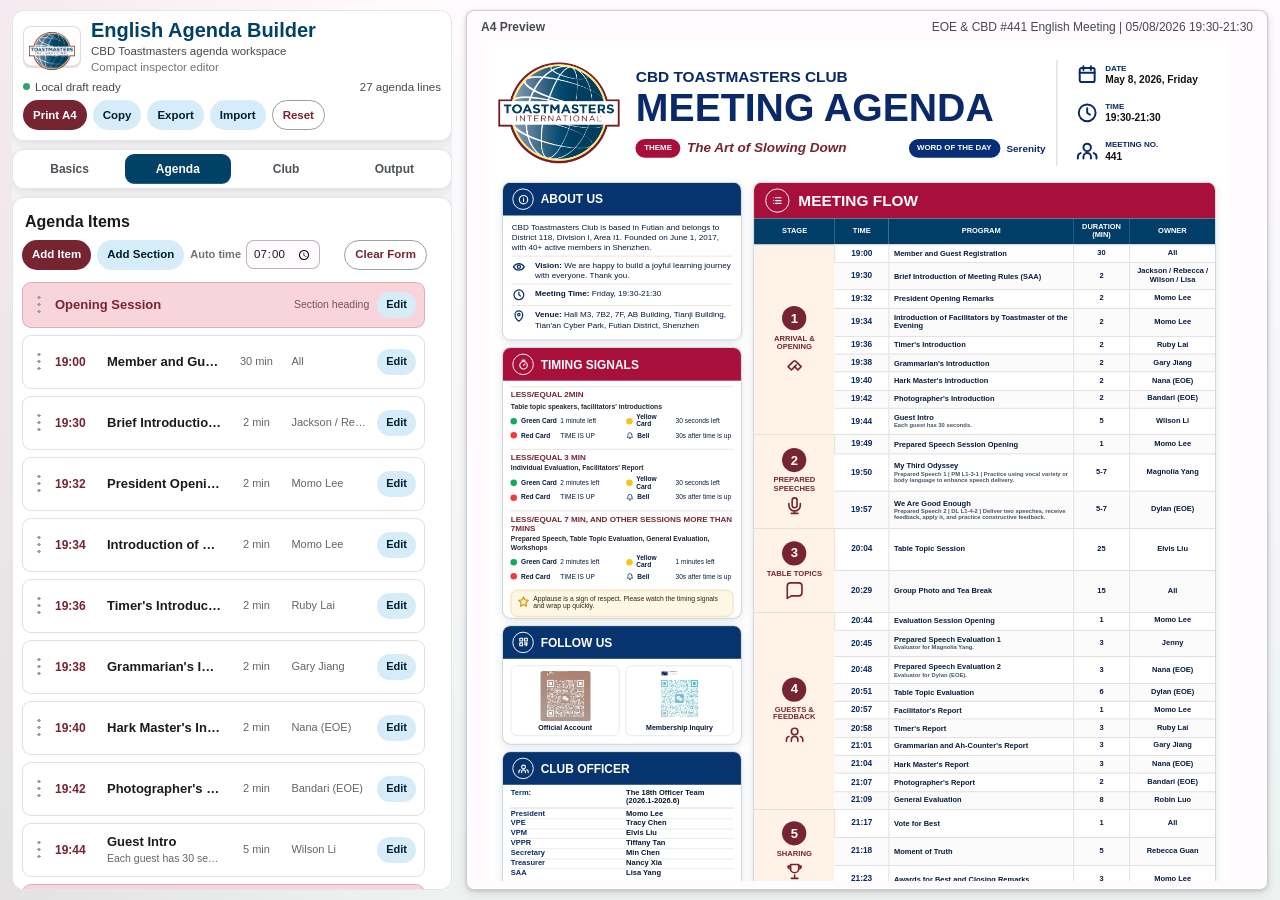
<file: index.html>
<!doctype html>
<html lang="en">
<head>
  <meta charset="utf-8">
  <meta name="viewport" content="width=device-width, initial-scale=1">
  <meta http-equiv="refresh" content="0; url=english_agenda_builder.html">
  <title>English Agenda Builder</title>
  <link rel="canonical" href="english_agenda_builder.html">
</head>
<body>
  <p><a href="english_agenda_builder.html">Open English Agenda Builder</a></p>
</body>
</html>
</file>
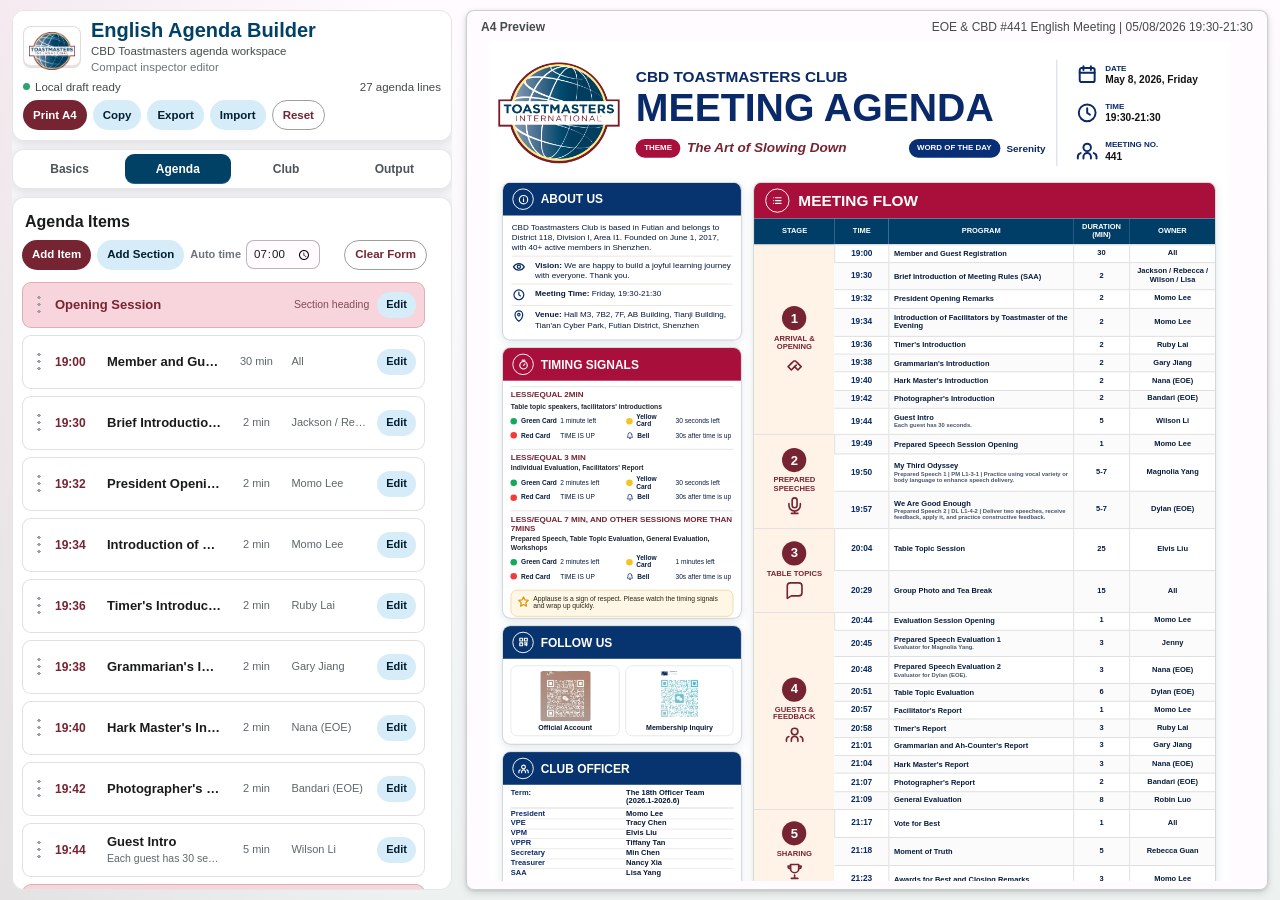
<file: english_agenda_builder.html>
﻿<!doctype html>
<html lang="en">
<head>
  <meta charset="utf-8" />
  <meta name="viewport" content="width=device-width, initial-scale=1" />
  <title>English Agenda Builder</title>
  <link rel="icon" href="data:," />
  <link rel="stylesheet" href="styles/app.css">
  <link rel="stylesheet" href="styles/preview-ref.css">
</head>
<body>
  <main class="app-shell">
    <section class="control-panel" aria-label="Agenda editor">
      <header class="app-header">
        <div class="brand-row">
          <div class="brand-mark" aria-label="Toastmasters International">
            <img src="assets/toastmasters-logo-color-png.png" alt="Toastmasters International logo" />
          </div>
          <div>
            <h1>English Agenda Builder</h1>
            <p class="subtitle">CBD Toastmasters agenda workspace</p>
            <p class="subtitle compact-subtitle">Compact inspector editor</p>
          </div>
        </div>
        <div class="status-row">
          <span class="save-status" id="saveStatus">Local draft ready</span>
          <span class="agenda-count" id="agendaCount">0 lines</span>
        </div>
        <div class="top-actions">
          <button class="btn primary" id="printBtn" type="button">Print A4</button>
          <button class="btn" id="copyBtn" type="button">Copy</button>
          <button class="btn" id="exportBtn" type="button">Export</button>
          <button class="btn" id="importBtn" type="button">Import</button>
          <button class="btn ghost" id="resetBtn" type="button">Reset</button>
          <input class="hidden-input" id="importFile" type="file" accept="application/json,.json" />
        </div>
      </header>

      <nav class="editor-tabs" aria-label="Editor sections">
        <button class="editor-tab" type="button" data-editor-tab="basics" aria-selected="false">Basics</button>
        <button class="editor-tab active" type="button" data-editor-tab="agenda" aria-selected="true">Agenda</button>
        <button class="editor-tab" type="button" data-editor-tab="club" aria-selected="false">Club</button>
        <button class="editor-tab" type="button" data-editor-tab="output" aria-selected="false">Output</button>
      </nav>

      <div class="editor-stack">
        <section class="editor-panel inspector-panel" data-editor-panel="basics" hidden>
          <div class="panel-heading">
            <div>
              <h2>Basics</h2>
              <p>Meeting setup and QR images</p>
            </div>
          </div>
          <div class="section-body">
            <div class="field-grid" id="meetingFields"></div>
            <div class="inspector-card">
              <div class="card-heading">
                <h3>QR Images</h3>
                <span>Click a tile to replace</span>
              </div>
              <div class="qr-tile-grid" id="qrFields"></div>
            </div>
          </div>
        </section>

        <section class="editor-panel inspector-panel" data-editor-panel="agenda">
          <div class="panel-heading agenda-panel-heading">
            <div>
              <h2>Agenda Items</h2>
            </div>
          </div>
          <div class="section-body">
            <div class="agenda-toolbar">
              <div class="action-row">
                <button class="btn primary" id="addItemBtn" type="button">Add Item</button>
                <button class="btn" id="addSectionBtn" type="button">Add Section</button>
                <div class="auto-time-field">
                  <label for="autoTimeStart">Auto time</label>
                  <input class="input" id="autoTimeStart" type="time" data-meeting-field="agendaStartTime" />
                </div>
              </div>
              <button class="btn ghost" id="clearFormBtn" type="button">Clear Form</button>
            </div>

            <div class="selected-editor-card" id="selectedEditorCard" hidden>
              <div class="selected-editor-title">Editing selected item</div>
              <div class="agenda-form-anchor" id="agendaFormAnchor">
                <form class="agenda-form" id="agendaForm">
                  <div class="field-grid">
                    <div class="field">
                      <label for="itemKind">Type</label>
                      <select class="select" id="itemKind">
                        <option value="item">Agenda item</option>
                        <option value="section">Section heading</option>
                      </select>
                    </div>
                    <div class="field">
                      <label for="itemTime">Start</label>
                      <input class="input" id="itemTime" type="time" readonly aria-readonly="true" />
                    </div>
                    <div class="field full">
                      <label for="itemTitle">Program</label>
                      <input class="input" id="itemTitle" autocomplete="off" />
                    </div>
                    <div class="field">
                      <label for="itemDuration">Min</label>
                      <input class="input" id="itemDuration" autocomplete="off" placeholder="5 or 5-7" />
                      <p class="field-warning" id="itemDurationWarning" hidden>Duration should be a number or range, such as 3, 1.5, or 5-7.</p>
                    </div>
                    <div class="field">
                      <label for="itemPerson">Owner</label>
                      <input class="input" id="itemPerson" autocomplete="off" />
                    </div>
                    <div class="field full">
                      <label for="itemDetail">Details</label>
                      <textarea class="textarea" id="itemDetail"></textarea>
                    </div>
                  </div>
                  <div class="action-row">
                    <button class="btn primary" id="saveItemBtn" type="submit">Done</button>
                    <button class="btn" id="duplicateItemBtn" type="button">Duplicate</button>
                    <button class="btn danger" id="deleteItemBtn" type="button">Delete</button>
                  </div>
                </form>
              </div>
            </div>
            <div class="agenda-list" id="agendaList"></div>
          </div>
        </section>

        <section class="editor-panel inspector-panel" data-editor-panel="club" hidden>
          <div class="panel-heading">
            <div>
              <h2>Club</h2>
              <p>Club content and rules</p>
            </div>
          </div>
          <div class="section-body">
            <div class="inspector-card field">
              <div class="card-heading"><h3>About</h3></div>
              <label for="aboutClub">About Intro</label>
              <textarea class="textarea" id="aboutClub" data-field="aboutClub"></textarea>
            </div>
            <div class="inspector-card field">
              <div class="card-heading"><h3>Officers</h3></div>
              <label for="officers">Officer Team</label>
              <textarea class="textarea" id="officers" data-field="officers"></textarea>
            </div>
            <div class="inspector-card field">
              <div class="card-heading">
                <div>
                  <h3>Timing Rules</h3>
                  <p class="editor-hint">Edit each timing signal separately. The agenda preview will update automatically.</p>
                </div>
              </div>
              <div class="timing-rule-cards" id="timingRuleCards"></div>
              <details class="raw-editor-details">
                <summary>Advanced: Raw Timing Rules</summary>
                <label for="timingRules">Pipe-separated timing rules</label>
                <textarea class="textarea" id="timingRules" data-field="timingRules"></textarea>
              </details>
            </div>
            <div class="inspector-card field">
              <div class="card-heading"><h3>Meeting Rules</h3></div>
              <label>Meeting Rules</label>
              <div class="stacked-fields" id="meetingRuleFields"></div>
            </div>
          </div>
        </section>

        <section class="editor-panel inspector-panel" data-editor-panel="output" hidden>
          <div class="panel-heading">
            <div>
              <h2>Output</h2>
              <p>Advanced labels and footer text</p>
            </div>
          </div>
          <div class="section-body">
            <div class="output-groups" id="previewTextFields"></div>
            <div class="inspector-card field">
              <div class="card-heading"><h3>Guest Participation Tags</h3></div>
              <label>Guest Participation Tags</label>
              <div class="stacked-fields" id="guestParticipationFields"></div>
            </div>
          </div>
        </section>
      </div>
    </section>

    <section class="preview-panel" aria-label="A4 preview">
      <div class="preview-toolbar">
        <strong>A4 Preview</strong>
        <span id="previewMeta">Live from local draft</span>
      </div>
      <div class="overflow-warning" id="overflowWarning" role="status" hidden>
        Warning: content exceeds one A4 page. Some content may be clipped when printed.
      </div>
      <div class="preview-stage" id="previewStage">
        <div class="preview-sheet" id="previewSheet">
          <article class="print-page" id="printPage"></article>
        </div>
      </div>
    </section>
  </main>

  <div class="toast" id="toast" role="status" aria-live="polite"></div>

  <script src="scripts/data.js"></script>
  <script src="scripts/storage.js"></script>
  <script src="scripts/render-editor.js"></script>
  <script src="scripts/render-preview.js"></script>
  <script src="scripts/agenda-time.js"></script>
  <script src="scripts/app.js"></script>
</body>
</html>
</file>
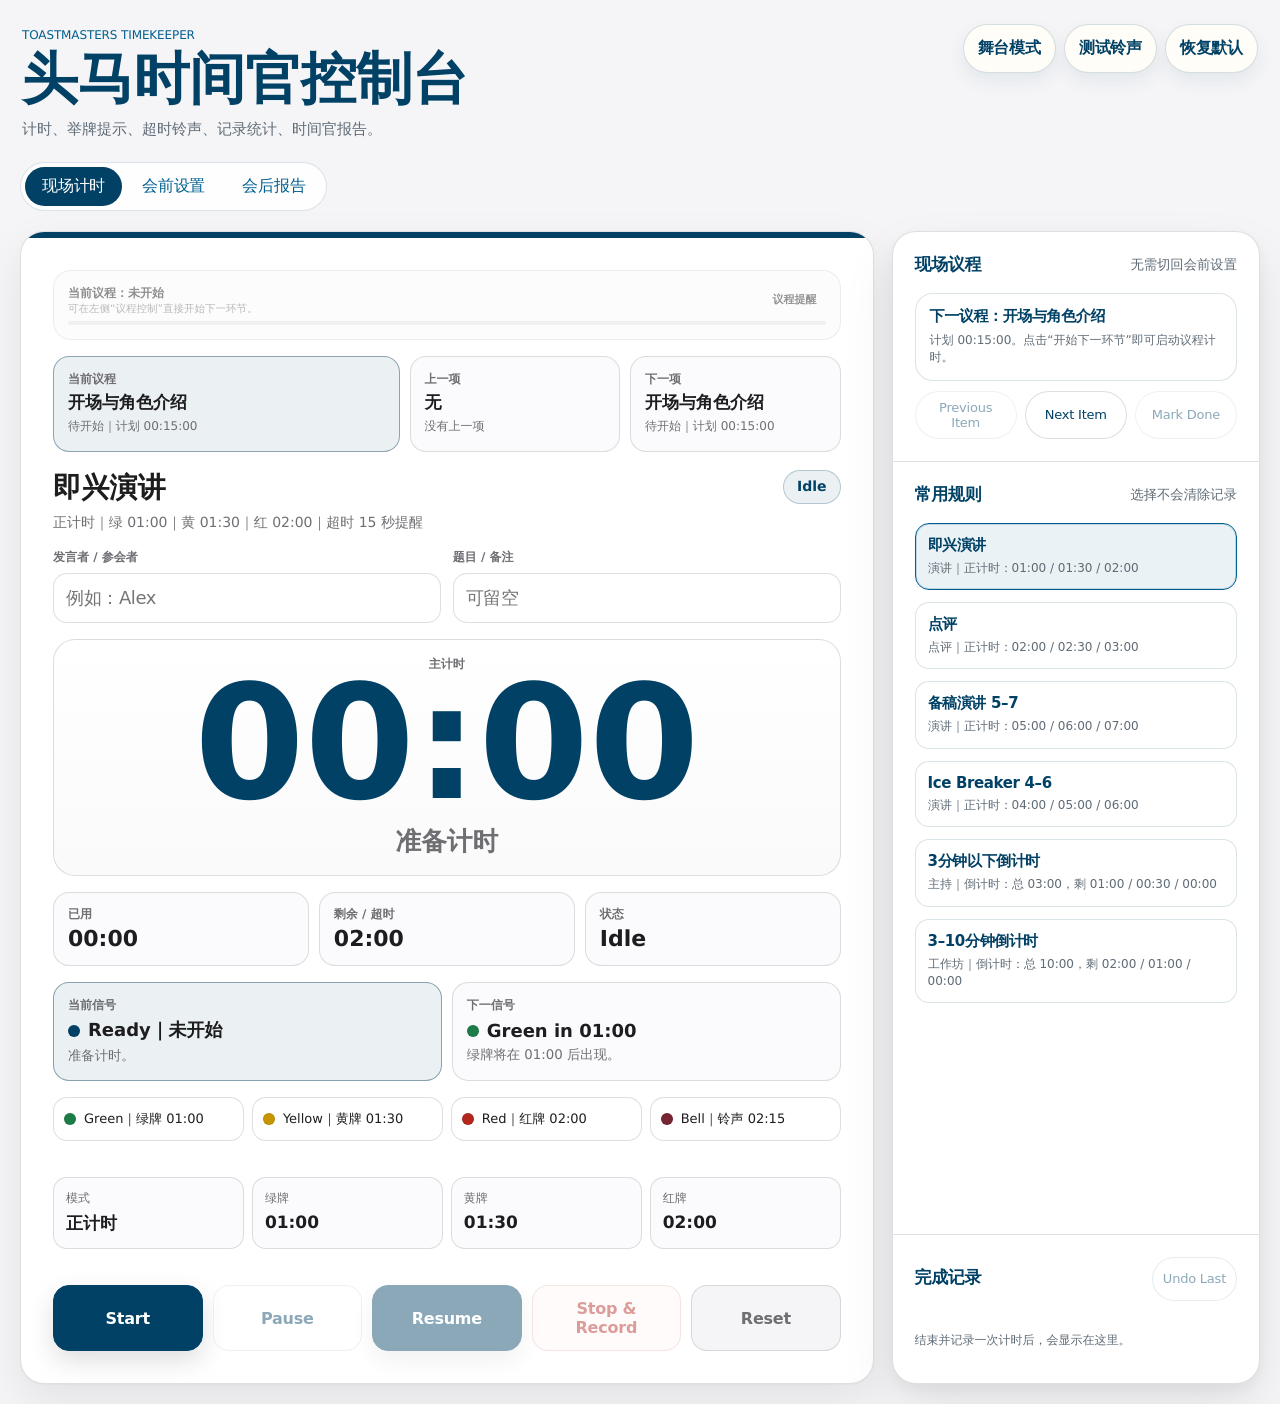
<file: timekeeper.html>
<!DOCTYPE html>
<html lang="zh-CN">
<head>
  <meta charset="UTF-8" />
  <meta name="viewport" content="width=device-width, initial-scale=1.0" />
  <title>头马时间官控制台</title>
  <style>
    :root {
      --tm-navy: #004165;
      --tm-blue: #005f8f;
      --tm-red: #772432;
      --tm-gold: #f2df74;
      --tm-gold-deep: #c8a600;
      --tm-cream: #f7f3ea;
      --tm-paper: #fffdf7;
      --tm-ink: #202124;
      --tm-muted: #5f6b76;
      --tm-line: rgba(0, 65, 101, 0.16);
      --apple-bg: #f5f5f7;
      --apple-surface: rgba(255, 255, 255, 0.78);
      --apple-surface-strong: rgba(255, 255, 255, 0.92);
      --apple-text: #1d1d1f;
      --apple-secondary: #6e6e73;
      --apple-tertiary: #86868b;
      --apple-separator: rgba(60, 60, 67, 0.16);
      --apple-blue: #0066cc;
      --apple-blue-focus: #0071e3;
      --apple-green: #34c759;
      --apple-yellow: #ffcc00;
      --apple-red: #ff3b30;
      --apple-orange: #ff9500;
      --apple-radius-lg: 28px;
      --apple-radius-md: 20px;
      --apple-radius-sm: 14px;
      --apple-shadow-sm: 0 1px 2px rgba(0, 0, 0, 0.04), 0 8px 24px rgba(0, 0, 0, 0.06);
      --apple-shadow-md: 0 6px 18px rgba(0, 0, 0, 0.06), 0 24px 54px rgba(0, 0, 0, 0.08);
      --bg: var(--tm-cream);
      --panel: rgba(255, 253, 247, 0.96);
      --panel-2: rgba(250, 246, 235, 0.94);
      --text: var(--tm-ink);
      --muted: var(--tm-muted);
      --line: var(--tm-line);
      --white-soft: rgba(255, 255, 255, 0.94);
      --blue: var(--tm-navy);
      --green: #16803c;
      --yellow: var(--tm-gold-deep);
      --red: var(--tm-red);
      --orange: #b45309;
      --shadow: 0 18px 48px rgba(0, 65, 101, 0.13);
      --radius: 24px;
    }

    * {
      box-sizing: border-box;
    }

    html, body {
      margin: 0;
      min-height: 100%;
      background:
        radial-gradient(circle at top left, rgba(56, 189, 248, 0.18), transparent 34%),
        radial-gradient(circle at top right, rgba(34, 197, 94, 0.14), transparent 32%),
        linear-gradient(135deg, #020617 0%, #0f172a 48%, #111827 100%);
      color: var(--text);
      font-family: -apple-system, BlinkMacSystemFont, "Segoe UI", "PingFang SC", "Microsoft YaHei", Arial, sans-serif;
    }

    body {
      padding: 20px;
    }

    button, input, select, textarea {
      font: inherit;
    }

    button {
      border: 0;
      cursor: pointer;
      transition: transform 0.16s ease, opacity 0.16s ease, background 0.16s ease, border-color 0.16s ease;
    }

    button:active {
      transform: translateY(1px) scale(0.99);
    }

    button:disabled {
      opacity: 0.45;
      cursor: not-allowed;
    }

    input, select, textarea {
      width: 100%;
      border: 1px solid var(--line);
      border-radius: 14px;
      padding: 11px 12px;
      background: rgba(15, 23, 42, 0.62);
      color: var(--text);
      outline: none;
    }

    input:focus, select:focus, textarea:focus {
      border-color: rgba(56, 189, 248, 0.72);
      box-shadow: 0 0 0 3px rgba(56, 189, 248, 0.14);
    }

    label {
      display: block;
      font-size: 13px;
      color: var(--muted);
      margin-bottom: 7px;
    }

    .app {
      max-width: 1280px;
      margin: 0 auto;
    }

    .topbar {
      display: flex;
      gap: 16px;
      align-items: flex-start;
      justify-content: space-between;
      margin-bottom: 18px;
    }

    .brand h1 {
      margin: 0;
      font-size: clamp(28px, 4vw, 46px);
      letter-spacing: -0.04em;
      line-height: 1;
    }

    .brand p {
      margin: 10px 0 0;
      color: var(--muted);
      font-size: 15px;
    }

    .top-actions {
      display: flex;
      gap: 10px;
      flex-wrap: wrap;
      justify-content: flex-end;
    }

    .layout {
      display: grid;
      grid-template-columns: minmax(310px, 390px) minmax(360px, 1fr);
      gap: 18px;
      align-items: start;
    }

    .panel {
      background: var(--panel);
      backdrop-filter: blur(18px);
      border: 1px solid var(--line);
      border-radius: var(--radius);
      box-shadow: var(--shadow);
      overflow: hidden;
    }

    .panel-section {
      padding: 18px;
      border-bottom: 1px solid var(--line);
    }

    .panel-section:last-child {
      border-bottom: 0;
    }

    .section-title {
      display: flex;
      align-items: center;
      justify-content: space-between;
      gap: 12px;
      margin-bottom: 14px;
    }

    .section-title h2 {
      margin: 0;
      font-size: 17px;
      letter-spacing: -0.01em;
    }

    .section-title small {
      color: var(--muted);
    }

    .field-grid {
      display: grid;
      grid-template-columns: repeat(2, minmax(0, 1fr));
      gap: 12px;
    }

    .field-grid.one {
      grid-template-columns: 1fr;
    }

    .preset-list {
      display: grid;
      grid-template-columns: repeat(2, minmax(0, 1fr));
      gap: 10px;
    }

    .rule-btn {
      min-height: 62px;
      padding: 11px 12px;
      border-radius: 16px;
      border: 1px solid var(--line);
      background: rgba(15, 23, 42, 0.72);
      color: var(--text);
      text-align: left;
    }

    .rule-btn strong {
      display: block;
      font-size: 14px;
      margin-bottom: 5px;
    }

    .rule-btn span {
      display: block;
      color: var(--muted);
      font-size: 12px;
      line-height: 1.35;
    }

    .rule-btn.active {
      border-color: rgba(56, 189, 248, 0.8);
      background: rgba(14, 165, 233, 0.18);
      box-shadow: 0 0 0 3px rgba(56, 189, 248, 0.12) inset;
    }

    .rule-btn.custom {
      border-style: dashed;
    }

    .timer-panel {
      min-height: 560px;
      transition: background 0.22s ease, border-color 0.22s ease;
    }

    .timer-panel.state-idle {
      background: linear-gradient(180deg, rgba(15, 23, 42, 0.88), rgba(30, 41, 59, 0.82));
    }

    .timer-panel.state-before {
      background: linear-gradient(180deg, rgba(15, 23, 42, 0.9), rgba(30, 41, 59, 0.84));
    }

    .timer-panel.state-green {
      background: linear-gradient(180deg, rgba(34, 197, 94, 0.92), rgba(21, 128, 61, 0.9));
      border-color: rgba(187, 247, 208, 0.45);
    }

    .timer-panel.state-yellow {
      background: linear-gradient(180deg, rgba(234, 179, 8, 0.96), rgba(161, 98, 7, 0.92));
      border-color: rgba(254, 240, 138, 0.54);
    }

    .timer-panel.state-red {
      background: linear-gradient(180deg, rgba(239, 68, 68, 0.96), rgba(153, 27, 27, 0.94));
      border-color: rgba(254, 202, 202, 0.58);
    }

    .timer-panel.state-overtime {
      background: linear-gradient(180deg, rgba(239, 68, 68, 0.98), rgba(127, 29, 29, 0.96));
      border-color: rgba(254, 202, 202, 0.68);
      animation: pulseRed 1.2s infinite;
    }

    @keyframes pulseRed {
      0%, 100% { filter: brightness(1); }
      50% { filter: brightness(1.18); }
    }

    @media (prefers-reduced-motion: reduce) {
      *, *::before, *::after {
        animation-duration: 0.001ms !important;
        animation-iteration-count: 1 !important;
        scroll-behavior: auto !important;
        transition-duration: 0.001ms !important;
      }
    }

    .timer-main {
      padding: clamp(20px, 3.2vw, 34px);
      display: flex;
      flex-direction: column;
      min-height: 560px;
    }

    .now-info {
      display: flex;
      align-items: flex-start;
      justify-content: space-between;
      gap: 14px;
      margin-bottom: 22px;
    }

    .now-info h2 {
      margin: 0;
      font-size: 24px;
      letter-spacing: -0.02em;
    }

    .now-info p {
      margin: 7px 0 0;
      color: rgba(248, 250, 252, 0.78);
      font-size: 14px;
    }

    .status-chip {
      white-space: nowrap;
      padding: 8px 12px;
      border-radius: 999px;
      background: rgba(255, 255, 255, 0.16);
      color: var(--white-soft);
      font-weight: 700;
      font-size: 14px;
      border: 1px solid rgba(255, 255, 255, 0.22);
    }

    .time-display-wrap {
      flex: 1;
      display: grid;
      place-items: center;
      text-align: center;
      padding: 16px 0;
    }

    .time-display {
      font-size: clamp(78px, 16vw, 188px);
      font-weight: 900;
      line-height: 0.88;
      letter-spacing: -0.08em;
      font-variant-numeric: tabular-nums;
      text-shadow: 0 18px 48px rgba(0, 0, 0, 0.26);
    }

    .time-subtitle {
      margin-top: 18px;
      font-size: clamp(18px, 3vw, 32px);
      font-weight: 800;
      letter-spacing: -0.02em;
    }

    .rule-summary {
      display: grid;
      grid-template-columns: repeat(4, minmax(0, 1fr));
      gap: 10px;
      margin: 20px 0;
    }

    .summary-item {
      padding: 12px;
      border-radius: 16px;
      background: rgba(255, 255, 255, 0.14);
      border: 1px solid rgba(255, 255, 255, 0.16);
      min-height: 70px;
    }

    .summary-item span {
      display: block;
      font-size: 12px;
      color: rgba(248, 250, 252, 0.76);
      margin-bottom: 6px;
    }

    .summary-item strong {
      display: block;
      font-size: 18px;
      font-variant-numeric: tabular-nums;
    }

    .controls {
      display: grid;
      grid-template-columns: repeat(5, minmax(0, 1fr));
      gap: 10px;
    }

    .btn {
      border-radius: 16px;
      padding: 13px 14px;
      background: rgba(255, 255, 255, 0.16);
      color: var(--text);
      border: 1px solid rgba(255, 255, 255, 0.18);
      font-weight: 800;
    }

    .btn.primary {
      background: #f8fafc;
      color: #0f172a;
    }

    .btn.danger {
      background: rgba(127, 29, 29, 0.85);
      color: #fff;
    }

    .btn.soft {
      background: rgba(15, 23, 42, 0.62);
    }

    .btn.blue {
      background: rgba(14, 165, 233, 0.88);
      color: #f8fafc;
    }

    .inline-actions {
      display: flex;
      gap: 10px;
      flex-wrap: wrap;
    }

    .mini-btn {
      padding: 8px 10px;
      border-radius: 12px;
      background: rgba(255, 255, 255, 0.11);
      color: var(--text);
      border: 1px solid var(--line);
      font-size: 13px;
      font-weight: 700;
    }

    .custom-panel {
      display: none;
      margin-top: 14px;
      padding: 14px;
      border-radius: 18px;
      background: rgba(15, 23, 42, 0.5);
      border: 1px solid var(--line);
    }

    .custom-panel.open {
      display: block;
    }

    .time-inputs {
      display: grid;
      grid-template-columns: 1fr 1fr;
      gap: 8px;
    }

    .time-inputs input {
      text-align: center;
      font-variant-numeric: tabular-nums;
    }

    .helper {
      color: var(--muted);
      font-size: 12px;
      line-height: 1.55;
      margin: 8px 0 0;
    }

    .role-list {
      margin: 0;
      padding-left: 18px;
      color: var(--muted);
      font-size: 13px;
      line-height: 1.65;
    }

    .role-list strong {
      color: var(--text);
    }

    .hidden {
      display: none !important;
    }

    table {
      width: 100%;
      border-collapse: collapse;
    }

    th, td {
      text-align: left;
      padding: 11px 10px;
      border-bottom: 1px solid var(--line);
      font-size: 14px;
      vertical-align: middle;
    }

    th {
      color: var(--muted);
      font-size: 12px;
      font-weight: 700;
    }

    td {
      color: rgba(248, 250, 252, 0.92);
    }

    .table-wrap {
      overflow-x: auto;
    }

    .badge {
      display: inline-flex;
      align-items: center;
      justify-content: center;
      padding: 5px 8px;
      border-radius: 999px;
      font-size: 12px;
      font-weight: 800;
      white-space: nowrap;
    }

    .badge.ok { background: rgba(34, 197, 94, 0.18); color: #86efac; }
    .badge.short { background: rgba(234, 179, 8, 0.18); color: #fde68a; }
    .badge.over { background: rgba(239, 68, 68, 0.2); color: #fecaca; }

    .report-box {
      min-height: 132px;
      resize: vertical;
      line-height: 1.6;
      font-size: 14px;
      white-space: pre-wrap;
    }

    .toast {
      position: fixed;
      left: 50%;
      bottom: 24px;
      transform: translateX(-50%) translateY(20px);
      opacity: 0;
      pointer-events: none;
      padding: 12px 16px;
      border-radius: 999px;
      background: rgba(15, 23, 42, 0.92);
      color: #f8fafc;
      border: 1px solid var(--line);
      box-shadow: var(--shadow);
      transition: opacity 0.22s ease, transform 0.22s ease;
      z-index: 1000;
      font-size: 14px;
    }

    .toast.show {
      opacity: 1;
      transform: translateX(-50%) translateY(0);
    }

    .stage-overlay {
      position: fixed;
      inset: 0;
      z-index: 900;
      display: none;
      color: #fff;
      padding: clamp(20px, 5vw, 54px);
    }

    .stage-overlay.open {
      display: flex;
      flex-direction: column;
    }

    .stage-overlay.state-idle,
    .stage-overlay.state-before {
      background: #020617;
    }

    .stage-overlay.state-green {
      background: #16a34a;
    }

    .stage-overlay.state-yellow {
      background: #ca8a04;
    }

    .stage-overlay.state-red,
    .stage-overlay.state-overtime {
      background: #dc2626;
    }

    .stage-top {
      display: flex;
      justify-content: space-between;
      align-items: flex-start;
      gap: 18px;
    }

    .stage-title {
      font-size: clamp(28px, 5vw, 64px);
      font-weight: 900;
      letter-spacing: -0.04em;
    }

    .stage-rule {
      margin-top: 10px;
      font-size: clamp(16px, 2.2vw, 28px);
      opacity: 0.78;
    }

    .stage-close {
      background: rgba(255, 255, 255, 0.16);
      color: #fff;
      border: 1px solid rgba(255, 255, 255, 0.22);
      border-radius: 999px;
      padding: 12px 16px;
      font-weight: 800;
    }

    .stage-time-wrap {
      flex: 1;
      display: grid;
      place-items: center;
      text-align: center;
    }

    .stage-time {
      font-size: clamp(100px, 24vw, 300px);
      line-height: 0.86;
      font-weight: 950;
      letter-spacing: -0.1em;
      font-variant-numeric: tabular-nums;
      text-shadow: 0 20px 70px rgba(0, 0, 0, 0.3);
    }

    .stage-status {
      margin-top: 28px;
      font-size: clamp(24px, 5vw, 72px);
      font-weight: 900;
    }

    .stage-bottom {
      display: flex;
      align-items: center;
      justify-content: space-between;
      gap: 16px;
      font-size: clamp(14px, 2vw, 24px);
      opacity: 0.84;
    }

    @media (max-width: 960px) {
      body { padding: 14px; }
      .topbar { flex-direction: column; }
      .top-actions { justify-content: flex-start; }
      .layout { grid-template-columns: 1fr; }
      .timer-main { min-height: 480px; }
    }

    @media (max-width: 640px) {
      .field-grid, .preset-list, .rule-summary, .controls {
        grid-template-columns: 1fr;
      }

      .timer-main {
        min-height: 430px;
      }

      .time-display {
        font-size: clamp(70px, 23vw, 120px);
      }

      .now-info {
        flex-direction: column;
      }

      .status-chip {
        align-self: flex-start;
      }
    }

    /* Responsive refinements: desktop + tablet + phone */
    @media (hover: none) and (pointer: coarse) {
      button, .btn, .mini-btn, .rule-btn {
        min-height: 44px;
      }

      input, select, textarea {
        font-size: 16px;
      }
    }

    @media (min-width: 961px) {
      .timer-panel {
        position: sticky;
        top: 20px;
      }
    }

    @media (max-width: 960px) {
      body {
        padding: max(12px, env(safe-area-inset-top)) max(12px, env(safe-area-inset-right)) max(16px, env(safe-area-inset-bottom)) max(12px, env(safe-area-inset-left));
      }

      .timer-panel {
        order: -1;
      }

      .top-actions {
        width: 100%;
      }

      .top-actions .btn {
        flex: 1 1 120px;
      }
    }

    @media (max-width: 760px) {
      .brand h1 {
        font-size: clamp(26px, 8vw, 38px);
      }

      .brand p {
        font-size: 13px;
      }

      .panel-section {
        padding: 14px;
      }

      .timer-main {
        min-height: min(520px, calc(100svh - 128px));
        padding: 18px;
      }

      .time-display-wrap {
        padding: 10px 0;
      }

      .time-display {
        font-size: clamp(76px, 25vw, 150px);
        letter-spacing: -0.09em;
      }

      .time-subtitle {
        margin-top: 12px;
      }

      .rule-summary {
        grid-template-columns: repeat(2, minmax(0, 1fr));
      }

      .summary-item {
        min-height: 58px;
        padding: 10px;
      }

      .summary-item strong {
        font-size: 16px;
      }

      .controls {
        grid-template-columns: repeat(2, minmax(0, 1fr));
      }

      .controls .btn:first-child,
      .controls .btn:nth-child(4) {
        grid-column: 1 / -1;
      }

      .btn {
        padding: 14px 12px;
      }

      .field-grid {
        grid-template-columns: 1fr;
      }

      .preset-list {
        grid-template-columns: repeat(2, minmax(0, 1fr));
      }

      .rule-btn {
        min-height: 72px;
      }

      .section-title {
        align-items: flex-start;
        flex-direction: column;
        gap: 6px;
      }

      .section-title .inline-actions {
        width: 100%;
      }

      .section-title .inline-actions .mini-btn {
        flex: 1 1 130px;
      }
    }

    @media (max-width: 430px) {
      body {
        padding: 10px;
      }

      .topbar {
        gap: 12px;
        margin-bottom: 12px;
      }

      .layout {
        gap: 12px;
      }

      .panel {
        border-radius: 18px;
      }

      .timer-main {
        min-height: min(500px, calc(100svh - 120px));
        padding: 14px;
      }

      .now-info {
        margin-bottom: 8px;
      }

      .now-info h2 {
        font-size: 20px;
      }

      .now-info p {
        font-size: 12px;
        line-height: 1.45;
      }

      .status-chip {
        font-size: 13px;
        padding: 7px 10px;
      }

      .time-display {
        font-size: clamp(72px, 26vw, 116px);
      }

      .time-subtitle {
        font-size: clamp(18px, 6vw, 26px);
      }

      .preset-list {
        grid-template-columns: 1fr;
      }

      .rule-summary {
        grid-template-columns: repeat(2, minmax(0, 1fr));
        gap: 8px;
        margin: 12px 0;
      }

      .summary-item span {
        font-size: 11px;
      }

      .summary-item strong {
        font-size: 15px;
      }

      th, td {
        padding: 10px 8px;
        font-size: 13px;
      }

      .report-box {
        min-height: 160px;
      }
    }

    @media (max-width: 760px) and (orientation: landscape) {
      body {
        padding: 8px;
      }

      .topbar {
        display: none;
      }

      .timer-panel {
        min-height: calc(100svh - 16px);
      }

      .timer-main {
        min-height: calc(100svh - 16px);
        padding: 14px;
      }

      .now-info {
        margin-bottom: 8px;
      }

      .time-display {
        font-size: clamp(82px, 22vw, 176px);
      }

      .rule-summary {
        grid-template-columns: repeat(4, minmax(0, 1fr));
        margin: 10px 0;
      }

      .controls {
        grid-template-columns: repeat(5, minmax(0, 1fr));
      }

      .controls .btn:first-child,
      .controls .btn:nth-child(4) {
        grid-column: auto;
      }
    }

    @media (max-width: 760px) {
      .stage-overlay {
        padding: max(16px, env(safe-area-inset-top)) max(14px, env(safe-area-inset-right)) max(18px, env(safe-area-inset-bottom)) max(14px, env(safe-area-inset-left));
      }

      .stage-top {
        gap: 10px;
      }

      .stage-title {
        font-size: clamp(24px, 8vw, 44px);
      }

      .stage-rule {
        font-size: clamp(14px, 4vw, 22px);
      }

      .stage-close {
        padding: 9px 11px;
        font-size: 13px;
      }

      .stage-time {
        font-size: clamp(92px, 31vw, 210px);
      }

      .stage-status {
        margin-top: 16px;
        font-size: clamp(24px, 8vw, 52px);
      }

      .stage-bottom {
        flex-direction: column;
        align-items: flex-start;
        gap: 6px;
      }
    }

    @media (max-width: 760px) and (orientation: landscape) {
      .stage-overlay {
        padding: 12px 16px;
      }

      .stage-title {
        font-size: clamp(22px, 5vw, 42px);
      }

      .stage-rule {
        margin-top: 4px;
      }

      .stage-time {
        font-size: clamp(96px, 27vw, 230px);
      }

      .stage-status {
        margin-top: 10px;
        font-size: clamp(24px, 6vw, 52px);
      }

      .stage-bottom {
        flex-direction: row;
      }
    }

    /* Toastmasters official-inspired visual theme */
    html, body {
      background:
        radial-gradient(circle at top left, rgba(242, 223, 116, 0.46), transparent 34%),
        radial-gradient(circle at top right, rgba(119, 36, 50, 0.12), transparent 28%),
        linear-gradient(135deg, #f7f3ea 0%, #fffdf7 46%, #eef4f7 100%);
      color: var(--text);
    }

    .brand {
      position: relative;
      padding-left: 18px;
      border-left: 7px solid var(--tm-red);
    }

    .brand::before {
      content: "TOASTMASTERS INTERNATIONAL";
      display: inline-flex;
      margin-bottom: 9px;
      padding: 6px 10px;
      border-radius: 999px;
      background: var(--tm-navy);
      color: #fffdf7;
      font-size: 11px;
      font-weight: 900;
      letter-spacing: 0.12em;
    }

    .brand h1 {
      color: var(--tm-navy);
    }

    .brand p {
      color: var(--tm-muted);
    }

    .panel {
      background: var(--panel);
      border-color: var(--line);
      box-shadow: var(--shadow);
    }

    .panel-section {
      border-bottom-color: rgba(0, 65, 101, 0.12);
    }

    .section-title h2 {
      color: var(--tm-navy);
    }

    .section-title small,
    label,
    .helper {
      color: var(--tm-muted);
    }

    input, select, textarea {
      background: rgba(255, 255, 255, 0.86);
      color: var(--tm-ink);
      border-color: rgba(0, 65, 101, 0.18);
    }

    input:focus, select:focus, textarea:focus {
      border-color: rgba(0, 65, 101, 0.7);
      box-shadow: 0 0 0 3px rgba(0, 65, 101, 0.12);
    }

    .rule-btn {
      background: #fffdf7;
      color: var(--tm-ink);
      border-color: rgba(0, 65, 101, 0.16);
      box-shadow: 0 8px 20px rgba(0, 65, 101, 0.06);
    }

    .rule-btn span {
      color: var(--tm-muted);
    }

    .rule-btn.active {
      border-color: var(--tm-red);
      background: linear-gradient(135deg, rgba(119, 36, 50, 0.08), rgba(242, 223, 116, 0.2));
      box-shadow: 0 0 0 3px rgba(119, 36, 50, 0.08) inset, 0 12px 28px rgba(119, 36, 50, 0.12);
    }

    .custom-panel {
      background: rgba(247, 243, 234, 0.82);
      border-color: rgba(0, 65, 101, 0.16);
    }

    .timer-panel.state-idle,
    .timer-panel.state-before {
      background:
        linear-gradient(180deg, rgba(0, 65, 101, 0.96), rgba(0, 95, 143, 0.92)),
        radial-gradient(circle at top right, rgba(242, 223, 116, 0.32), transparent 40%);
      border-color: rgba(0, 65, 101, 0.28);
      color: #fffdf7;
    }

    .timer-panel.state-green {
      background: linear-gradient(180deg, rgba(22, 128, 60, 0.96), rgba(11, 94, 43, 0.94));
      border-color: rgba(187, 247, 208, 0.48);
      color: #fffdf7;
    }

    .timer-panel.state-yellow {
      background: linear-gradient(180deg, rgba(242, 223, 116, 0.98), rgba(210, 154, 0, 0.94));
      border-color: rgba(120, 86, 0, 0.22);
      color: #1f2937;
    }

    .timer-panel.state-red,
    .timer-panel.state-overtime {
      background: linear-gradient(180deg, rgba(119, 36, 50, 0.98), rgba(86, 21, 34, 0.96));
      border-color: rgba(255, 210, 218, 0.42);
      color: #fffdf7;
    }

    .now-info p {
      color: rgba(255, 253, 247, 0.82);
    }

    .timer-panel.state-yellow .now-info p {
      color: rgba(31, 41, 55, 0.74);
    }

    .status-chip {
      background: rgba(255, 253, 247, 0.18);
      color: currentColor;
      border-color: rgba(255, 253, 247, 0.28);
    }

    .timer-panel.state-yellow .status-chip,
    .timer-panel.state-yellow .summary-item {
      background: rgba(255, 255, 255, 0.3);
      border-color: rgba(31, 41, 55, 0.16);
    }

    .summary-item {
      background: rgba(255, 253, 247, 0.16);
      border-color: rgba(255, 253, 247, 0.2);
    }

    .summary-item span {
      color: rgba(255, 253, 247, 0.76);
    }

    .timer-panel.state-yellow .summary-item span {
      color: rgba(31, 41, 55, 0.66);
    }

    .btn {
      background: rgba(0, 65, 101, 0.1);
      color: var(--tm-navy);
      border-color: rgba(0, 65, 101, 0.16);
    }

    .timer-panel .btn {
      background: rgba(255, 253, 247, 0.16);
      color: currentColor;
      border-color: rgba(255, 253, 247, 0.22);
    }

    .btn.primary,
    .timer-panel .btn.primary {
      background: #fffdf7;
      color: var(--tm-navy);
      box-shadow: 0 10px 26px rgba(0, 0, 0, 0.12);
    }

    .btn.danger,
    .timer-panel .btn.danger {
      background: var(--tm-red);
      color: #fffdf7;
      border-color: rgba(255, 255, 255, 0.18);
    }

    .btn.soft,
    .mini-btn {
      background: #fffdf7;
      color: var(--tm-navy);
      border-color: rgba(0, 65, 101, 0.18);
      box-shadow: 0 8px 18px rgba(0, 65, 101, 0.08);
    }

    .mini-btn:hover,
    .rule-btn:hover,
    .btn.soft:hover {
      border-color: rgba(119, 36, 50, 0.42);
    }

    th {
      color: var(--tm-blue);
      background: rgba(0, 65, 101, 0.04);
    }

    td {
      color: var(--tm-ink);
    }

    th, td {
      border-bottom-color: rgba(0, 65, 101, 0.12);
    }

    .badge.ok { background: rgba(22, 128, 60, 0.13); color: #116632; }
    .badge.short { background: rgba(242, 223, 116, 0.42); color: #7a5500; }
    .badge.over { background: rgba(119, 36, 50, 0.13); color: var(--tm-red); }

    .toast {
      background: var(--tm-navy);
      color: #fffdf7;
      border-color: rgba(242, 223, 116, 0.35);
    }

    .stage-overlay.state-idle,
    .stage-overlay.state-before {
      background: linear-gradient(135deg, var(--tm-navy), var(--tm-blue));
    }

    .stage-overlay.state-green {
      background: #16803c;
    }

    .stage-overlay.state-yellow {
      background: var(--tm-gold);
      color: #1f2937;
    }

    .stage-overlay.state-red,
    .stage-overlay.state-overtime {
      background: var(--tm-red);
    }

    .stage-close {
      background: rgba(255, 253, 247, 0.18);
      color: currentColor;
      border-color: rgba(255, 253, 247, 0.28);
    }

    .stage-overlay.state-yellow .stage-close {
      background: rgba(255, 255, 255, 0.34);
      border-color: rgba(31, 41, 55, 0.18);
    }

    /* App mode tabs */
    .mode-tabs {
      display: flex;
      gap: 10px;
      flex-wrap: wrap;
      margin: -2px 0 18px;
    }

    .mode-tab {
      padding: 10px 16px;
      border-radius: 999px;
      background: rgba(255, 253, 247, 0.82);
      color: var(--tm-navy, #004165);
      border: 1px solid rgba(0, 65, 101, 0.16);
      font-weight: 900;
      box-shadow: 0 8px 18px rgba(0, 65, 101, 0.06);
    }

    .mode-tab.active {
      background: var(--tm-navy, #004165);
      color: #fffdf7;
      border-color: var(--tm-navy, #004165);
    }

    .mode-view {
      display: none;
    }

    body[data-mode="live"] .mode-view.live-view,
    body[data-mode="setup"] .mode-view.setup-view,
    body[data-mode="report"] .mode-view.report-view {
      display: block;
    }

    .live-layout {
      display: grid;
      grid-template-columns: minmax(280px, 360px) minmax(360px, 1fr);
      gap: 18px;
      align-items: start;
    }

    .setup-grid {
      display: grid;
      gap: 18px;
    }

    .setup-two-col {
      display: grid;
      grid-template-columns: minmax(280px, 420px) 1fr;
      gap: 18px;
      align-items: start;
    }

    .compact-note {
      margin-top: 10px;
      color: var(--muted);
      font-size: 12px;
      line-height: 1.55;
    }

    @media (max-width: 960px) {
      .live-layout,
      .setup-two-col {
        grid-template-columns: 1fr;
      }

      .live-layout .timer-panel {
        order: -1;
      }
    }

    @media (max-width: 640px) {
      .mode-tabs {
        position: sticky;
        top: 0;
        z-index: 50;
        padding: 8px 0;
        background: rgba(247, 243, 234, 0.92);
        backdrop-filter: blur(12px);
      }

      .mode-tab {
        flex: 1 1 auto;
        padding: 10px 12px;
        font-size: 13px;
      }
    }

    /* Meeting overall timer V1 */
    .meeting-control {
      margin-bottom: 18px;
    }

    .meeting-control-grid {
      display: grid;
      grid-template-columns: minmax(260px, 340px) 1fr;
      gap: 16px;
      align-items: stretch;
    }

    .meeting-time-form {
      display: grid;
      grid-template-columns: repeat(2, minmax(0, 1fr));
      gap: 12px;
    }

    .meeting-time-form .full {
      grid-column: 1 / -1;
    }

    .meeting-progress-card {
      display: flex;
      flex-direction: column;
      gap: 14px;
      min-width: 0;
    }

    .meeting-status-row {
      display: flex;
      justify-content: space-between;
      align-items: flex-start;
      gap: 12px;
      flex-wrap: wrap;
    }

    .meeting-status-title {
      margin: 0;
      color: var(--tm-navy, var(--blue));
      font-size: 20px;
      letter-spacing: -0.02em;
    }

    .meeting-status-subtitle {
      margin: 6px 0 0;
      color: var(--muted);
      font-size: 13px;
      line-height: 1.45;
    }

    .meeting-status-chip {
      padding: 8px 12px;
      border-radius: 999px;
      font-weight: 900;
      font-size: 13px;
      background: rgba(0, 65, 101, 0.1);
      color: var(--tm-navy, var(--blue));
      border: 1px solid rgba(0, 65, 101, 0.16);
      white-space: nowrap;
    }

    .meeting-status-chip.running {
      background: rgba(22, 128, 60, 0.13);
      color: #116632;
      border-color: rgba(22, 128, 60, 0.22);
    }

    .meeting-status-chip.overtime {
      background: rgba(119, 36, 50, 0.13);
      color: var(--tm-red, var(--red));
      border-color: rgba(119, 36, 50, 0.22);
    }

    .meeting-stats {
      display: grid;
      grid-template-columns: repeat(4, minmax(0, 1fr));
      gap: 10px;
    }

    .meeting-stat {
      padding: 12px;
      border-radius: 16px;
      background: rgba(0, 65, 101, 0.045);
      border: 1px solid rgba(0, 65, 101, 0.12);
      min-height: 72px;
    }

    .meeting-stat span {
      display: block;
      color: var(--muted);
      font-size: 12px;
      margin-bottom: 6px;
    }

    .meeting-stat strong {
      display: block;
      color: var(--tm-ink, var(--text));
      font-size: 18px;
      font-variant-numeric: tabular-nums;
      letter-spacing: -0.02em;
    }

    .meeting-progress-track {
      width: 100%;
      height: 14px;
      border-radius: 999px;
      overflow: hidden;
      background: rgba(0, 65, 101, 0.12);
      border: 1px solid rgba(0, 65, 101, 0.14);
    }

    .meeting-progress-fill {
      height: 100%;
      width: 0%;
      border-radius: inherit;
      background: linear-gradient(90deg, var(--tm-navy, var(--blue)), var(--tm-red, var(--red)));
      transition: width 0.3s ease;
    }

    @media (max-width: 960px) {
      .meeting-control-grid {
        grid-template-columns: 1fr;
      }
    }

    @media (max-width: 640px) {
      .meeting-stats {
        grid-template-columns: repeat(2, minmax(0, 1fr));
      }

      .meeting-time-form {
        grid-template-columns: 1fr;
      }
    }

    /* Timekeeper intro page */
    .role-intro-actions {
      margin-top: 14px;
    }

    .intro-page {
      position: fixed;
      inset: 0;
      z-index: 850;
      display: none;
      overflow-y: auto;
      padding: 20px;
      background:
        radial-gradient(circle at top left, rgba(242, 223, 116, 0.5), transparent 34%),
        radial-gradient(circle at top right, rgba(119, 36, 50, 0.13), transparent 28%),
        linear-gradient(135deg, #f7f3ea 0%, #fffdf7 48%, #eef4f7 100%);
      color: var(--tm-ink, var(--text));
    }

    .intro-page.open {
      display: block;
    }

    .intro-shell {
      max-width: 1080px;
      margin: 0 auto;
    }

    .intro-hero {
      padding: clamp(22px, 4vw, 42px);
      border-radius: 28px;
      background: linear-gradient(135deg, var(--tm-navy, #004165), var(--tm-blue, #005f8f));
      color: #fffdf7;
      box-shadow: var(--shadow);
      margin-bottom: 18px;
    }

    .intro-hero-top {
      display: flex;
      justify-content: space-between;
      align-items: flex-start;
      gap: 16px;
      margin-bottom: 28px;
    }

    .intro-kicker {
      display: inline-flex;
      padding: 6px 10px;
      border-radius: 999px;
      background: rgba(242, 223, 116, 0.18);
      border: 1px solid rgba(242, 223, 116, 0.26);
      color: var(--tm-gold, #f2df74);
      font-size: 12px;
      font-weight: 900;
      letter-spacing: 0.12em;
      margin-bottom: 12px;
    }

    .intro-hero h1 {
      margin: 0;
      font-size: clamp(32px, 6vw, 70px);
      line-height: 0.96;
      letter-spacing: -0.06em;
    }

    .intro-hero p {
      max-width: 820px;
      margin: 16px 0 0;
      color: rgba(255, 253, 247, 0.82);
      font-size: clamp(16px, 2vw, 21px);
      line-height: 1.6;
    }

    .intro-close-btn {
      flex: 0 0 auto;
      border-radius: 999px;
      padding: 11px 15px;
      background: rgba(255, 253, 247, 0.16);
      color: #fffdf7;
      border: 1px solid rgba(255, 253, 247, 0.26);
      font-weight: 900;
    }

    .intro-grid {
      display: grid;
      grid-template-columns: repeat(3, minmax(0, 1fr));
      gap: 14px;
      margin-bottom: 18px;
    }

    .intro-card {
      padding: 18px;
      border-radius: 22px;
      background: rgba(255, 253, 247, 0.96);
      border: 1px solid rgba(0, 65, 101, 0.14);
      box-shadow: 0 12px 34px rgba(0, 65, 101, 0.08);
    }

    .intro-card h2,
    .intro-card h3 {
      margin: 0 0 10px;
      color: var(--tm-navy, #004165);
      letter-spacing: -0.02em;
    }

    .intro-card p,
    .intro-card li {
      color: var(--tm-muted, #667085);
      line-height: 1.65;
      font-size: 14px;
    }

    .intro-card ul {
      margin: 0;
      padding-left: 19px;
    }

    .intro-wide {
      grid-column: 1 / -1;
    }

    .signal-table {
      width: 100%;
      border-collapse: collapse;
      overflow: hidden;
      border-radius: 16px;
      background: #fffdf7;
    }

    .signal-table th,
    .signal-table td {
      color: var(--tm-ink, #263238);
      border-bottom: 1px solid rgba(0, 65, 101, 0.12);
      padding: 12px 10px;
      font-size: 14px;
    }

    .signal-table th {
      color: var(--tm-blue, #005f8f);
      background: rgba(0, 65, 101, 0.05);
    }

    .signal-dot {
      display: inline-flex;
      width: 10px;
      height: 10px;
      border-radius: 50%;
      margin-right: 7px;
      vertical-align: middle;
    }

    .signal-dot.green { background: #16803c; }
    .signal-dot.yellow { background: #d29a00; }
    .signal-dot.red { background: #772432; }

    @media (max-width: 860px) {
      .intro-grid {
        grid-template-columns: 1fr;
      }

      .intro-hero-top {
        flex-direction: column;
      }
    }

    @media (max-width: 520px) {
      .intro-page {
        padding: 10px;
      }

      .intro-hero,
      .intro-card {
        border-radius: 18px;
      }

      .signal-table th,
      .signal-table td {
        font-size: 12px;
        padding: 10px 8px;
      }
    }

    .signal-preview-grid {
      display: grid;
      grid-template-columns: repeat(5, minmax(0, 1fr));
      gap: 10px;
      margin-top: 14px;
    }

    .signal-preview {
      min-height: 118px;
      border-radius: 18px;
      padding: 13px;
      color: #fffdf7;
      display: flex;
      flex-direction: column;
      justify-content: space-between;
      box-shadow: 0 10px 26px rgba(0, 65, 101, 0.1);
    }

    .signal-preview.idle,
    .signal-preview.before {
      background: linear-gradient(135deg, var(--tm-navy, #004165), var(--tm-blue, #005f8f));
    }

    .signal-preview.green {
      background: linear-gradient(135deg, #16803c, #0b5e2b);
    }

    .signal-preview.yellow {
      background: linear-gradient(135deg, var(--tm-gold, #f2df74), #d29a00);
      color: #1f2937;
    }

    .signal-preview.red,
    .signal-preview.overtime {
      background: linear-gradient(135deg, var(--tm-red, #772432), #561522);
    }

    .signal-preview-label {
      font-size: 12px;
      font-weight: 900;
      opacity: 0.86;
    }

    .signal-preview-time {
      font-size: clamp(24px, 3vw, 36px);
      font-weight: 950;
      line-height: 1;
      letter-spacing: -0.06em;
      font-variant-numeric: tabular-nums;
    }

    .signal-preview-text {
      font-size: 12px;
      line-height: 1.35;
      opacity: 0.88;
    }

    .rule-explain-list {
      display: grid;
      gap: 16px;
    }

    .rule-explain-item {
      border-radius: 20px;
      padding: 16px;
      background: rgba(0, 65, 101, 0.04);
      border: 1px solid rgba(0, 65, 101, 0.12);
    }

    .rule-explain-head {
      display: flex;
      justify-content: space-between;
      align-items: flex-start;
      gap: 12px;
      margin-bottom: 8px;
    }

    .rule-explain-head h3 {
      margin: 0;
      color: var(--tm-navy, #004165);
      font-size: 18px;
    }

    .rule-explain-head span {
      flex: 0 0 auto;
      padding: 5px 9px;
      border-radius: 999px;
      background: rgba(119, 36, 50, 0.1);
      color: var(--tm-red, #772432);
      font-size: 12px;
      font-weight: 900;
    }

    @media (max-width: 900px) {
      .signal-preview-grid {
        grid-template-columns: repeat(2, minmax(0, 1fr));
      }
    }

    @media (max-width: 520px) {
      .signal-preview-grid {
        grid-template-columns: 1fr;
      }

      .rule-explain-head {
        flex-direction: column;
      }
    }

    /* Stage mode agenda mini reminder */
    .stage-agenda-mini {
      width: 100%;
      max-width: 980px;
      margin: 0 auto 18px;
      padding: 8px 12px 9px;
      border-radius: 14px;
      background: rgba(255, 253, 247, 0.09);
      border: 1px solid rgba(255, 253, 247, 0.14);
      color: currentColor;
      opacity: 0.7;
    }

    .stage-agenda-mini-top {
      display: flex;
      justify-content: space-between;
      align-items: center;
      gap: 14px;
      margin-bottom: 6px;
    }

    .stage-agenda-mini-title {
      font-size: clamp(13px, 1.6vw, 20px);
      font-weight: 850;
      white-space: nowrap;
      overflow: hidden;
      text-overflow: ellipsis;
      opacity: 0.92;
    }

    .stage-agenda-mini-chip {
      flex: 0 0 auto;
      padding: 4px 9px;
      border-radius: 999px;
      background: rgba(255, 253, 247, 0.14);
      border: 1px solid rgba(255, 253, 247, 0.18);
      font-size: clamp(12px, 1.3vw, 16px);
      font-weight: 850;
      white-space: nowrap;
    }

    .stage-agenda-mini-bar {
      height: 4px;
      border-radius: 999px;
      overflow: hidden;
      background: rgba(255, 253, 247, 0.13);
    }

    .stage-agenda-mini-fill {
      height: 100%;
      width: 0%;
      border-radius: inherit;
      background: rgba(255, 253, 247, 0.74);
      transition: width 0.25s ease;
    }

    .stage-agenda-mini.pending {
      opacity: 0.38;
    }

    .stage-agenda-mini.warning {
      opacity: 0.88;
    }

    .stage-agenda-mini.warning .stage-agenda-mini-chip {
      background: rgba(242, 223, 116, 0.82);
      color: #1f2937;
      border-color: rgba(242, 223, 116, 0.9);
    }

    .stage-agenda-mini.overtime {
      opacity: 0.96;
    }

    .stage-agenda-mini.overtime .stage-agenda-mini-chip {
      background: rgba(255, 255, 255, 0.9);
      color: var(--tm-red, #772432);
      border-color: rgba(255, 255, 255, 0.96);
    }

    .stage-overlay.state-yellow .stage-agenda-mini {
      background: rgba(255, 255, 255, 0.22);
      border-color: rgba(31, 41, 55, 0.14);
    }

    .stage-overlay.state-yellow .stage-agenda-mini-bar {
      background: rgba(31, 41, 55, 0.12);
    }

    .stage-overlay.state-yellow .stage-agenda-mini-fill {
      background: rgba(31, 41, 55, 0.56);
    }

    @media (max-width: 760px) {
      .stage-agenda-mini {
        margin-bottom: 10px;
        padding: 6px 8px 7px;
      }

      .stage-agenda-mini-title {
        max-width: 62vw;
      }
    }

    /* Agenda control V2 */
    .agenda-v2 {
      margin-top: 18px;
      padding-top: 18px;
      border-top: 1px solid rgba(0, 65, 101, 0.12);
    }

    .agenda-form {
      display: grid;
      grid-template-columns: minmax(180px, 1fr) 120px auto auto;
      gap: 10px;
      align-items: end;
      margin-bottom: 14px;
    }

    .agenda-summary {
      display: grid;
      grid-template-columns: repeat(4, minmax(0, 1fr));
      gap: 10px;
      margin-bottom: 14px;
    }

    .agenda-summary-item {
      padding: 11px 12px;
      border-radius: 16px;
      background: rgba(0, 65, 101, 0.045);
      border: 1px solid rgba(0, 65, 101, 0.12);
    }

    .agenda-summary-item span {
      display: block;
      color: var(--muted);
      font-size: 12px;
      margin-bottom: 5px;
    }

    .agenda-summary-item strong {
      display: block;
      color: var(--tm-ink, var(--text));
      font-size: 16px;
      font-variant-numeric: tabular-nums;
    }

    .agenda-table th,
    .agenda-table td {
      white-space: nowrap;
    }

    .agenda-table td.agenda-name-cell {
      white-space: normal;
      min-width: 150px;
    }

    .agenda-status {
      display: inline-flex;
      align-items: center;
      padding: 5px 8px;
      border-radius: 999px;
      font-size: 12px;
      font-weight: 900;
    }

    .agenda-status.pending {
      background: rgba(0, 65, 101, 0.08);
      color: var(--tm-navy, #004165);
    }

    .agenda-status.active {
      background: rgba(242, 223, 116, 0.46);
      color: #7a5500;
    }

    .agenda-status.done {
      background: rgba(22, 128, 60, 0.13);
      color: #116632;
    }

    .agenda-variance.ok {
      color: #116632;
      font-weight: 900;
    }

    .agenda-variance.over {
      color: var(--tm-red, #772432);
      font-weight: 900;
    }

    .agenda-variance.early {
      color: var(--tm-blue, #005f8f);
      font-weight: 900;
    }

    @media (max-width: 760px) {
      .agenda-form {
        grid-template-columns: 1fr;
      }

      .agenda-summary {
        grid-template-columns: repeat(2, minmax(0, 1fr));
      }
    }

    /* Compact agenda timer inside main timer card */
    .agenda-mini {
      margin: -12px -6px 14px;
      padding: 7px 10px 8px;
      border-radius: 14px;
      background: rgba(255, 253, 247, 0.075);
      border: 1px solid rgba(255, 253, 247, 0.12);
      color: currentColor;
      opacity: 0.78;
    }

    .agenda-mini-top {
      display: flex;
      align-items: center;
      justify-content: space-between;
      gap: 10px;
      margin-bottom: 5px;
    }

    .agenda-mini-title {
      font-size: 12px;
      font-weight: 800;
      opacity: 0.94;
      white-space: nowrap;
      overflow: hidden;
      text-overflow: ellipsis;
      max-width: 42ch;
    }

    .agenda-mini-subtitle {
      margin-top: 1px;
      font-size: 10.5px;
      opacity: 0.58;
      line-height: 1.25;
      white-space: nowrap;
      overflow: hidden;
      text-overflow: ellipsis;
    }

    .agenda-mini-chip {
      flex: 0 0 auto;
      padding: 3px 8px;
      border-radius: 999px;
      background: rgba(255, 253, 247, 0.12);
      border: 1px solid rgba(255, 253, 247, 0.14);
      font-size: 11px;
      font-weight: 800;
      white-space: nowrap;
      opacity: 0.9;
    }

    .agenda-mini-bar {
      height: 4px;
      border-radius: 999px;
      overflow: hidden;
      background: rgba(255, 253, 247, 0.13);
    }

    .agenda-mini-fill {
      height: 100%;
      width: 0%;
      border-radius: inherit;
      background: rgba(255, 253, 247, 0.72);
      transition: width 0.25s ease;
    }

    .agenda-mini.pending {
      opacity: 0.52;
    }

    .agenda-mini.warning {
      opacity: 0.92;
    }

    .agenda-mini.warning .agenda-mini-chip {
      background: rgba(242, 223, 116, 0.72);
      color: #1f2937;
      border-color: rgba(242, 223, 116, 0.82);
    }

    .agenda-mini.overtime {
      opacity: 1;
    }

    .agenda-mini.overtime .agenda-mini-chip {
      background: rgba(255, 255, 255, 0.86);
      color: var(--tm-red, #772432);
      border-color: rgba(255, 255, 255, 0.92);
    }

    .timer-panel.state-yellow .agenda-mini {
      background: rgba(255, 255, 255, 0.2);
      border-color: rgba(31, 41, 55, 0.12);
    }

    .timer-panel.state-yellow .agenda-mini-bar {
      background: rgba(31, 41, 55, 0.12);
    }

    .timer-panel.state-yellow .agenda-mini-fill {
      background: rgba(31, 41, 55, 0.56);
    }

    @media (max-width: 640px) {
      .agenda-mini {
        margin: -8px -2px 10px;
        padding: 6px 8px 7px;
      }

      .agenda-mini-title {
        max-width: 24ch;
      }

      .agenda-mini-subtitle {
        display: none;
      }
    }


    /* Visual polish: coordinated page layouts */
    .app {
      max-width: 1220px;
    }

    .topbar {
      align-items: center;
      margin-bottom: 20px;
    }

    .brand h1 {
      font-size: clamp(34px, 4.2vw, 52px);
    }

    .mode-tabs {
      margin: 2px 0 20px;
      padding: 4px;
      width: fit-content;
      border-radius: 999px;
      background: rgba(255, 253, 247, 0.58);
      border: 1px solid rgba(0, 65, 101, 0.1);
      box-shadow: 0 10px 28px rgba(0, 65, 101, 0.06);
    }

    .mode-tab {
      box-shadow: none;
      border-color: transparent;
      background: transparent;
    }

    .mode-tab.active {
      box-shadow: 0 10px 24px rgba(0, 65, 101, 0.16);
    }

    .live-layout {
      grid-template-columns: minmax(320px, 360px) minmax(0, 1fr);
      gap: 20px;
      align-items: stretch;
    }

    .live-layout > .panel {
      height: 100%;
    }

    .live-view .panel,
    .setup-view .panel,
    .report-view .panel {
      border-radius: 24px;
    }

    .live-view aside.panel {
      display: flex;
      flex-direction: column;
      min-height: 642px;
    }

    .live-view aside.panel .panel-section:first-child {
      flex: 0 0 auto;
    }

    .live-view aside.panel .panel-section:nth-child(2) {
      flex: 1 1 auto;
      display: flex;
      flex-direction: column;
    }

    .live-view aside.panel .preset-list {
      flex: 1 1 auto;
      align-content: start;
    }

    .live-view .timer-panel {
      min-height: 642px;
    }

    .live-view .timer-main {
      min-height: 642px;
      padding: clamp(24px, 3vw, 32px);
    }

    .live-view .timer-panel,
    .live-view aside.panel {
      box-shadow: 0 24px 58px rgba(0, 65, 101, 0.16);
    }

    .live-view aside.panel .panel-section {
      padding: 20px;
    }

    .live-view .rule-btn {
      min-height: 86px;
      padding: 14px;
    }

    .live-view .rule-btn strong {
      font-size: 15px;
    }

    .live-view .rule-btn span {
      font-size: 12px;
      line-height: 1.45;
    }

    .compact-note {
      margin-top: auto;
      padding-top: 14px;
    }

    .time-display-wrap {
      min-height: 238px;
    }

    .setup-grid {
      gap: 20px;
    }

    .setup-two-col {
      grid-template-columns: minmax(320px, 420px) minmax(0, 1fr);
      gap: 20px;
      align-items: stretch;
    }

    .setup-two-col > .panel {
      height: 100%;
    }

    .meeting-control {
      margin-bottom: 0;
    }

    .meeting-control-grid {
      grid-template-columns: minmax(280px, 360px) minmax(0, 1fr);
      gap: 18px;
    }

    .meeting-stats,
    .agenda-summary {
      gap: 12px;
    }

    .meeting-stat,
    .agenda-summary-item {
      border-radius: 18px;
      min-height: 76px;
    }

    .agenda-v2 {
      margin-top: 22px;
      padding-top: 22px;
    }

    .agenda-form {
      gap: 12px;
    }

    .report-view .panel-section {
      padding: 22px;
    }

    .report-box {
      min-height: 240px;
      background: rgba(255, 255, 255, 0.76);
    }

    .table-wrap {
      border-radius: 18px;
      border: 1px solid rgba(0, 65, 101, 0.1);
      background: rgba(255, 253, 247, 0.52);
    }

    .table-wrap table th:first-child,
    .table-wrap table td:first-child {
      padding-left: 14px;
    }

    .table-wrap table th:last-child,
    .table-wrap table td:last-child {
      padding-right: 14px;
    }

    @media (max-width: 960px) {
      .app {
        max-width: 760px;
      }

      .mode-tabs {
        width: 100%;
      }

      .live-layout,
      .setup-two-col,
      .meeting-control-grid {
        grid-template-columns: 1fr;
      }

      .live-view aside.panel,
      .live-view .timer-panel,
      .live-view .timer-main {
        min-height: auto;
      }

      .live-layout .timer-panel {
        order: -1;
      }
    }

    @media (max-width: 640px) {
      .mode-tabs {
        width: 100%;
        border-radius: 18px;
      }

      .mode-tab {
        border-radius: 14px;
      }

      .live-view .rule-btn {
        min-height: 76px;
      }

      .time-display-wrap {
        min-height: 190px;
      }

      .report-view .panel-section,
      .live-view aside.panel .panel-section {
        padding: 16px;
      }
    }

    /* Apple-inspired refinement: clarity, deference, depth */
    html, body {
      background:
        radial-gradient(circle at top left, rgba(0, 122, 255, 0.12), transparent 34%),
        radial-gradient(circle at top right, rgba(255, 204, 0, 0.12), transparent 30%),
        linear-gradient(180deg, #fbfbfd 0%, #f5f5f7 46%, #eef3f7 100%);
      color: var(--apple-text);
      -webkit-font-smoothing: antialiased;
      text-rendering: geometricPrecision;
    }

    body {
      padding: clamp(16px, 2.4vw, 28px);
    }

    .app {
      max-width: 1180px;
    }

    .topbar {
      padding: 4px 2px 2px;
      align-items: flex-start;
    }

    .brand {
      border-left: 0;
      padding-left: 0;
    }

    .brand::before {
      background: rgba(0, 65, 101, 0.08);
      color: var(--tm-navy);
      border: 1px solid rgba(0, 65, 101, 0.12);
      letter-spacing: 0.08em;
    }

    .brand h1 {
      color: var(--apple-text);
      font-weight: 800;
      letter-spacing: -0.055em;
    }

    .brand p {
      color: var(--apple-secondary);
      font-size: 15px;
    }

    .panel,
    .intro-card,
    .rule-explain-item {
      background: var(--apple-surface);
      border: 1px solid rgba(255, 255, 255, 0.72);
      box-shadow: var(--apple-shadow-sm);
      backdrop-filter: blur(24px) saturate(1.35);
      -webkit-backdrop-filter: blur(24px) saturate(1.35);
    }

    .panel {
      border-radius: var(--apple-radius-lg);
      overflow: hidden;
    }

    .panel-section {
      padding: 22px;
      border-bottom: 1px solid var(--apple-separator);
    }

    .section-title {
      margin-bottom: 16px;
    }

    .section-title h2,
    .meeting-status-title,
    .intro-card h2,
    .intro-card h3,
    .rule-explain-head h3 {
      color: var(--apple-text);
      font-weight: 750;
      letter-spacing: -0.03em;
    }

    .section-title small,
    label,
    .helper,
    .compact-note,
    .meeting-status-subtitle {
      color: var(--apple-secondary);
    }

    input, select, textarea {
      min-height: 44px;
      border-radius: 13px;
      background: rgba(255, 255, 255, 0.82);
      color: var(--apple-text);
      border: 1px solid rgba(60, 60, 67, 0.18);
      box-shadow: inset 0 1px 0 rgba(255, 255, 255, 0.7);
    }

    input:focus, select:focus, textarea:focus {
      border-color: rgba(0, 122, 255, 0.72);
      box-shadow: 0 0 0 4px rgba(0, 122, 255, 0.14), inset 0 1px 0 rgba(255, 255, 255, 0.7);
    }

    .top-actions {
      gap: 8px;
    }

    .btn,
    .mini-btn,
    .mode-tab,
    .intro-close-btn,
    .stage-close {
      border-radius: 999px;
      font-weight: 700;
      transition: transform 0.16s ease, box-shadow 0.16s ease, background 0.16s ease, opacity 0.16s ease;
    }

    .btn:hover:not(:disabled),
    .mini-btn:hover:not(:disabled),
    .rule-btn:hover:not(:disabled),
    .mode-tab:hover:not(:disabled) {
      transform: translateY(-1px);
    }

    .btn.soft,
    .mini-btn {
      background: rgba(255, 255, 255, 0.76);
      color: var(--tm-navy);
      border: 1px solid rgba(60, 60, 67, 0.14);
      box-shadow: var(--apple-shadow-sm);
    }

    .mode-tabs {
      width: fit-content;
      gap: 3px;
      padding: 4px;
      border-radius: 999px;
      background: rgba(118, 118, 128, 0.12);
      border: 1px solid rgba(60, 60, 67, 0.08);
      box-shadow: none;
    }

    .mode-tab {
      padding: 9px 17px;
      background: transparent;
      color: var(--apple-secondary);
      border: 0;
      box-shadow: none;
    }

    .mode-tab.active {
      background: rgba(255, 255, 255, 0.92);
      color: var(--apple-text);
      border-color: transparent;
      box-shadow: 0 1px 3px rgba(0, 0, 0, 0.08), 0 8px 18px rgba(0, 0, 0, 0.06);
    }

    .live-layout {
      grid-template-columns: minmax(314px, 352px) minmax(0, 1fr);
      gap: 18px;
    }

    .live-view aside.panel,
    .live-view .timer-panel {
      min-height: 620px;
      box-shadow: var(--apple-shadow-md);
    }

    .live-view aside.panel .panel-section {
      padding: 22px;
    }

    .field-grid,
    .preset-list,
    .rule-summary,
    .meeting-stats,
    .agenda-summary {
      gap: 12px;
    }

    .rule-btn {
      min-height: 78px;
      padding: 14px 15px;
      border-radius: 18px;
      background: rgba(255, 255, 255, 0.72);
      color: var(--apple-text);
      border: 1px solid rgba(60, 60, 67, 0.12);
      box-shadow: none;
    }

    .rule-btn strong {
      color: var(--apple-text);
      font-weight: 750;
    }

    .rule-btn span {
      color: var(--apple-secondary);
    }

    .rule-btn.active {
      border-color: rgba(0, 122, 255, 0.48);
      background: rgba(0, 122, 255, 0.09);
      box-shadow: inset 0 0 0 1px rgba(0, 122, 255, 0.12);
    }

    .timer-panel {
      border-radius: 30px;
      overflow: hidden;
      border: 1px solid rgba(255, 255, 255, 0.32);
    }

    .timer-panel.state-idle,
    .timer-panel.state-before {
      background:
        radial-gradient(circle at 50% 26%, rgba(255, 255, 255, 0.08), transparent 34%),
        linear-gradient(180deg, #075577 0%, #006a8f 100%);
      color: #fff;
    }

    .timer-panel.state-green {
      background: linear-gradient(180deg, #34c759 0%, #1f9d46 100%);
      color: #fff;
    }

    .timer-panel.state-yellow {
      background: linear-gradient(180deg, #ffd84d 0%, #ffb800 100%);
      color: #1d1d1f;
    }

    .timer-panel.state-red,
    .timer-panel.state-overtime {
      background: linear-gradient(180deg, #8b2436 0%, #6c1829 100%);
      color: #fff;
    }

    .timer-main {
      min-height: 620px;
      padding: clamp(24px, 3vw, 34px);
    }

    .agenda-mini {
      margin: -10px -2px 16px;
      border-radius: 16px;
      background: rgba(255, 255, 255, 0.08);
      border-color: rgba(255, 255, 255, 0.14);
    }

    .now-info {
      margin-bottom: 18px;
    }

    .now-info h2 {
      font-size: clamp(22px, 2.6vw, 30px);
      font-weight: 780;
    }

    .status-chip {
      padding: 8px 13px;
      border-radius: 999px;
      font-weight: 760;
      background: rgba(255, 255, 255, 0.14);
      border-color: rgba(255, 255, 255, 0.18);
    }

    .time-display-wrap {
      min-height: 250px;
    }

    .time-display {
      font-size: clamp(96px, 15.6vw, 180px);
      font-weight: 850;
      letter-spacing: -0.09em;
      text-shadow: 0 18px 46px rgba(0, 0, 0, 0.22);
    }

    .time-subtitle {
      font-weight: 780;
      letter-spacing: -0.04em;
    }

    .summary-item {
      border-radius: 18px;
      background: rgba(255, 255, 255, 0.14);
      border-color: rgba(255, 255, 255, 0.18);
      min-height: 74px;
    }

    .summary-item strong {
      font-weight: 780;
    }

    .controls {
      gap: 11px;
    }

    .controls .btn {
      min-height: 54px;
      border-radius: 18px;
      font-weight: 760;
    }

    .timer-panel .btn {
      background: rgba(255, 255, 255, 0.14);
      border-color: rgba(255, 255, 255, 0.18);
    }

    .timer-panel .btn.primary {
      background: rgba(255, 255, 255, 0.96);
      color: #004165;
      box-shadow: 0 10px 24px rgba(0, 0, 0, 0.14);
    }

    .timer-panel .btn.danger {
      background: rgba(119, 36, 50, 0.88);
      color: #fff;
    }

    .meeting-stat,
    .agenda-summary-item {
      background: rgba(255, 255, 255, 0.62);
      border: 1px solid rgba(60, 60, 67, 0.1);
      border-radius: 18px;
    }

    .meeting-status-chip,
    .agenda-status,
    .badge {
      border-radius: 999px;
      font-weight: 760;
    }

    .meeting-progress-track,
    .agenda-mini-bar,
    .stage-agenda-mini-bar {
      border: 0;
      background: rgba(60, 60, 67, 0.12);
    }

    .meeting-progress-fill {
      background: linear-gradient(90deg, #007aff, #5ac8fa);
    }

    .agenda-v2 {
      border-top-color: rgba(60, 60, 67, 0.12);
    }

    .table-wrap {
      border-radius: 20px;
      background: rgba(255, 255, 255, 0.52);
      border-color: rgba(60, 60, 67, 0.1);
      overflow: auto;
    }

    th {
      color: var(--apple-secondary);
      background: rgba(118, 118, 128, 0.08);
      font-weight: 760;
    }

    td {
      color: var(--apple-text);
    }

    .report-box {
      border-radius: 20px;
      min-height: 260px;
      background: rgba(255, 255, 255, 0.82);
    }

    .toast {
      background: rgba(29, 29, 31, 0.86);
      color: #fff;
      border: 1px solid rgba(255, 255, 255, 0.18);
      backdrop-filter: blur(18px) saturate(1.2);
      -webkit-backdrop-filter: blur(18px) saturate(1.2);
      box-shadow: 0 12px 34px rgba(0, 0, 0, 0.18);
    }

    .intro-page {
      background:
        radial-gradient(circle at top left, rgba(0, 122, 255, 0.12), transparent 34%),
        linear-gradient(180deg, #fbfbfd 0%, #f5f5f7 100%);
    }

    .intro-hero {
      border-radius: 32px;
      background: linear-gradient(180deg, #075577 0%, #006a8f 100%);
      box-shadow: var(--apple-shadow-md);
    }

    .stage-overlay.state-idle,
    .stage-overlay.state-before {
      background: linear-gradient(180deg, #075577 0%, #006a8f 100%);
    }

    .stage-overlay.state-green {
      background: linear-gradient(180deg, #34c759 0%, #1f9d46 100%);
    }

    .stage-overlay.state-yellow {
      background: linear-gradient(180deg, #ffd84d 0%, #ffb800 100%);
      color: #1d1d1f;
    }

    .stage-overlay.state-red,
    .stage-overlay.state-overtime {
      background: linear-gradient(180deg, #8b2436 0%, #6c1829 100%);
    }

    .stage-time {
      font-weight: 850;
      letter-spacing: -0.11em;
    }

    @media (max-width: 960px) {
      .app {
        max-width: 760px;
      }

      .mode-tabs {
        width: 100%;
      }

      .live-layout,
      .setup-two-col,
      .meeting-control-grid {
        grid-template-columns: 1fr;
      }

      .live-view aside.panel,
      .live-view .timer-panel,
      .live-view .timer-main {
        min-height: auto;
      }
    }

    @media (max-width: 640px) {
      body {
        padding: 12px;
      }

      .topbar {
        gap: 14px;
      }

      .top-actions .btn.soft {
        flex: 1 1 110px;
      }

      .brand h1 {
        font-size: clamp(32px, 10vw, 44px);
      }

      .mode-tabs {
        width: 100%;
        border-radius: 18px;
        background: rgba(118, 118, 128, 0.14);
      }

      .mode-tab {
        flex: 1 1 0;
        padding: 10px 8px;
        font-size: 13px;
      }

      .panel-section {
        padding: 16px;
      }

      .timer-panel {
        border-radius: 26px;
      }

      .timer-main {
        padding: 16px;
        min-height: min(560px, calc(100svh - 112px));
      }

      .time-display-wrap {
        min-height: 200px;
      }

      .time-display {
        font-size: clamp(82px, 28vw, 132px);
      }

      .controls {
        grid-template-columns: repeat(2, minmax(0, 1fr));
      }

      .controls .btn:first-child,
      .controls .btn:nth-child(4) {
        grid-column: 1 / -1;
      }
    }

    /* Apple-inspired functional flow additions */
    .live-agenda-card {
      padding: 13px 14px;
      border-radius: 18px;
      background: rgba(255, 255, 255, 0.62);
      border: 1px solid rgba(60, 60, 67, 0.1);
    }

    .live-agenda-card strong {
      display: block;
      color: var(--apple-text, #1d1d1f);
      font-size: 15px;
      letter-spacing: -0.02em;
      margin-bottom: 5px;
    }

    .live-agenda-card span {
      display: block;
      color: var(--apple-secondary, #6e6e73);
      font-size: 12px;
      line-height: 1.45;
    }

    .live-agenda-actions {
      margin-top: 12px;
    }

    @media (max-width: 640px) {
      .live-agenda-actions .mini-btn {
        flex: 1 1 100%;
      }
    }

    /* Refinement: cleaner setup page alignment */
    .meeting-control > .panel-section > .section-title {
      align-items: flex-start;
      margin-bottom: 18px;
    }

    .meeting-control > .panel-section > .section-title small {
      display: none;
    }

    .meeting-control-grid {
      align-items: center;
      grid-template-columns: minmax(260px, 340px) minmax(0, 1fr);
      gap: 26px;
    }

    .meeting-time-form {
      align-content: start;
    }

    .meeting-time-form .full .helper {
      margin-top: 2px;
      max-width: 320px;
    }

    .meeting-progress-card {
      padding-top: 2px;
    }

    .meeting-status-row {
      align-items: center;
      margin-bottom: 2px;
    }

    .meeting-status-title {
      font-size: 21px;
    }

    .meeting-status-chip {
      min-width: 72px;
      justify-content: center;
      text-align: center;
    }

    .meeting-stats {
      margin-top: 6px;
    }

    .meeting-progress-track {
      margin-top: 2px;
      height: 10px;
    }

    .agenda-v2 > .section-title {
      margin-bottom: 16px;
    }

    .agenda-table .inline-actions {
      flex-wrap: nowrap;
      gap: 8px;
    }

    .agenda-table .mini-btn {
      min-width: 52px;
    }

    @media (max-width: 960px) {
      .meeting-control-grid {
        grid-template-columns: 1fr;
        gap: 18px;
      }

      .meeting-time-form .full .helper {
        max-width: none;
      }
    }

    /* Structural alignment pass: make panels use clean grid baselines */
    .meeting-control > .panel-section {
      display: grid;
      grid-template-columns: minmax(260px, 340px) minmax(0, 1fr);
      column-gap: 28px;
      row-gap: 12px;
      align-items: start;
      padding: 24px 24px 26px;
    }

    .meeting-control > .panel-section > .section-title {
      grid-column: 1;
      grid-row: 1;
      display: block;
      margin: 0;
      padding: 0;
      min-height: 32px;
    }

    .meeting-control > .panel-section > .section-title h2 {
      line-height: 32px;
      margin: 0;
    }

    .meeting-control > .panel-section > .section-title small {
      display: none !important;
    }

    .meeting-control-grid {
      display: contents;
    }

    .meeting-control-grid > div:first-child {
      grid-column: 1;
      grid-row: 2;
      align-self: start;
    }

    .meeting-progress-card {
      grid-column: 2;
      grid-row: 1 / span 2;
      align-self: start;
      gap: 13px;
      padding-top: 0;
    }

    .meeting-status-row {
      min-height: 32px;
      align-items: center;
      margin: 0;
    }

    .meeting-status-title {
      line-height: 32px;
      margin: 0;
      font-size: 21px;
    }

    .meeting-status-subtitle {
      margin-top: 2px;
    }

    .meeting-time-form {
      margin-top: 10px;
      gap: 12px;
    }

    .meeting-time-form .full .helper {
      margin-top: 4px;
      max-width: 310px;
    }

    .meeting-stats {
      margin-top: 0;
      align-items: stretch;
    }

    .meeting-stat {
      min-height: 72px;
      display: flex;
      flex-direction: column;
      justify-content: center;
    }

    .meeting-progress-track {
      margin-top: 0;
    }

    .agenda-v2 {
      grid-column: 1 / -1;
      margin-top: 22px;
      padding-top: 24px;
    }

    .setup-view .section-title {
      align-items: center;
      flex-direction: row;
      min-height: 32px;
    }

    .setup-view .section-title h2 {
      line-height: 32px;
    }

    .setup-view .section-title small:empty {
      display: none;
    }

    .agenda-v2 > .section-title {
      margin-bottom: 16px;
      display: flex;
      align-items: center;
      justify-content: flex-start;
    }

    .agenda-v2 > .section-title small {
      display: none !important;
    }

    .agenda-form {
      align-items: end;
    }

    .agenda-table td:last-child,
    .agenda-table th:last-child {
      width: 128px;
      text-align: left;
    }

    .agenda-table .inline-actions {
      justify-content: flex-start;
    }

    @media (max-width: 960px) {
      .meeting-control > .panel-section {
        display: block;
        padding: 18px;
      }

      .meeting-control-grid {
        display: grid;
        grid-template-columns: 1fr;
        gap: 18px;
      }

      .meeting-progress-card {
        grid-column: auto;
        grid-row: auto;
        margin-top: 18px;
      }

      .meeting-time-form .full .helper {
        max-width: none;
      }

      .agenda-v2 {
        margin-top: 22px;
      }
    }

    /* Final Toastmasters identity layer: official-inspired color + typography */
    html, body {
      background:
        radial-gradient(circle at 8% 4%, rgba(242, 223, 116, 0.36), transparent 28%),
        radial-gradient(circle at 92% 2%, rgba(119, 36, 50, 0.10), transparent 26%),
        linear-gradient(135deg, #f7f3ea 0%, #fffdf7 45%, #eef5f7 100%);
      color: var(--tm-ink);
      font-family: "Avenir Next", Avenir, "Segoe UI", "PingFang SC", "Microsoft YaHei", Arial, sans-serif;
    }

    .brand {
      position: relative;
      padding-left: 18px;
      border-left: 7px solid var(--tm-red);
    }

    .brand::before {
      content: "TOASTMASTERS INTERNATIONAL";
      display: inline-flex;
      margin-bottom: 9px;
      padding: 6px 11px;
      border-radius: 999px;
      background: var(--tm-navy);
      color: var(--tm-paper);
      border: 0;
      font-size: 11px;
      font-weight: 900;
      letter-spacing: 0.13em;
    }

    .brand h1 {
      color: var(--tm-navy);
      font-weight: 900;
      letter-spacing: -0.045em;
    }

    .brand p {
      color: var(--tm-muted);
      font-weight: 500;
    }

    .panel,
    .intro-card,
    .rule-explain-item {
      background: var(--panel);
      border: 1px solid rgba(0, 65, 101, 0.13);
      box-shadow: var(--shadow);
      backdrop-filter: blur(14px);
      -webkit-backdrop-filter: blur(14px);
    }

    .panel-section {
      border-bottom-color: rgba(0, 65, 101, 0.12);
    }

    .section-title h2,
    .meeting-status-title,
    .intro-card h2,
    .intro-card h3,
    .rule-explain-head h3 {
      color: var(--tm-navy);
      font-weight: 850;
      letter-spacing: -0.018em;
    }

    .section-title small,
    label,
    .helper,
    .compact-note,
    .meeting-status-subtitle {
      color: var(--tm-muted);
    }

    input, select, textarea {
      background: rgba(255, 255, 255, 0.88);
      color: var(--tm-ink);
      border: 1px solid rgba(0, 65, 101, 0.18);
      box-shadow: none;
    }

    input:focus, select:focus, textarea:focus {
      border-color: rgba(0, 65, 101, 0.72);
      box-shadow: 0 0 0 4px rgba(0, 65, 101, 0.10);
    }

    .mode-tabs {
      background: rgba(0, 65, 101, 0.08);
      border: 1px solid rgba(0, 65, 101, 0.12);
      box-shadow: none;
    }

    .mode-tab {
      color: var(--tm-navy);
      font-weight: 850;
      background: transparent;
    }

    .mode-tab.active {
      background: var(--tm-navy);
      color: var(--tm-paper);
      box-shadow: 0 10px 24px rgba(0, 65, 101, 0.22);
    }

    .btn.soft,
    .mini-btn {
      background: var(--tm-paper);
      color: var(--tm-navy);
      border: 1px solid rgba(0, 65, 101, 0.16);
      box-shadow: 0 8px 18px rgba(0, 65, 101, 0.08);
      font-weight: 850;
    }

    .btn.soft:hover,
    .mini-btn:hover,
    .rule-btn:hover {
      border-color: rgba(119, 36, 50, 0.42);
    }

    .rule-btn,
    .live-agenda-card {
      background: var(--tm-paper);
      color: var(--tm-ink);
      border: 1px solid rgba(0, 65, 101, 0.15);
      box-shadow: none;
    }

    .rule-btn strong,
    .live-agenda-card strong {
      color: var(--tm-ink);
      font-weight: 850;
    }

    .rule-btn span,
    .live-agenda-card span {
      color: var(--tm-muted);
    }

    .rule-btn.active {
      border-color: var(--tm-red);
      background: linear-gradient(135deg, rgba(119, 36, 50, 0.08), rgba(242, 223, 116, 0.24));
      box-shadow: inset 0 0 0 2px rgba(119, 36, 50, 0.08);
    }

    .timer-panel.state-idle,
    .timer-panel.state-before {
      background:
        radial-gradient(circle at 72% 12%, rgba(242, 223, 116, 0.22), transparent 34%),
        linear-gradient(180deg, var(--tm-navy) 0%, var(--tm-blue) 100%);
      color: var(--tm-paper);
      border-color: rgba(0, 65, 101, 0.28);
    }

    .timer-panel.state-green {
      background: linear-gradient(180deg, #16803c 0%, #0b5e2b 100%);
      color: var(--tm-paper);
      border-color: rgba(187, 247, 208, 0.44);
    }

    .timer-panel.state-yellow {
      background: linear-gradient(180deg, #f2df74 0%, #d0a900 100%);
      color: #202124;
      border-color: rgba(120, 86, 0, 0.24);
    }

    .timer-panel.state-red,
    .timer-panel.state-overtime {
      background: linear-gradient(180deg, var(--tm-red) 0%, #561522 100%);
      color: var(--tm-paper);
      border-color: rgba(255, 210, 218, 0.38);
    }

    .now-info h2,
    .time-subtitle,
    .stage-title,
    .stage-status {
      font-weight: 900;
      letter-spacing: -0.035em;
    }

    .time-display,
    .stage-time {
      font-family: "Avenir Next", Avenir, "Segoe UI", Arial, sans-serif;
      font-weight: 950;
      letter-spacing: -0.105em;
      color: currentColor;
    }

    .status-chip,
    .agenda-mini-chip,
    .stage-agenda-mini-chip {
      font-weight: 850;
    }

    .summary-item,
    .agenda-mini,
    .stage-agenda-mini {
      background: rgba(255, 253, 247, 0.15);
      border-color: rgba(255, 253, 247, 0.20);
    }

    .timer-panel.state-yellow .summary-item,
    .timer-panel.state-yellow .agenda-mini {
      background: rgba(255, 255, 255, 0.28);
      border-color: rgba(31, 41, 55, 0.14);
    }

    .timer-panel .btn {
      background: rgba(255, 253, 247, 0.16);
      color: currentColor;
      border-color: rgba(255, 253, 247, 0.22);
    }

    .timer-panel .btn.primary {
      background: var(--tm-paper);
      color: var(--tm-navy);
      box-shadow: 0 10px 26px rgba(0, 0, 0, 0.13);
    }

    .timer-panel .btn.danger {
      background: var(--tm-red);
      color: var(--tm-paper);
      border-color: rgba(255, 255, 255, 0.18);
    }

    .meeting-stat,
    .agenda-summary-item {
      background: rgba(255, 253, 247, 0.82);
      border: 1px solid rgba(0, 65, 101, 0.12);
    }

    .meeting-stat span,
    .agenda-summary-item span {
      color: var(--tm-muted);
      font-weight: 600;
    }

    .meeting-stat strong,
    .agenda-summary-item strong {
      color: var(--tm-ink);
      font-weight: 850;
    }

    .meeting-status-chip,
    .agenda-status,
    .badge {
      font-weight: 850;
    }

    .meeting-progress-fill {
      background: linear-gradient(90deg, var(--tm-navy), var(--tm-blue), var(--tm-gold));
    }

    .table-wrap {
      background: rgba(255, 253, 247, 0.66);
      border: 1px solid rgba(0, 65, 101, 0.11);
    }

    th {
      color: var(--tm-blue);
      background: rgba(0, 65, 101, 0.055);
      font-weight: 850;
    }

    td {
      color: var(--tm-ink);
    }

    th, td {
      border-bottom-color: rgba(0, 65, 101, 0.11);
    }

    .badge.ok { background: rgba(22, 128, 60, 0.13); color: #116632; }
    .badge.short { background: rgba(242, 223, 116, 0.46); color: #7a5500; }
    .badge.over { background: rgba(119, 36, 50, 0.13); color: var(--tm-red); }

    .report-box {
      background: rgba(255, 253, 247, 0.88);
      color: var(--tm-ink);
    }

    .toast {
      background: var(--tm-navy);
      color: var(--tm-paper);
      border-color: rgba(242, 223, 116, 0.32);
    }

    .intro-page {
      background:
        radial-gradient(circle at 8% 4%, rgba(242, 223, 116, 0.38), transparent 28%),
        radial-gradient(circle at 92% 2%, rgba(119, 36, 50, 0.10), transparent 26%),
        linear-gradient(135deg, #f7f3ea 0%, #fffdf7 48%, #eef5f7 100%);
    }

    .intro-hero {
      background: linear-gradient(135deg, var(--tm-navy), var(--tm-blue));
      color: var(--tm-paper);
    }

    .intro-kicker {
      background: rgba(242, 223, 116, 0.18);
      color: var(--tm-gold);
      border-color: rgba(242, 223, 116, 0.30);
    }

    .stage-overlay.state-idle,
    .stage-overlay.state-before {
      background:
        radial-gradient(circle at 72% 12%, rgba(242, 223, 116, 0.22), transparent 34%),
        linear-gradient(180deg, var(--tm-navy) 0%, var(--tm-blue) 100%);
    }

    .stage-overlay.state-green { background: linear-gradient(180deg, #16803c 0%, #0b5e2b 100%); }
    .stage-overlay.state-yellow { background: linear-gradient(180deg, #f2df74 0%, #d0a900 100%); color: #202124; }
    .stage-overlay.state-red,
    .stage-overlay.state-overtime { background: linear-gradient(180deg, var(--tm-red) 0%, #561522 100%); }

    /* Agenda destructive action */
    .danger-mini {
      color: var(--tm-red, #772432) !important;
      border-color: rgba(119, 36, 50, 0.24) !important;
      background: rgba(119, 36, 50, 0.06) !important;
    }

    .danger-mini:hover:not(:disabled) {
      background: rgba(119, 36, 50, 0.12) !important;
    }

    .agenda-table td:last-child,
    .agenda-table th:last-child {
      width: 190px;
    }

    /* Apple-inspired Toastmasters blue-white control console layer */
    html, body {
      background:
        linear-gradient(180deg, #f7fbff 0%, #ffffff 42%, #eef5f8 100%);
      color: var(--tm-ink);
      font-family: "SF Pro Text", system-ui, -apple-system, BlinkMacSystemFont, "Segoe UI", "PingFang SC", "Microsoft YaHei", Arial, sans-serif;
      -webkit-font-smoothing: antialiased;
      text-rendering: geometricPrecision;
    }

    body {
      padding: 20px;
    }

    .app {
      max-width: 1440px;
    }

    .brand {
      border-left: 0;
      padding-left: 0;
    }

    .brand::before {
      content: "TOASTMASTERS TIMEKEEPER";
      background: transparent;
      color: var(--tm-blue);
      padding: 0;
      margin-bottom: 8px;
      border-radius: 0;
      letter-spacing: -0.12px;
      font-size: 12px;
      font-weight: 400;
    }

    .brand h1 {
      color: var(--tm-navy);
      font-family: "SF Pro Display", system-ui, -apple-system, BlinkMacSystemFont, "Segoe UI", sans-serif;
      font-size: clamp(34px, 4.8vw, 56px);
      font-weight: 600;
      line-height: 1.07;
      letter-spacing: -0.28px;
    }

    .brand p,
    .section-title small,
    label,
    .helper,
    .compact-note {
      color: var(--tm-muted);
    }

    .panel,
    .intro-card,
    .rule-explain-item,
    .meeting-progress-card,
    .meeting-stat,
    .agenda-summary-item,
    .table-wrap {
      background: rgba(255, 255, 255, 0.82);
      border: 1px solid rgba(0, 65, 101, 0.14);
      box-shadow: none;
      backdrop-filter: saturate(180%) blur(20px);
      -webkit-backdrop-filter: saturate(180%) blur(20px);
    }

    .panel,
    .intro-card,
    .rule-explain-item {
      border-radius: 18px;
    }

    .panel-section {
      border-bottom-color: var(--apple-separator);
    }

    input, select, textarea {
      background: #fff;
      color: var(--tm-ink);
      border-color: rgba(0, 65, 101, 0.14);
      border-radius: 12px;
      box-shadow: none;
      font-size: 17px;
      line-height: 1.47;
      letter-spacing: -0.374px;
    }

    input:focus, select:focus, textarea:focus,
    button:focus-visible {
      outline: 2px solid var(--tm-blue);
      outline-offset: 2px;
      border-color: var(--tm-blue);
      box-shadow: none;
    }

    .mode-tabs {
      background: rgba(255, 255, 255, 0.86);
      border: 1px solid rgba(0, 65, 101, 0.14);
      border-radius: 999px;
      box-shadow: none;
      backdrop-filter: saturate(180%) blur(20px);
      -webkit-backdrop-filter: saturate(180%) blur(20px);
    }

    .mode-tab {
      color: var(--tm-blue);
      border-radius: 999px;
      font-weight: 400;
      letter-spacing: -0.224px;
    }

    .mode-tab.active {
      background: var(--tm-navy);
      color: #fff;
      box-shadow: none;
    }

    .btn,
    .mini-btn {
      min-height: 44px;
      border-radius: 999px;
      background: #fff;
      color: var(--tm-navy);
      border: 1px solid rgba(0, 65, 101, 0.22);
      box-shadow: none;
      font-weight: 400;
      letter-spacing: -0.224px;
    }

    .btn:active,
    .mini-btn:active,
    .rule-btn:active {
      transform: scale(0.95);
    }

    .btn.primary,
    .mini-btn:first-child {
      background: var(--tm-navy);
      color: #fff;
      border-color: var(--tm-navy);
    }

    .btn.danger,
    .danger-mini {
      background: #fff !important;
      color: var(--tm-red) !important;
      border-color: rgba(255, 59, 48, 0.24) !important;
    }

    .rule-btn,
    .live-agenda-card {
      background: #fff;
      border: 1px solid rgba(0, 65, 101, 0.14);
      color: var(--tm-ink);
      border-radius: 18px;
      box-shadow: none;
    }

    .rule-btn strong,
    .live-agenda-card strong,
    .section-title h2,
    .meeting-status-title,
    .intro-card h2,
    .intro-card h3,
    .rule-explain-head h3 {
      color: var(--tm-navy);
      font-weight: 600;
      letter-spacing: -0.374px;
    }

    .rule-btn span,
    .live-agenda-card span {
      color: var(--tm-muted);
    }

    .rule-btn.active {
      border-color: var(--tm-blue);
      background: rgba(0, 95, 143, 0.08);
      box-shadow: inset 0 0 0 1px rgba(0, 95, 143, 0.18);
    }

    .timer-panel {
      border-radius: 28px;
      box-shadow: none;
    }

    .timer-panel.state-idle,
    .timer-panel.state-before {
      background:
        radial-gradient(circle at 72% 12%, rgba(242, 223, 116, 0.14), transparent 34%),
        linear-gradient(180deg, var(--tm-navy) 0%, var(--tm-blue) 100%);
      color: #fff;
      border-color: rgba(0, 65, 101, 0.28);
    }

    .timer-panel.state-green {
      background: #16803c;
      color: #fff;
      border-color: #16803c;
    }

    .timer-panel.state-yellow {
      background: var(--tm-gold);
      color: var(--tm-ink);
      border-color: var(--tm-gold);
    }

    .timer-panel.state-red,
    .timer-panel.state-overtime {
      background: var(--tm-red);
      color: #fff;
      border-color: var(--tm-red);
    }

    .time-display,
    .stage-time {
      font-family: "SF Pro Display", system-ui, -apple-system, BlinkMacSystemFont, "Segoe UI", sans-serif;
      font-weight: 600;
      letter-spacing: -0.28px;
    }

    .status-chip,
    .agenda-mini,
    .stage-agenda-mini,
    .summary-item {
      background: rgba(255, 255, 255, 0.14);
      border-color: rgba(255, 255, 255, 0.22);
      box-shadow: none;
    }

    .timer-panel.state-yellow .status-chip,
    .timer-panel.state-yellow .agenda-mini,
    .timer-panel.state-yellow .summary-item {
      background: rgba(255, 255, 255, 0.36);
      border-color: rgba(0, 0, 0, 0.12);
    }

    .timer-panel .btn {
      background: rgba(255, 255, 255, 0.14);
      color: currentColor;
      border-color: rgba(255, 255, 255, 0.24);
    }

    .timer-panel .btn.primary {
      background: #fff;
      color: var(--tm-navy);
      border-color: #fff;
    }

    .timer-panel .btn.danger {
      background: rgba(255, 255, 255, 0.14);
      color: currentColor;
      border-color: rgba(255, 255, 255, 0.24);
    }

    .meeting-progress-fill,
    .agenda-mini-fill,
    .stage-agenda-mini-fill {
      background: var(--tm-blue);
    }

    .stage-overlay.state-idle,
    .stage-overlay.state-before {
      background:
        radial-gradient(circle at 72% 12%, rgba(242, 223, 116, 0.14), transparent 34%),
        linear-gradient(180deg, var(--tm-navy) 0%, var(--tm-blue) 100%);
    }

    .stage-overlay.state-green { background: #16803c; }
    .stage-overlay.state-yellow { background: var(--tm-gold); color: var(--tm-ink); }
    .stage-overlay.state-red,
    .stage-overlay.state-overtime { background: var(--tm-red); }

    .stage-close,
    .intro-close-btn {
      border-radius: 999px;
      box-shadow: none;
    }

    /* Final live-control workspace layer */
    :root {
      --live-bg: #f5f5f7;
      --live-card: #ffffff;
      --live-card-subtle: #fbfbfd;
      --live-text: #1d1d1f;
      --live-muted: #6e6e73;
      --live-line: rgba(60, 60, 67, 0.16);
      --live-primary: #004165;
      --live-accent: #772432;
      --signal-green: #1d7d48;
      --signal-yellow: #c79500;
      --signal-red: #b3261e;
      --signal-bell: #772432;
    }

    html,
    body {
      background: var(--live-bg);
      color: var(--live-text);
    }

    .app {
      max-width: 1480px;
    }

    .live-workspace {
      display: grid;
      grid-template-columns: minmax(0, 1.9fr) minmax(320px, 0.82fr);
      gap: 18px;
      align-items: start;
    }

    .live-workspace .timer-panel {
      --state-color: var(--live-primary);
      --state-tint: rgba(0, 65, 101, 0.08);
      background: var(--live-card) !important;
      color: var(--live-text) !important;
      border: 1px solid var(--live-line) !important;
      box-shadow: 0 1px 2px rgba(0, 0, 0, 0.04), 0 18px 46px rgba(0, 0, 0, 0.08);
      overflow: hidden;
    }

    .live-workspace .timer-panel::before {
      content: "";
      display: block;
      height: 6px;
      background: var(--state-color);
    }

    .live-workspace .timer-panel.state-green {
      --state-color: var(--signal-green);
      --state-tint: rgba(29, 125, 72, 0.1);
    }

    .live-workspace .timer-panel.state-yellow {
      --state-color: var(--signal-yellow);
      --state-tint: rgba(199, 149, 0, 0.13);
    }

    .live-workspace .timer-panel.state-red {
      --state-color: var(--signal-red);
      --state-tint: rgba(179, 38, 30, 0.11);
    }

    .live-workspace .timer-panel.state-overtime {
      --state-color: var(--signal-bell);
      --state-tint: rgba(119, 36, 50, 0.12);
    }

    .live-timer-main {
      min-height: 0;
      padding: clamp(18px, 2.4vw, 30px);
      gap: 16px;
    }

    .live-agenda-strip,
    .live-context-card,
    .signal-card,
    .live-time-metrics > div,
    .live-record-item {
      background: var(--live-card-subtle);
      border: 1px solid var(--live-line);
      box-shadow: none;
    }

    .live-agenda-strip {
      border-radius: 18px;
      padding: 14px;
      margin: 0;
    }

    .live-context-grid {
      display: grid;
      grid-template-columns: minmax(0, 1.35fr) repeat(2, minmax(0, 0.82fr));
      gap: 10px;
    }

    .live-context-card {
      min-height: 96px;
      border-radius: 16px;
      padding: 14px;
      display: grid;
      align-content: start;
      gap: 5px;
    }

    .live-context-card span,
    .signal-card span,
    .live-time-metrics span,
    .time-label,
    .live-record-item span {
      color: var(--live-muted);
      font-size: 12px;
      font-weight: 650;
      letter-spacing: 0;
    }

    .live-context-card strong {
      color: var(--live-text);
      font-size: 17px;
      line-height: 1.18;
      letter-spacing: 0;
    }

    .live-context-card small {
      color: var(--live-muted);
      font-size: 12px;
      line-height: 1.35;
    }

    .primary-context {
      border-color: color-mix(in srgb, var(--state-color) 32%, var(--live-line));
      background: var(--state-tint);
    }

    .live-now-info {
      margin: 0;
      padding: 2px 0 0;
    }

    .live-now-info h2 {
      color: var(--live-text) !important;
      font-size: clamp(23px, 2.2vw, 34px);
      letter-spacing: 0;
      margin-bottom: 6px;
    }

    .live-now-info p {
      color: var(--live-muted) !important;
    }

    .live-workspace .status-chip {
      color: var(--state-color);
      background: var(--state-tint);
      border: 1px solid color-mix(in srgb, var(--state-color) 24%, transparent);
    }

    .live-speaker-row {
      display: grid;
      grid-template-columns: repeat(2, minmax(0, 1fr));
      gap: 12px;
    }

    .live-speaker-row label {
      color: var(--live-muted);
      font-size: 12px;
      font-weight: 650;
    }

    .live-speaker-row input {
      min-height: 50px;
      border-radius: 14px;
      font-size: 18px;
      background: #fff;
      border-color: var(--live-line);
    }

    .live-clock {
      min-height: 230px;
      border-radius: 22px;
      background: linear-gradient(180deg, #fff 0%, #fafafa 100%);
      border: 1px solid var(--live-line);
      display: grid;
      place-items: center;
    }

    .live-clock .time-display {
      color: var(--state-color);
      font-size: clamp(88px, 12.4vw, 176px);
      line-height: 0.9;
      letter-spacing: 0;
      text-shadow: none;
      font-variant-numeric: tabular-nums;
    }

    .live-clock .time-subtitle {
      color: var(--live-muted);
      font-size: clamp(18px, 2vw, 28px);
      letter-spacing: 0;
      margin-top: 8px;
    }

    .live-time-metrics {
      display: grid;
      grid-template-columns: repeat(3, minmax(0, 1fr));
      gap: 10px;
    }

    .live-time-metrics > div {
      border-radius: 16px;
      padding: 13px 14px;
      display: grid;
      gap: 4px;
    }

    .live-time-metrics strong {
      color: var(--live-text);
      font-size: 22px;
      letter-spacing: 0;
      font-variant-numeric: tabular-nums;
    }

    .signal-board {
      display: grid;
      grid-template-columns: repeat(2, minmax(0, 1fr));
      gap: 10px;
    }

    .signal-card {
      border-radius: 16px;
      padding: 14px;
      display: grid;
      gap: 5px;
    }

    .signal-card strong {
      display: flex;
      align-items: center;
      gap: 8px;
      color: var(--live-text);
      font-size: 18px;
      letter-spacing: 0;
    }

    .signal-card small {
      color: var(--live-muted);
      line-height: 1.35;
    }

    .signal-card.current {
      border-color: color-mix(in srgb, var(--state-color) 34%, var(--live-line));
      background: var(--state-tint);
    }

    .signal-legend {
      display: grid;
      grid-template-columns: repeat(4, minmax(0, 1fr));
      gap: 8px;
    }

    .signal-legend-item {
      min-height: 44px;
      border: 1px solid var(--live-line);
      border-radius: 14px;
      padding: 9px 10px;
      background: #fff;
      display: flex;
      align-items: center;
      gap: 8px;
      color: var(--live-text);
      font-size: 13px;
    }

    .signal-chip {
      width: 12px;
      height: 12px;
      flex: 0 0 auto;
      border-radius: 50%;
      display: inline-block;
      border: 1px solid rgba(0, 0, 0, 0.08);
    }

    .signal-chip.before { background: var(--live-primary); }
    .signal-chip.green { background: var(--signal-green); }
    .signal-chip.yellow { background: var(--signal-yellow); }
    .signal-chip.red { background: var(--signal-red); }
    .signal-chip.bell { background: var(--signal-bell); }

    .live-workspace .rule-summary {
      grid-template-columns: repeat(4, minmax(0, 1fr));
      gap: 8px;
    }

    .live-workspace .summary-item {
      min-height: 62px;
      border-radius: 14px;
      background: var(--live-card-subtle);
      border-color: var(--live-line);
      color: var(--live-text);
    }

    .live-workspace .summary-item span {
      color: var(--live-muted);
    }

    .live-workspace .summary-item strong {
      color: var(--live-text);
      font-size: 17px;
      letter-spacing: 0;
    }

    .live-controls {
      display: grid;
      grid-template-columns: repeat(5, minmax(0, 1fr));
      gap: 10px;
    }

    .live-controls .btn {
      min-height: 56px;
      border-radius: 16px;
      background: #fff;
      color: var(--live-primary);
      border: 1px solid var(--live-line);
      font-weight: 650;
    }

    .live-controls .btn.primary,
    .live-controls .btn.is-primary {
      background: var(--live-primary);
      color: #fff;
      border-color: var(--live-primary);
    }

    .live-controls .stop-action {
      background: #fff7f7;
      color: var(--signal-red);
      border-color: rgba(179, 38, 30, 0.24);
    }

    .live-controls .reset-action {
      background: #f5f5f7;
      color: var(--live-muted);
      border-color: var(--live-line);
    }

    .live-side-panel {
      min-height: 0 !important;
      background: var(--live-card);
      border-color: var(--live-line);
    }

    .live-side-panel .panel-section {
      padding: 18px;
    }

    .live-side-panel .preset-list {
      grid-template-columns: 1fr;
    }

    .live-side-panel .rule-btn {
      min-height: 58px;
      border-radius: 14px;
      padding: 12px;
    }

    .live-agenda-actions {
      display: grid;
      grid-template-columns: repeat(3, minmax(0, 1fr));
      gap: 8px;
      margin-top: 10px;
    }

    .live-agenda-actions .mini-btn,
    .primary-live-action {
      background: #fff !important;
      color: var(--live-primary) !important;
      border-color: var(--live-line) !important;
    }

    .primary-live-action.is-primary {
      background: var(--live-accent) !important;
      color: #fff !important;
      border-color: var(--live-accent) !important;
    }

    .live-records-list {
      display: grid;
      gap: 8px;
      max-height: 280px;
      overflow: auto;
    }

    .live-record-item {
      border-radius: 14px;
      padding: 10px 11px;
      display: grid;
      gap: 5px;
    }

    .live-record-item strong {
      color: var(--live-text);
      font-size: 14px;
      line-height: 1.3;
    }

    .live-record-meta {
      display: flex;
      align-items: center;
      gap: 8px;
      flex-wrap: wrap;
      color: var(--live-muted);
      font-size: 12px;
    }

    .badge.ok,
    .badge.short,
    .badge.over {
      white-space: nowrap;
    }

    @media (max-width: 1180px) {
      .live-workspace {
        grid-template-columns: 1fr;
      }

      .live-side-panel {
        order: 2;
      }
    }

    @media (max-width: 760px) {
      .live-context-grid,
      .live-speaker-row,
      .signal-board,
      .live-time-metrics,
      .live-workspace .rule-summary,
      .signal-legend,
      .live-controls,
      .live-agenda-actions {
        grid-template-columns: 1fr;
      }

      .live-clock {
        min-height: 190px;
      }

      .live-clock .time-display {
        font-size: clamp(72px, 24vw, 116px);
      }

      .topbar {
        flex-direction: column;
      }
    }
  </style>
</head>
<body>
  <div class="app">
    <header class="topbar">
      <div class="brand">
        <h1>头马时间官控制台</h1>
        <p>计时、举牌提示、超时铃声、记录统计、时间官报告。</p>
      </div>
      <div class="top-actions">
        <button class="btn soft" id="toggleStageBtn">舞台模式</button>
        <button class="btn soft" id="beepTestBtn">测试铃声</button>
        <button class="btn soft" id="resetAllBtn">恢复默认</button>
      </div>
    </header>

    <nav class="mode-tabs" aria-label="页面模式切换">
      <button class="mode-tab active" data-mode-target="live" id="liveTabBtn">现场计时</button>
      <button class="mode-tab" data-mode-target="setup" id="setupTabBtn">会前设置</button>
      <button class="mode-tab" data-mode-target="report" id="reportTabBtn">会后报告</button>
    </nav>

    <section class="mode-view live-view">
      <main class="live-layout live-workspace" aria-label="现场计时工作台">
        <section class="panel timer-panel state-idle" id="timerPanel" data-timer-state="idle">
          <div class="timer-main live-timer-main">
            <div class="live-agenda-strip" id="agendaMini">
              <div class="agenda-mini-top">
                <div>
                  <div class="agenda-mini-title" id="agendaMiniTitle">当前议程：未开始</div>
                  <div class="agenda-mini-subtitle" id="agendaMiniSubtitle">从现场工作台直接开始、切换或完成议程。</div>
                </div>
                <div class="agenda-mini-chip" id="agendaMiniChip">议程提醒</div>
              </div>
              <div class="agenda-mini-bar" role="progressbar" aria-label="当前议程进度" aria-valuemin="0" aria-valuemax="100" aria-valuenow="0">
                <div class="agenda-mini-fill" id="agendaMiniFill"></div>
              </div>
            </div>

            <div class="live-context-grid">
              <article class="live-context-card primary-context">
                <span>当前议程</span>
                <strong id="activeAgendaTitle">未开始</strong>
                <small id="activeAgendaMeta">选择或开始一个议程环节后，这里会显示计划和实际进度。</small>
              </article>
              <article class="live-context-card">
                <span>上一项</span>
                <strong id="prevAgendaTitle">无</strong>
                <small id="prevAgendaMeta">没有上一项</small>
              </article>
              <article class="live-context-card">
                <span>下一项</span>
                <strong id="nextAgendaTitle">无</strong>
                <small id="nextAgendaMeta">没有下一项</small>
              </article>
            </div>

            <div class="now-info live-now-info">
              <div>
                <h2 id="currentRuleName">即兴演讲</h2>
                <p id="currentRuleDetail">正计时｜绿 1:00｜黄 1:30｜红 2:00｜超时 15 秒提醒</p>
              </div>
              <div class="status-chip" id="statusChip" aria-live="polite">未开始</div>
            </div>

            <div class="live-speaker-row">
              <div>
                <label for="speakerName">发言者 / 参会者</label>
                <input id="speakerName" placeholder="例如：Alex" autocomplete="off" />
              </div>
              <div>
                <label for="speechTitle">题目 / 备注</label>
                <input id="speechTitle" placeholder="可留空" autocomplete="off" />
              </div>
            </div>

            <div class="time-display-wrap live-clock" aria-live="polite">
              <div>
                <div class="time-label">主计时</div>
                <div class="time-display" id="timeDisplay">00:00</div>
                <div class="time-subtitle" id="timeSubtitle">准备计时</div>
              </div>
            </div>

            <div class="live-time-metrics">
              <div>
                <span>已用</span>
                <strong id="elapsedValue">00:00</strong>
              </div>
              <div>
                <span>剩余 / 超时</span>
                <strong id="remainingValue">00:00</strong>
              </div>
              <div>
                <span>状态</span>
                <strong id="timerStateLabel">Idle</strong>
              </div>
            </div>

            <div class="signal-board" aria-live="polite">
              <div class="signal-card current">
                <span>当前信号</span>
                <strong id="currentSignalLabel"><i class="signal-chip before"></i>未开始</strong>
                <small id="currentSignalText">准备计时</small>
              </div>
              <div class="signal-card next">
                <span>下一信号</span>
                <strong id="nextSignalLabel"><i class="signal-chip green"></i>Green in 01:00</strong>
                <small id="nextSignalText">到达绿牌即进入合格时间。</small>
              </div>
            </div>

            <div class="signal-legend" id="signalLegend" aria-label="计时信号说明"></div>

            <div class="rule-summary" id="ruleSummary"></div>

            <div class="controls live-controls" aria-label="计时控制">
              <button class="btn primary" id="startBtn">Start</button>
              <button class="btn" id="pauseBtn" disabled>Pause</button>
              <button class="btn primary" id="resumeBtn" disabled>Resume</button>
              <button class="btn stop-action" id="stopBtn" disabled>Stop & Record</button>
              <button class="btn reset-action" id="resetBtn">Reset</button>
            </div>
          </div>
        </section>

        <aside class="panel live-side-panel" aria-label="现场议程与记录">
          <section class="panel-section live-agenda-panel">
            <div class="section-title">
              <h2>现场议程</h2>
              <small>无需切回会前设置</small>
            </div>
            <div class="live-agenda-card">
              <strong id="liveAgendaName">当前议程：未开始</strong>
              <span id="liveAgendaMeta">可以在这里直接开始下一环节。</span>
            </div>
            <div class="inline-actions live-agenda-actions">
              <button class="mini-btn" id="prevAgendaBtn">Previous Item</button>
              <button class="mini-btn primary-live-action" id="startNextAgendaBtn">Next Item</button>
              <button class="mini-btn" id="finishActiveAgendaBtn">Mark Done</button>
            </div>
          </section>

          <section class="panel-section">
            <div class="section-title">
              <h2>常用规则</h2>
              <small>选择不会清除记录</small>
            </div>
            <div class="preset-list" id="liveRuleList"></div>
          </section>

          <section class="panel-section live-log-panel">
            <div class="section-title">
              <h2>完成记录</h2>
              <button class="mini-btn" id="undoRecordBtn" disabled>Undo Last</button>
            </div>
            <div class="live-records-list" id="liveRecordsList" aria-live="polite">
              <p class="compact-note">结束并记录一次计时后，会显示在这里。</p>
            </div>
          </section>
        </aside>
      </main>
    </section>

    <section class="mode-view setup-view">
      <div class="setup-grid">
        <section class="panel meeting-control" id="meetingControlPanel">
          <div class="panel-section">
            <div class="section-title">
              <h2>例会总控</h2>
              <small>整场会议倒计时</small>
            </div>
            <div class="meeting-control-grid">
              <div>
                <div class="meeting-time-form">
                  <div>
                    <label for="meetingStartTime">开始时间</label>
                    <input id="meetingStartTime" type="time" value="19:30" />
                  </div>
                  <div>
                    <label for="meetingEndTime">结束时间</label>
                    <input id="meetingEndTime" type="time" value="21:30" />
                  </div>
                  <div class="full">
                    <p class="helper">根据当前系统时间判断整场会议：未开始、进行中、已超时。议程环节在下方单独设置。</p>
                  </div>
                </div>
              </div>
              <div class="meeting-progress-card">
                <div class="meeting-status-row">
                  <div>
                    <h2 class="meeting-status-title" id="meetingOverallTitle">整场例会未开始</h2>
                    <p class="meeting-status-subtitle" id="meetingOverallHint">设置开始与结束时间后，这里会显示整场进度。</p>
                  </div>
                  <div class="meeting-status-chip waiting" id="meetingOverallStatus">未开始</div>
                </div>
                <div class="meeting-stats">
                  <div class="meeting-stat">
                    <span>计划总时长</span>
                    <strong id="meetingTotalDuration">--:--</strong>
                  </div>
                  <div class="meeting-stat">
                    <span>已进行</span>
                    <strong id="meetingElapsed">--:--</strong>
                  </div>
                  <div class="meeting-stat">
                    <span>剩余 / 超时</span>
                    <strong id="meetingRemaining">--:--</strong>
                  </div>
                  <div class="meeting-stat">
                    <span>进度</span>
                    <strong id="meetingProgressText">0%</strong>
                  </div>
                </div>
                <div class="meeting-progress-track" role="progressbar" aria-label="整场会议进度条" aria-valuemin="0" aria-valuemax="100" aria-valuenow="0">
                  <div class="meeting-progress-fill" id="meetingProgressFill"></div>
                </div>
              </div>
            </div>

            <div class="agenda-v2" id="agendaPanel">
              <div class="section-title">
                <h2>议程环节</h2>
              </div>

              <div class="agenda-form">
                <div>
                  <label for="agendaNameInput">环节名称</label>
                  <input id="agendaNameInput" placeholder="例如：即兴演讲" />
                </div>
                <div>
                  <label for="agendaMinutesInput">计划分钟</label>
                  <input id="agendaMinutesInput" type="number" min="1" value="10" />
                </div>
                <button class="mini-btn" id="addAgendaBtn">添加环节</button>
                <button class="mini-btn" id="resetAgendaBtn">恢复默认议程</button>
              </div>

              <div class="agenda-summary">
                <div class="agenda-summary-item">
                  <span>当前环节</span>
                  <strong id="agendaCurrentName">未开始</strong>
                </div>
                <div class="agenda-summary-item">
                  <span>计划总时长</span>
                  <strong id="agendaPlannedTotal">00:00:00</strong>
                </div>
                <div class="agenda-summary-item">
                  <span>已完成计划</span>
                  <strong id="agendaCompletedPlanned">00:00:00</strong>
                </div>
                <div class="agenda-summary-item">
                  <span>累计偏差</span>
                  <strong id="agendaTotalVariance">00:00</strong>
                </div>
              </div>

              <div class="table-wrap">
                <table class="agenda-table">
                  <thead>
                    <tr>
                      <th>#</th>
                      <th>状态</th>
                      <th>环节</th>
                      <th>计划时段</th>
                      <th>计划</th>
                      <th>实际</th>
                      <th>偏差</th>
                      <th>操作</th>
                    </tr>
                  </thead>
                  <tbody id="agendaBody"></tbody>
                </table>
              </div>
            </div>
          </div>
        </section>

        <div class="setup-two-col">
          <aside class="panel">
            <section class="panel-section" id="meetingInfoSection">
              <div class="section-title">
                <h2>会议信息</h2>
                <small>用于报告和舞台页</small>
              </div>
              <div class="field-grid">
                <div>
                  <label for="meetingTitle">会议 / 活动</label>
                  <input id="meetingTitle" value="Toastmasters 例会" />
                </div>
                <div>
                  <label for="timekeeperName">时间官</label>
                  <input id="timekeeperName" placeholder="例如：文星" />
                </div>
                <div>
                  <label for="meetingTheme">主题</label>
                  <input id="meetingTheme" placeholder="例如：超级个体" />
                </div>
                <div>
                  <label for="meetingDate">日期</label>
                  <input id="meetingDate" type="date" />
                </div>
              </div>
            </section>

            <section class="panel-section" id="roleIntroSection">
              <div class="section-title">
                <h2>时间官介绍</h2>
                <small>给听众看的说明页</small>
              </div>
              <p class="helper">介绍页会说明即兴演讲、个人点评、备稿演讲在不同时间点的页面提醒状态。</p>
              <div class="inline-actions role-intro-actions">
                <button class="mini-btn" id="openIntroBtn">打开时间官介绍页</button>
              </div>
            </section>
          </aside>

          <aside class="panel" id="ruleSettingsPanel">
            <section class="panel-section">
              <div class="section-title">
                <h2>时间规则设置</h2>
                <small id="ruleCountText"></small>
              </div>
              <div class="preset-list" id="ruleList"></div>

              <div class="inline-actions" style="margin-top: 12px;">
                <button class="mini-btn" id="toggleCustomBtn">新增 / 编辑自定义规则</button>
              </div>

              <div class="custom-panel" id="customPanel">
                <div class="section-title" style="margin-bottom: 12px;">
                  <h2>自定义时间规则</h2>
                  <small>保存到当前浏览器</small>
                </div>
                <p class="helper" style="margin-top: -4px; margin-bottom: 12px;">这里用于新增或编辑规则。只是查看的话，可以点击底部“关闭并返回”。保存成功后面板会自动收起。</p>

                <div class="field-grid one">
                  <div>
                    <label for="customName">规则名称</label>
                    <input id="customName" placeholder="例如：工作坊分享" />
                  </div>
                  <div>
                    <label for="customMode">计时模式</label>
                    <select id="customMode">
                      <option value="up">正计时：绿黄红表示到达时间</option>
                      <option value="down">倒计时：绿黄红表示剩余时间</option>
                    </select>
                  </div>
                </div>

                <div class="field-grid" id="totalTimeFields" style="margin-top: 12px;">
                  <div>
                    <label for="totalMin">总时长：分钟</label>
                    <input id="totalMin" type="number" min="0" value="3" />
                  </div>
                  <div>
                    <label for="totalSec">总时长：秒</label>
                    <input id="totalSec" type="number" min="0" max="59" value="0" />
                  </div>
                </div>

                <div class="field-grid" style="margin-top: 12px;">
                  <div>
                    <label for="greenMin">绿牌：分钟</label>
                    <input id="greenMin" type="number" min="0" value="1" />
                  </div>
                  <div>
                    <label for="greenSec">绿牌：秒</label>
                    <input id="greenSec" type="number" min="0" max="59" value="0" />
                  </div>
                  <div>
                    <label for="yellowMin">黄牌：分钟</label>
                    <input id="yellowMin" type="number" min="0" value="1" />
                  </div>
                  <div>
                    <label for="yellowSec">黄牌：秒</label>
                    <input id="yellowSec" type="number" min="0" max="59" value="30" />
                  </div>
                  <div>
                    <label for="redMin">红牌：分钟</label>
                    <input id="redMin" type="number" min="0" value="2" />
                  </div>
                  <div>
                    <label for="redSec">红牌：秒</label>
                    <input id="redSec" type="number" min="0" max="59" value="0" />
                  </div>
                  <div>
                    <label for="overtimeAlert">超时提醒：秒</label>
                    <input id="overtimeAlert" type="number" min="0" value="15" />
                  </div>
                  <div>
                    <label for="customTag">规则类型</label>
                    <select id="customTag">
                      <option value="custom">自定义</option>
                      <option value="speech">演讲</option>
                      <option value="evaluation">点评</option>
                      <option value="workshop">工作坊</option>
                      <option value="hosting">主持</option>
                    </select>
                  </div>
                </div>

                <p class="helper" id="customHelper">正计时：绿牌、黄牌、红牌填写“从开始后到达多少时间”。例如 5:00 / 6:00 / 7:00。</p>

                <div class="inline-actions" style="margin-top: 14px;">
                  <button class="mini-btn" id="saveRuleBtn">保存并应用</button>
                  <button class="mini-btn" id="closeCustomBtn">关闭并返回</button>
                  <button class="mini-btn" id="clearRuleFormBtn">清空表单</button>
                  <button class="mini-btn" id="deleteCurrentCustomRuleBtn">删除当前自定义规则</button>
                </div>
              </div>
            </section>
          </aside>
        </div>
      </div>
    </section>

    <section class="mode-view report-view">
      <section class="panel" style="margin-top: 0;">
        <div class="panel-section">
          <div class="section-title">
            <h2>时间记录</h2>
            <div class="inline-actions">
              <button class="mini-btn" id="generateReportBtn">生成报告</button>
              <button class="mini-btn" id="copyReportBtn">复制报告</button>
              <button class="mini-btn" id="exportCsvBtn">导出 CSV</button>
              <button class="mini-btn" id="clearRecordsBtn">清空记录</button>
            </div>
          </div>
          <div class="table-wrap">
            <table>
              <thead>
                <tr>
                  <th>#</th>
                  <th>姓名</th>
                  <th>议程 / 题目</th>
                  <th>计时规则</th>
                  <th>用时</th>
                  <th>结果</th>
                  <th>结束时间</th>
                  <th>操作</th>
                </tr>
              </thead>
              <tbody id="recordsBody"></tbody>
            </table>
          </div>
        </div>
        <div class="panel-section">
          <div class="section-title">
            <h2>时间官报告</h2>
            <small>可直接复制到会议群</small>
          </div>
          <textarea id="reportBox" class="report-box" placeholder="点击“生成报告”后显示。"></textarea>
        </div>
      </section>
    </section>
  </div>

  <section class="intro-page" id="introPage" aria-label="时间官介绍页面">
    <div class="intro-shell">
      <div class="intro-hero">
        <div class="intro-hero-top">
          <div>
            <div class="intro-kicker">TIMEKEEPER ROLE</div>
            <h1>时间官介绍</h1>
            <p>时间官负责帮助会议守住节奏：既关注每位发言者是否在规定时间内完成，也关注整场例会是否按议程推进。时间官不是催促者，而是让会议更公平、更清晰、更有秩序的人。</p>
          </div>
          <button class="intro-close-btn" id="closeIntroBtn">返回控制台</button>
        </div>
      </div>

      <div class="intro-grid">
        <article class="intro-card intro-wide">
          <h2>不同发言时长下，页面会怎样提醒</h2>
          <p>控制台的提醒不是只给时间官看的数字，而是一个“页面状态”。时间到了对应节点，主计时区域会整体变色，并显示明确文字。这里先保留三种最常用的头马例会场景。</p>

          <div class="rule-explain-list">
            <section class="rule-explain-item">
              <div class="rule-explain-head">
                <h3>即兴演讲 1–2 分钟</h3>
                <span>正计时</span>
              </div>
              <p>从 00:00 开始计时。到 1:00 进入绿牌，说明已经达到最低合格时间；到 1:30 进入黄牌，提醒准备结尾；到 2:00 进入红牌，说明时间到；红牌后继续超时会显示 +00:xx。</p>
              <div class="signal-preview-grid">
                <div class="signal-preview idle"><div class="signal-preview-label">未开始</div><div class="signal-preview-time">00:00</div><div class="signal-preview-text">准备计时</div></div>
                <div class="signal-preview green"><div class="signal-preview-label">绿牌</div><div class="signal-preview-time">01:00</div><div class="signal-preview-text">已进入合格时间</div></div>
                <div class="signal-preview yellow"><div class="signal-preview-label">黄牌</div><div class="signal-preview-time">01:30</div><div class="signal-preview-text">接近上限</div></div>
                <div class="signal-preview red"><div class="signal-preview-label">红牌</div><div class="signal-preview-time">02:00</div><div class="signal-preview-text">时间到</div></div>
                <div class="signal-preview overtime"><div class="signal-preview-label">已超时</div><div class="signal-preview-time">+00:15</div><div class="signal-preview-text">超时提醒</div></div>
              </div>
            </section>

            <section class="rule-explain-item">
              <div class="rule-explain-head">
                <h3>个人点评 2–3 分钟</h3>
                <span>正计时</span>
              </div>
              <p>点评通常需要更完整的结构。到 2:00 绿牌，说明点评已经进入有效长度；2:30 黄牌，提示收束建议；3:00 红牌，点评应尽快结束。</p>
              <div class="signal-preview-grid">
                <div class="signal-preview idle"><div class="signal-preview-label">未开始</div><div class="signal-preview-time">00:00</div><div class="signal-preview-text">准备计时</div></div>
                <div class="signal-preview green"><div class="signal-preview-label">绿牌</div><div class="signal-preview-time">02:00</div><div class="signal-preview-text">已进入合格时间</div></div>
                <div class="signal-preview yellow"><div class="signal-preview-label">黄牌</div><div class="signal-preview-time">02:30</div><div class="signal-preview-text">准备结尾</div></div>
                <div class="signal-preview red"><div class="signal-preview-label">红牌</div><div class="signal-preview-time">03:00</div><div class="signal-preview-text">时间到</div></div>
                <div class="signal-preview overtime"><div class="signal-preview-label">已超时</div><div class="signal-preview-time">+00:15</div><div class="signal-preview-text">超时提醒</div></div>
              </div>
            </section>

            <section class="rule-explain-item">
              <div class="rule-explain-head">
                <h3>备稿演讲 5–7 分钟</h3>
                <span>正计时</span>
              </div>
              <p>备稿演讲的红黄绿更像结构提示。5:00 绿牌表示主体内容已经足够；6:00 黄牌表示需要进入结尾段；7:00 红牌表示演讲时间到。</p>
              <div class="signal-preview-grid">
                <div class="signal-preview idle"><div class="signal-preview-label">未开始</div><div class="signal-preview-time">00:00</div><div class="signal-preview-text">准备计时</div></div>
                <div class="signal-preview green"><div class="signal-preview-label">绿牌</div><div class="signal-preview-time">05:00</div><div class="signal-preview-text">已进入合格时间</div></div>
                <div class="signal-preview yellow"><div class="signal-preview-label">黄牌</div><div class="signal-preview-time">06:00</div><div class="signal-preview-text">进入收尾</div></div>
                <div class="signal-preview red"><div class="signal-preview-label">红牌</div><div class="signal-preview-time">07:00</div><div class="signal-preview-text">时间到</div></div>
                <div class="signal-preview overtime"><div class="signal-preview-label">已超时</div><div class="signal-preview-time">+00:30</div><div class="signal-preview-text">超时提醒</div></div>
              </div>
            </section>
          </div>
        </article>
      </div>
    </div>
  </section>

  <div class="stage-overlay state-idle" id="stageOverlay">
    <div class="stage-agenda-mini pending" id="stageAgendaMini">
      <div class="stage-agenda-mini-top">
        <div class="stage-agenda-mini-title" id="stageAgendaMiniTitle">当前议程：未开始</div>
        <div class="stage-agenda-mini-chip" id="stageAgendaMiniChip">议程提醒</div>
      </div>
        <div class="stage-agenda-mini-bar" role="progressbar" aria-label="舞台议程进度" aria-valuemin="0" aria-valuemax="100" aria-valuenow="0">
        <div class="stage-agenda-mini-fill" id="stageAgendaMiniFill"></div>
      </div>
    </div>

    <div class="stage-top">
      <div>
        <div class="stage-title" id="stageSpeaker">未填写演讲者</div>
        <div class="stage-rule" id="stageRule">即兴演讲</div>
      </div>
      <button class="stage-close" id="closeStageBtn">退出舞台模式</button>
    </div>
    <div class="stage-time-wrap">
      <div>
        <div class="stage-time" id="stageTime">00:00</div>
        <div class="stage-status" id="stageStatus" aria-live="polite">准备计时</div>
      </div>
    </div>
    <div class="stage-bottom">
      <span id="stageMeeting">Toastmasters 例会</span>
      <span id="stageTimekeeper">时间官</span>
    </div>
  </div>

  <div class="toast" id="toast" role="status" aria-live="polite">已完成</div>

  <script>
    const STORAGE_KEYS = {
      customRules: "tm_timekeeper_custom_rules_v1",
      records: "tm_timekeeper_records_v1",
      meeting: "tm_timekeeper_meeting_v1",
      agenda: "tm_timekeeper_agenda_v2"
    };

    const presetRules = [
      {
        id: "table-topic",
        source: "preset",
        name: "即兴演讲",
        mode: "up",
        green: 60,
        yellow: 90,
        red: 120,
        overtimeAlert: 15,
        tag: "speech"
      },
      {
        id: "evaluation",
        source: "preset",
        name: "点评",
        mode: "up",
        green: 120,
        yellow: 150,
        red: 180,
        overtimeAlert: 15,
        tag: "evaluation"
      },
      {
        id: "prepared-5-7",
        source: "preset",
        name: "备稿演讲 5–7",
        mode: "up",
        green: 300,
        yellow: 360,
        red: 420,
        overtimeAlert: 30,
        tag: "speech"
      },
      {
        id: "ice-breaker",
        source: "preset",
        name: "Ice Breaker 4–6",
        mode: "up",
        green: 240,
        yellow: 300,
        red: 360,
        overtimeAlert: 30,
        tag: "speech"
      },
      {
        id: "under-3-countdown",
        source: "preset",
        name: "3分钟以下倒计时",
        mode: "down",
        total: 180,
        green: 60,
        yellow: 30,
        red: 0,
        overtimeAlert: 15,
        tag: "hosting"
      },
      {
        id: "three-to-ten-countdown",
        source: "preset",
        name: "3–10分钟倒计时",
        mode: "down",
        total: 600,
        green: 120,
        yellow: 60,
        red: 0,
        overtimeAlert: 30,
        tag: "workshop"
      }
    ];

    let customRules = [];
    let records = [];
    let agendaItems = [];
    let activeRule = JSON.parse(JSON.stringify(presetRules[0]));
    let timer = {
      state: "idle",
      running: false,
      paused: false,
      startedAt: null,
      pausedAt: null,
      pausedMs: 0,
      intervalId: null,
      elapsed: 0,
      lastState: "idle",
      redBeeped: false,
      overtimeBeeped: false
    };
    let audioContext = null;

    const $ = (id) => document.getElementById(id);

    const els = {
      modeTabs: document.querySelectorAll(".mode-tab"),
      meetingTitle: $("meetingTitle"),
      timekeeperName: $("timekeeperName"),
      meetingTheme: $("meetingTheme"),
      meetingDate: $("meetingDate"),
      meetingStartTime: $("meetingStartTime"),
      meetingEndTime: $("meetingEndTime"),
      meetingOverallTitle: $("meetingOverallTitle"),
      meetingOverallHint: $("meetingOverallHint"),
      meetingOverallStatus: $("meetingOverallStatus"),
      meetingTotalDuration: $("meetingTotalDuration"),
      meetingElapsed: $("meetingElapsed"),
      meetingRemaining: $("meetingRemaining"),
      meetingProgressText: $("meetingProgressText"),
      meetingProgressFill: $("meetingProgressFill"),
      agendaNameInput: $("agendaNameInput"),
      agendaMinutesInput: $("agendaMinutesInput"),
      addAgendaBtn: $("addAgendaBtn"),
      resetAgendaBtn: $("resetAgendaBtn"),
      agendaCurrentName: $("agendaCurrentName"),
      agendaPlannedTotal: $("agendaPlannedTotal"),
      agendaCompletedPlanned: $("agendaCompletedPlanned"),
      agendaTotalVariance: $("agendaTotalVariance"),
      agendaBody: $("agendaBody"),
      agendaMini: $("agendaMini"),
      agendaMiniTitle: $("agendaMiniTitle"),
      agendaMiniSubtitle: $("agendaMiniSubtitle"),
      agendaMiniChip: $("agendaMiniChip"),
      agendaMiniFill: $("agendaMiniFill"),
      activeAgendaTitle: $("activeAgendaTitle"),
      activeAgendaMeta: $("activeAgendaMeta"),
      prevAgendaTitle: $("prevAgendaTitle"),
      prevAgendaMeta: $("prevAgendaMeta"),
      nextAgendaTitle: $("nextAgendaTitle"),
      nextAgendaMeta: $("nextAgendaMeta"),
      liveAgendaName: $("liveAgendaName"),
      liveAgendaMeta: $("liveAgendaMeta"),
      prevAgendaBtn: $("prevAgendaBtn"),
      startNextAgendaBtn: $("startNextAgendaBtn"),
      finishActiveAgendaBtn: $("finishActiveAgendaBtn"),
      openIntroBtn: $("openIntroBtn"),
      introPage: $("introPage"),
      closeIntroBtn: $("closeIntroBtn"),
      speakerName: $("speakerName"),
      speechTitle: $("speechTitle"),
      ruleList: $("ruleList"),
      liveRuleList: $("liveRuleList"),
      ruleCountText: $("ruleCountText"),
      timerPanel: $("timerPanel"),
      currentRuleName: $("currentRuleName"),
      currentRuleDetail: $("currentRuleDetail"),
      statusChip: $("statusChip"),
      timeDisplay: $("timeDisplay"),
      timeSubtitle: $("timeSubtitle"),
      elapsedValue: $("elapsedValue"),
      remainingValue: $("remainingValue"),
      timerStateLabel: $("timerStateLabel"),
      currentSignalLabel: $("currentSignalLabel"),
      currentSignalText: $("currentSignalText"),
      nextSignalLabel: $("nextSignalLabel"),
      nextSignalText: $("nextSignalText"),
      signalLegend: $("signalLegend"),
      ruleSummary: $("ruleSummary"),
      startBtn: $("startBtn"),
      pauseBtn: $("pauseBtn"),
      resumeBtn: $("resumeBtn"),
      stopBtn: $("stopBtn"),
      resetBtn: $("resetBtn"),
      toggleCustomBtn: $("toggleCustomBtn"),
      customPanel: $("customPanel"),
      customName: $("customName"),
      customMode: $("customMode"),
      totalTimeFields: $("totalTimeFields"),
      totalMin: $("totalMin"),
      totalSec: $("totalSec"),
      greenMin: $("greenMin"),
      greenSec: $("greenSec"),
      yellowMin: $("yellowMin"),
      yellowSec: $("yellowSec"),
      redMin: $("redMin"),
      redSec: $("redSec"),
      overtimeAlert: $("overtimeAlert"),
      customTag: $("customTag"),
      customHelper: $("customHelper"),
      saveRuleBtn: $("saveRuleBtn"),
      clearRuleFormBtn: $("clearRuleFormBtn"),
      deleteCurrentCustomRuleBtn: $("deleteCurrentCustomRuleBtn"),
      closeCustomBtn: $("closeCustomBtn"),
      recordsBody: $("recordsBody"),
      liveRecordsList: $("liveRecordsList"),
      undoRecordBtn: $("undoRecordBtn"),
      generateReportBtn: $("generateReportBtn"),
      copyReportBtn: $("copyReportBtn"),
      exportCsvBtn: $("exportCsvBtn"),
      clearRecordsBtn: $("clearRecordsBtn"),
      reportBox: $("reportBox"),
      toggleStageBtn: $("toggleStageBtn"),
      closeStageBtn: $("closeStageBtn"),
      stageOverlay: $("stageOverlay"),
      stageAgendaMini: $("stageAgendaMini"),
      stageAgendaMiniTitle: $("stageAgendaMiniTitle"),
      stageAgendaMiniChip: $("stageAgendaMiniChip"),
      stageAgendaMiniFill: $("stageAgendaMiniFill"),
      stageSpeaker: $("stageSpeaker"),
      stageRule: $("stageRule"),
      stageTime: $("stageTime"),
      stageStatus: $("stageStatus"),
      stageMeeting: $("stageMeeting"),
      stageTimekeeper: $("stageTimekeeper"),
      beepTestBtn: $("beepTestBtn"),
      resetAllBtn: $("resetAllBtn"),
      toast: $("toast")
    };

    function structuredCloneSafe(value) {
      return JSON.parse(JSON.stringify(value));
    }

    function loadData() {
      try {
        customRules = JSON.parse(localStorage.getItem(STORAGE_KEYS.customRules)) || [];
      } catch {
        customRules = [];
      }

      try {
        records = JSON.parse(localStorage.getItem(STORAGE_KEYS.records)) || [];
      } catch {
        records = [];
      }

      try {
        agendaItems = JSON.parse(localStorage.getItem(STORAGE_KEYS.agenda)) || getDefaultAgendaItems();
      } catch {
        agendaItems = getDefaultAgendaItems();
      }

      try {
        const meeting = JSON.parse(localStorage.getItem(STORAGE_KEYS.meeting)) || {};
        els.meetingTitle.value = meeting.meetingTitle || "Toastmasters 例会";
        els.timekeeperName.value = meeting.timekeeperName || "";
        els.meetingTheme.value = meeting.meetingTheme || "";
        els.meetingDate.value = meeting.meetingDate || new Date().toISOString().slice(0, 10);
        els.meetingStartTime.value = meeting.meetingStartTime || "19:30";
        els.meetingEndTime.value = meeting.meetingEndTime || "21:30";
      } catch {
        els.meetingDate.value = new Date().toISOString().slice(0, 10);
        els.meetingStartTime.value = "19:30";
        els.meetingEndTime.value = "21:30";
      }
    }

    function saveCustomRules() {
      localStorage.setItem(STORAGE_KEYS.customRules, JSON.stringify(customRules));
    }

    function saveRecords() {
      localStorage.setItem(STORAGE_KEYS.records, JSON.stringify(records));
    }

    function saveAgenda() {
      localStorage.setItem(STORAGE_KEYS.agenda, JSON.stringify(agendaItems));
    }

    function getDefaultAgendaItems() {
      return [
        { id: `agenda-${Date.now()}-1`, name: "开场与角色介绍", plannedMinutes: 15, status: "pending", actualStart: null, actualEnd: null },
        { id: `agenda-${Date.now()}-2`, name: "即兴演讲", plannedMinutes: 20, status: "pending", actualStart: null, actualEnd: null },
        { id: `agenda-${Date.now()}-3`, name: "备稿演讲", plannedMinutes: 35, status: "pending", actualStart: null, actualEnd: null },
        { id: `agenda-${Date.now()}-4`, name: "点评环节", plannedMinutes: 25, status: "pending", actualStart: null, actualEnd: null },
        { id: `agenda-${Date.now()}-5`, name: "总结 / 颁奖 / 合影", plannedMinutes: 25, status: "pending", actualStart: null, actualEnd: null }
      ];
    }

    function saveMeeting() {
      const meeting = {
        meetingTitle: els.meetingTitle.value.trim(),
        timekeeperName: els.timekeeperName.value.trim(),
        meetingTheme: els.meetingTheme.value.trim(),
        meetingDate: els.meetingDate.value,
        meetingStartTime: els.meetingStartTime.value,
        meetingEndTime: els.meetingEndTime.value
      };
      localStorage.setItem(STORAGE_KEYS.meeting, JSON.stringify(meeting));
      updateStage();
      updateMeetingOverall();
    }

    function getAllRules() {
      return [...presetRules, ...customRules];
    }

    function secondsFrom(minEl, secEl) {
      const min = Math.max(0, Number(minEl.value || 0));
      const sec = Math.max(0, Math.min(59, Number(secEl.value || 0)));
      return Math.round(min * 60 + sec);
    }

    function writeSeconds(seconds, minEl, secEl) {
      minEl.value = Math.floor(seconds / 60);
      secEl.value = seconds % 60;
    }

    function formatTime(totalSeconds) {
      const sign = totalSeconds < 0 ? "-" : "";
      const abs = Math.abs(Math.floor(totalSeconds));
      const minutes = Math.floor(abs / 60);
      const seconds = abs % 60;
      return `${sign}${String(minutes).padStart(2, "0")}:${String(seconds).padStart(2, "0")}`;
    }

    function formatLongTime(totalSeconds) {
      const sign = totalSeconds < 0 ? "-" : "";
      const abs = Math.abs(Math.floor(totalSeconds));
      const hours = Math.floor(abs / 3600);
      const minutes = Math.floor((abs % 3600) / 60);
      const seconds = abs % 60;
      return `${sign}${String(hours).padStart(2, "0")}:${String(minutes).padStart(2, "0")}:${String(seconds).padStart(2, "0")}`;
    }

    function formatSignedTime(totalSeconds) {
      const rounded = Math.round(totalSeconds);
      if (rounded === 0) return "00:00";
      const sign = rounded > 0 ? "+" : "-";
      return `${sign}${formatTime(Math.abs(rounded))}`;
    }

    function formatClock(date) {
      if (!date) return "--:--";
      return date.toLocaleTimeString("zh-CN", { hour: "2-digit", minute: "2-digit", hour12: false });
    }

    function formatCompact(seconds) {
      const safeSeconds = Math.max(0, Math.floor(seconds));
      const hours = Math.floor(safeSeconds / 3600);
      const min = Math.floor((safeSeconds % 3600) / 60);
      const sec = safeSeconds % 60;
      if (hours > 0 && min > 0) return `${hours}小时${min}分钟`;
      if (hours > 0) return `${hours}小时`;
      if (min > 0 && sec > 0) return `${min}分${sec}秒`;
      if (min > 0) return `${min}分钟`;
      return `${sec}秒`;
    }

    function parseTimeToDate(dateValue, timeValue) {
      if (!dateValue || !timeValue) return null;
      const [hour, minute] = timeValue.split(":").map(Number);
      if (Number.isNaN(hour) || Number.isNaN(minute)) return null;
      const date = new Date(`${dateValue}T00:00:00`);
      date.setHours(hour, minute, 0, 0);
      return date;
    }

    function formatPercent(value) {
      return `${Math.round(Math.max(0, Math.min(100, value)))}%`;
    }

    function getMeetingOverallState() {
      const start = parseTimeToDate(els.meetingDate.value, els.meetingStartTime.value);
      let end = parseTimeToDate(els.meetingDate.value, els.meetingEndTime.value);
      if (!start || !end) return null;
      if (end <= start) end = new Date(end.getTime() + 24 * 60 * 60 * 1000);

      const now = new Date();
      const total = Math.max(1, Math.floor((end - start) / 1000));
      const rawElapsed = Math.floor((now - start) / 1000);
      const elapsed = Math.max(0, rawElapsed);
      const clampedElapsed = Math.max(0, Math.min(total, elapsed));
      const remaining = Math.floor((end - now) / 1000);
      const overtime = Math.max(0, -remaining);
      const progress = now < start ? 0 : now > end ? 100 : (clampedElapsed / total) * 100;

      let status = "waiting";
      let label = "未开始";
      let title = "整场例会未开始";
      let hint = `距离开始还有 ${formatCompact(Math.floor((start - now) / 1000))}。`;
      let remainingText = formatLongTime(Math.max(0, remaining));

      if (now >= start && now <= end) {
        status = "running";
        label = "进行中";
        title = "整场例会进行中";
        hint = `当前处于计划时间内，距离结束还有 ${formatCompact(remaining)}。`;
      }

      if (now > end) {
        status = "overtime";
        label = "已超时";
        title = "整场例会已超过计划结束时间";
        hint = `已超过计划结束时间 ${formatCompact(overtime)}。`;
        remainingText = `+${formatLongTime(overtime)}`;
      }

      return {
        start,
        end,
        total,
        elapsed,
        clampedElapsed,
        remaining,
        overtime,
        progress,
        status,
        label,
        title,
        hint,
        remainingText
      };
    }

    function updateMeetingOverall() {
      if (!els.meetingOverallTitle) return;
      const state = getMeetingOverallState();
      if (!state) {
        els.meetingOverallTitle.textContent = "请设置完整会议时间";
        els.meetingOverallHint.textContent = "开始时间和结束时间都需要填写。";
        els.meetingOverallStatus.textContent = "未设置";
        els.meetingTotalDuration.textContent = "--:--";
        els.meetingElapsed.textContent = "--:--";
      els.meetingRemaining.textContent = "--:--";
      els.meetingProgressText.textContent = "0%";
      els.meetingProgressFill.style.width = "0%";
      els.meetingProgressFill.parentElement?.setAttribute("aria-valuenow", "0");
      return;
      }

      els.meetingOverallTitle.textContent = state.title;
      els.meetingOverallHint.textContent = state.hint;
      els.meetingOverallStatus.textContent = state.label;
      els.meetingOverallStatus.className = `meeting-status-chip ${state.status}`;
      els.meetingTotalDuration.textContent = formatLongTime(state.total);
      els.meetingElapsed.textContent = formatLongTime(state.elapsed);
      els.meetingRemaining.textContent = state.remainingText;
      els.meetingProgressText.textContent = formatPercent(state.progress);
      els.meetingProgressFill.style.width = formatPercent(state.progress);
      els.meetingProgressFill.parentElement?.setAttribute("aria-valuenow", String(Math.round(Math.max(0, Math.min(100, state.progress)))));
    }

    function getAgendaPlanBounds(index) {
      const meetingStart = parseTimeToDate(els.meetingDate.value, els.meetingStartTime.value);
      if (!meetingStart) return { start: null, end: null };
      const offsetMinutes = agendaItems.slice(0, index).reduce((sum, item) => sum + Number(item.plannedMinutes || 0), 0);
      const start = new Date(meetingStart.getTime() + offsetMinutes * 60 * 1000);
      const end = new Date(start.getTime() + Number(agendaItems[index]?.plannedMinutes || 0) * 60 * 1000);
      return { start, end };
    }

    function getAgendaActualSeconds(item) {
      if (!item.actualStart) return 0;
      const start = new Date(item.actualStart).getTime();
      const end = item.actualEnd ? new Date(item.actualEnd).getTime() : Date.now();
      return Math.max(0, Math.floor((end - start) / 1000));
    }

    function getAgendaVarianceSeconds(item) {
      if (item.status !== "done" || !item.actualEnd) return null;
      return getAgendaActualSeconds(item) - Number(item.plannedMinutes || 0) * 60;
    }

    function getAgendaStatusLabel(item) {
      if (item.status === "active") return "进行中";
      if (item.status === "done") return "已完成";
      return "未开始";
    }

    function getActiveAgendaItem() {
      return agendaItems.find((item) => item.status === "active") || null;
    }

    function getNextPendingAgendaItem() {
      return agendaItems.find((item) => item.status === "pending") || null;
    }

    function getAgendaContextIndex() {
      const activeIndex = agendaItems.findIndex((item) => item.status === "active");
      if (activeIndex >= 0) return activeIndex;
      const nextPendingIndex = agendaItems.findIndex((item) => item.status === "pending");
      if (nextPendingIndex >= 0) return nextPendingIndex;
      return agendaItems.length ? agendaItems.length - 1 : -1;
    }

    function getPreviousAgendaItem() {
      const contextIndex = getAgendaContextIndex();
      if (contextIndex <= 0) return null;
      return agendaItems[contextIndex - 1] || null;
    }

    function getNextAgendaItem() {
      const activeIndex = agendaItems.findIndex((item) => item.status === "active");
      if (activeIndex >= 0) {
        return agendaItems.slice(activeIndex + 1).find((item) => item.status !== "done") || null;
      }
      return getNextPendingAgendaItem();
    }

    function describeAgendaProgress(item) {
      if (!item) return "没有议程项";
      const plannedSeconds = Number(item.plannedMinutes || 0) * 60;
      if (item.status === "active") {
        const actualSeconds = getAgendaActualSeconds(item);
        const remaining = plannedSeconds - actualSeconds;
        return `已用 ${formatLongTime(actualSeconds)} / 计划 ${formatLongTime(plannedSeconds)}；${remaining >= 0 ? "剩余 " + formatTime(remaining) : "超时 +" + formatTime(Math.abs(remaining))}`;
      }
      if (item.status === "done") {
        const actualSeconds = item.actualStart ? getAgendaActualSeconds(item) : 0;
        const variance = getAgendaVarianceSeconds(item);
        return `已完成｜实际 ${formatLongTime(actualSeconds)}｜偏差 ${variance === null ? "—" : formatSignedTime(variance)}`;
      }
      return `待开始｜计划 ${formatLongTime(plannedSeconds)}`;
    }

    function setText(el, value) {
      if (el) el.textContent = value;
    }

    function findRecommendedRuleIdForAgenda(name) {
      const value = String(name || "").toLowerCase();
      const compact = value.replaceAll(" ", "").replaceAll("-", "");
      if (value.includes("即兴") || compact.includes("tabletopic")) return "table-topic";
      if (value.includes("点评") || value.includes("评价") || value.includes("evaluation")) return "evaluation";
      if (value.includes("备稿") || value.includes("prepared") || value.includes("5–7") || value.includes("5-7")) return "prepared-5-7";
      if (compact.includes("icebreaker") || value.includes("破冰")) return "ice-breaker";
      return null;
    }

    function applyRecommendedRuleForAgenda(name) {
      if (timer.running || timer.elapsed > 0) return null;
      const ruleId = findRecommendedRuleIdForAgenda(name);
      if (!ruleId || activeRule.id === ruleId) return null;
      const rule = getAllRules().find((item) => item.id === ruleId);
      if (!rule) return null;
      applyRule(ruleId);
      return rule.name;
    }

    function updateLiveAgendaControls() {
      if (!els.liveAgendaName) return;
      const activeItem = getActiveAgendaItem();
      const nextItem = getNextAgendaItem();
      const prevItem = getPreviousAgendaItem();
      const contextIndex = getAgendaContextIndex();
      const contextItem = activeItem || agendaItems[contextIndex] || null;

      if (activeItem) {
        els.liveAgendaName.textContent = `当前议程：${activeItem.name}`;
        els.liveAgendaMeta.textContent = describeAgendaProgress(activeItem);
      } else if (nextItem) {
        els.liveAgendaName.textContent = `下一议程：${nextItem.name}`;
        els.liveAgendaMeta.textContent = `计划 ${formatLongTime(Number(nextItem.plannedMinutes || 0) * 60)}。点击“开始下一环节”即可启动议程计时。`;
      } else {
        els.liveAgendaName.textContent = "议程已全部完成";
        els.liveAgendaMeta.textContent = "可以前往会后报告查看整场控时记录。";
      }

      setText(els.activeAgendaTitle, contextItem ? contextItem.name : "未开始");
      setText(els.activeAgendaMeta, contextItem ? describeAgendaProgress(contextItem) : "开始下一项后显示计划和实际进度。");
      setText(els.prevAgendaTitle, prevItem ? prevItem.name : "无");
      setText(els.prevAgendaMeta, prevItem ? describeAgendaProgress(prevItem) : "没有上一项");
      setText(els.nextAgendaTitle, nextItem ? nextItem.name : "无");
      setText(els.nextAgendaMeta, nextItem ? describeAgendaProgress(nextItem) : "没有下一项");

      if (els.prevAgendaBtn) els.prevAgendaBtn.disabled = !prevItem;
      els.startNextAgendaBtn.disabled = !nextItem;
      els.finishActiveAgendaBtn.disabled = !activeItem;
      els.startNextAgendaBtn.classList.toggle("is-primary", timer.state === "finished" && !!nextItem);
    }

    function updateAgendaMiniTimer() {
      if (!els.agendaMini) return;
      const activeItem = agendaItems.find((item) => item.status === "active");

      if (!activeItem) {
        els.agendaMini.className = "live-agenda-strip agenda-mini pending";
        els.agendaMiniTitle.textContent = "当前议程：未开始";
        els.agendaMiniSubtitle.textContent = "可在左侧“议程控制”直接开始下一环节。";
        els.agendaMiniChip.textContent = "议程提醒";
        els.agendaMiniFill.style.width = "0%";
        els.agendaMiniFill.parentElement?.setAttribute("aria-valuenow", "0");
        els.stageAgendaMini.className = "stage-agenda-mini pending";
        els.stageAgendaMiniTitle.textContent = "当前议程：未开始";
        els.stageAgendaMiniChip.textContent = "议程提醒";
        els.stageAgendaMiniFill.style.width = "0%";
        els.stageAgendaMiniFill.parentElement?.setAttribute("aria-valuenow", "0");
        updateLiveAgendaControls();
        return;
      }

      const plannedSeconds = Math.max(1, Number(activeItem.plannedMinutes || 0) * 60);
      const actualSeconds = getAgendaActualSeconds(activeItem);
      const remaining = plannedSeconds - actualSeconds;
      const progress = Math.min(100, Math.max(0, (actualSeconds / plannedSeconds) * 100));

      let state = "running";
      let chip = `剩余 ${formatTime(remaining)}`;
      if (remaining <= 120 && remaining > 0) {
        state = "warning";
        chip = `快结束 ${formatTime(remaining)}`;
      }
      if (remaining <= 0) {
        state = "overtime";
        chip = `超时 +${formatTime(Math.abs(remaining))}`;
      }

      els.agendaMini.className = `live-agenda-strip agenda-mini ${state}`;
      els.agendaMiniTitle.textContent = `当前议程：${activeItem.name}`;
      els.agendaMiniSubtitle.textContent = `已用 ${formatLongTime(actualSeconds)} / 计划 ${formatLongTime(plannedSeconds)}；这是整场议程提醒，不影响当前发言计时。`;
      els.agendaMiniChip.textContent = chip;
      els.agendaMiniFill.style.width = `${progress}%`;
      els.agendaMiniFill.parentElement?.setAttribute("aria-valuenow", String(Math.round(progress)));

      els.stageAgendaMini.className = `stage-agenda-mini ${state}`;
      els.stageAgendaMiniTitle.textContent = `当前议程：${activeItem.name}`;
      els.stageAgendaMiniChip.textContent = chip;
      els.stageAgendaMiniFill.style.width = `${progress}%`;
      els.stageAgendaMiniFill.parentElement?.setAttribute("aria-valuenow", String(Math.round(progress)));
      updateLiveAgendaControls();
    }

    function renderAgenda() {
      if (!els.agendaBody) return;
      const plannedTotalSeconds = agendaItems.reduce((sum, item) => sum + Number(item.plannedMinutes || 0) * 60, 0);
      const completedPlannedSeconds = agendaItems
        .filter((item) => item.status === "done")
        .reduce((sum, item) => sum + Number(item.plannedMinutes || 0) * 60, 0);
      const completedVarianceSeconds = agendaItems.reduce((sum, item) => {
        const variance = getAgendaVarianceSeconds(item);
        return sum + (variance || 0);
      }, 0);
      const activeItem = agendaItems.find((item) => item.status === "active");

      els.agendaCurrentName.textContent = activeItem ? activeItem.name : "未开始";
      els.agendaPlannedTotal.textContent = formatLongTime(plannedTotalSeconds);
      els.agendaCompletedPlanned.textContent = formatLongTime(completedPlannedSeconds);
      els.agendaTotalVariance.textContent = formatSignedTime(completedVarianceSeconds);
      els.agendaTotalVariance.className = completedVarianceSeconds > 0 ? "agenda-variance over" : completedVarianceSeconds < 0 ? "agenda-variance early" : "agenda-variance ok";

      if (!agendaItems.length) {
        els.agendaBody.innerHTML = `<tr><td colspan="8" style="color: var(--muted); padding: 18px 10px;">暂无议程。可以添加环节，或点击“恢复默认议程”。</td></tr>`;
        updateAgendaMiniTimer();
        return;
      }

      els.agendaBody.innerHTML = agendaItems.map((item, index) => {
        const bounds = getAgendaPlanBounds(index);
        const actualSeconds = item.actualStart ? getAgendaActualSeconds(item) : null;
        const variance = getAgendaVarianceSeconds(item);
        const varianceClass = variance === null ? "" : variance > 0 ? "over" : variance < 0 ? "early" : "ok";
        const planWindow = bounds.start && bounds.end ? `${formatClock(bounds.start)}–${formatClock(bounds.end)}` : "--:--";
        const canStart = item.status !== "active";
        const canFinish = item.status === "active";

        return `
          <tr>
            <td>${index + 1}</td>
            <td><span class="agenda-status ${item.status || "pending"}">${getAgendaStatusLabel(item)}</span></td>
            <td class="agenda-name-cell">${escapeHtml(item.name)}</td>
            <td>${planWindow}</td>
            <td>${formatLongTime(Number(item.plannedMinutes || 0) * 60)}</td>
            <td>${actualSeconds === null ? "—" : formatLongTime(actualSeconds)}</td>
            <td class="agenda-variance ${varianceClass}">${variance === null ? "—" : formatSignedTime(variance)}</td>
            <td>
              <div class="inline-actions">
                <button class="mini-btn" data-agenda-action="start" data-agenda-id="${escapeHtml(item.id)}" ${canStart ? "" : "disabled"}>开始</button>
                <button class="mini-btn" data-agenda-action="finish" data-agenda-id="${escapeHtml(item.id)}" ${canFinish ? "" : "disabled"}>结束</button>
                <button class="mini-btn danger-mini" data-agenda-action="delete" data-agenda-id="${escapeHtml(item.id)}">删除</button>
              </div>
            </td>
          </tr>
        `;
      }).join("");
      updateAgendaMiniTimer();
    }

    function addAgendaItem() {
      const name = els.agendaNameInput.value.trim();
      const plannedMinutes = Math.max(1, Math.round(Number(els.agendaMinutesInput.value || 0)));
      if (!name) {
        showToast("请填写环节名称");
        return;
      }
      agendaItems.push({
        id: `agenda-${Date.now()}`,
        name,
        plannedMinutes,
        status: "pending",
        actualStart: null,
        actualEnd: null
      });
      els.agendaNameInput.value = "";
      saveAgenda();
      renderAgenda();
      generateReport();
      showToast("议程环节已添加");
    }

    function startAgendaItem(itemId, options = {}) {
      const targetItem = agendaItems.find((item) => item.id === itemId);
      agendaItems = agendaItems.map((item) => {
        if (item.id === itemId) {
          return { ...item, status: "active", actualStart: item.actualStart || new Date().toISOString(), actualEnd: null };
        }
        if (item.status === "active") {
          return { ...item, status: "done", actualEnd: new Date().toISOString() };
        }
        return item;
      });
      saveAgenda();
      renderAgenda();
      generateReport();

      if (timer.state === "finished") {
        resetTimer(false);
      }
      const recommendedRule = targetItem ? applyRecommendedRuleForAgenda(targetItem.name) : null;
      if (options.goLive !== false) setMode("live");
      showToast(recommendedRule ? `已开始议程，并切换为「${recommendedRule}」` : "已开始当前议程环节");
    }

    function finishAgendaItem(itemId) {
      agendaItems = agendaItems.map((item) => {
        if (item.id === itemId) {
          return { ...item, status: "done", actualEnd: new Date().toISOString() };
        }
        return item;
      });
      saveAgenda();
      renderAgenda();
      generateReport();
      showToast("已结束当前议程环节");
    }

    function deleteAgendaItem(itemId) {
      if (!confirm("删除这个议程环节？")) return;
      agendaItems = agendaItems.filter((item) => item.id !== itemId);
      saveAgenda();
      renderAgenda();
      generateReport();
      showToast("议程环节已删除");
    }

    function startNextAgendaItem() {
      const nextItem = getNextAgendaItem();
      if (!nextItem) {
        showToast("没有未开始的议程环节");
        return;
      }
      startAgendaItem(nextItem.id, { goLive: true });
    }

    function startPreviousAgendaItem() {
      const previousItem = getPreviousAgendaItem();
      if (!previousItem) {
        showToast("没有上一项议程");
        return;
      }
      startAgendaItem(previousItem.id, { goLive: true });
    }

    function finishActiveAgendaItem() {
      const activeItem = getActiveAgendaItem();
      if (!activeItem) {
        showToast("当前没有进行中的议程环节");
        return;
      }
      finishAgendaItem(activeItem.id);
    }

    function resetAgendaToDefault() {
      if (!confirm("恢复默认议程？当前议程记录会被替换。")) return;
      agendaItems = getDefaultAgendaItems();
      saveAgenda();
      renderAgenda();
      generateReport();
      showToast("已恢复默认议程");
    }

    function formatRuleLine(rule) {
      if (rule.mode === "up") {
        return `正计时｜绿 ${formatTime(rule.green)}｜黄 ${formatTime(rule.yellow)}｜红 ${formatTime(rule.red)}｜超时 ${rule.overtimeAlert} 秒提醒`;
      }
      return `倒计时｜总时长 ${formatTime(rule.total)}｜绿 剩余${formatTime(rule.green)}｜黄 剩余${formatTime(rule.yellow)}｜红 ${rule.red === 0 ? "时间到" : "剩余" + formatTime(rule.red)}｜超时 ${rule.overtimeAlert} 秒提醒`;
    }

    function getRuleShort(rule) {
      if (rule.mode === "up") {
        return `正计时：${formatTime(rule.green)} / ${formatTime(rule.yellow)} / ${formatTime(rule.red)}`;
      }
      return `倒计时：总 ${formatTime(rule.total)}，剩 ${formatTime(rule.green)} / ${formatTime(rule.yellow)} / ${formatTime(rule.red)}`;
    }

    function getTagLabel(tag) {
      const labels = {
        custom: "自定义",
        speech: "演讲",
        evaluation: "点评",
        workshop: "工作坊",
        hosting: "主持"
      };
      return labels[tag] || "自定义";
    }

    function setCustomPanelOpen(isOpen) {
      els.customPanel.classList.toggle("open", isOpen);
      els.toggleCustomBtn.textContent = isOpen ? "关闭自定义规则" : "新增 / 编辑自定义规则";
    }

    function renderRules() {
      const rules = getAllRules();
      els.ruleList.innerHTML = "";
      els.liveRuleList.innerHTML = "";
      els.ruleCountText.textContent = `${rules.length} 条规则`;

      for (const rule of rules) {
        const btn = document.createElement("button");
        btn.className = `rule-btn ${rule.source === "custom" ? "custom" : ""} ${rule.id === activeRule.id ? "active" : ""}`;
        btn.innerHTML = `<strong>${escapeHtml(rule.name)}</strong><span>${escapeHtml(getTagLabel(rule.tag))}｜${escapeHtml(getRuleShort(rule))}</span>`;
        btn.addEventListener("click", () => applyRule(rule.id));
        els.ruleList.appendChild(btn);

        const liveBtn = btn.cloneNode(true);
        liveBtn.addEventListener("click", () => applyRule(rule.id));
        els.liveRuleList.appendChild(liveBtn);
      }
    }

    function renderRuleSummary() {
      const rule = activeRule;
      const items = rule.mode === "up"
        ? [
            ["模式", "正计时"],
            ["绿牌", formatTime(rule.green)],
            ["黄牌", formatTime(rule.yellow)],
            ["红牌", formatTime(rule.red)]
          ]
        : [
            ["模式", "倒计时"],
            ["总时长", formatTime(rule.total)],
            ["绿牌", `剩 ${formatTime(rule.green)}`],
            ["黄 / 红", `剩 ${formatTime(rule.yellow)} / ${formatTime(rule.red)}`]
          ];

      els.ruleSummary.innerHTML = items.map(([label, value]) => `
        <div class="summary-item">
          <span>${escapeHtml(label)}</span>
          <strong>${escapeHtml(value)}</strong>
        </div>
      `).join("");
    }

    function applyRule(ruleId) {
      if (timer.running) {
        showToast("请先结束或重置当前计时");
        return;
      }

      const rule = getAllRules().find((item) => item.id === ruleId);
      if (!rule) return;
      activeRule = structuredCloneSafe(rule);
      resetTimer(false);
      renderRules();
      updateRuleDisplay();
      fillCustomFormFromRule(activeRule);
    }

    function updateRuleDisplay() {
      els.currentRuleName.textContent = activeRule.name;
      els.currentRuleDetail.textContent = formatRuleLine(activeRule);
      renderRuleSummary();
      renderSignalLegend();
      updateStage();
    }

    function fillCustomFormFromRule(rule) {
      els.customName.value = rule.source === "custom" ? rule.name : "";
      els.customMode.value = rule.mode;
      els.overtimeAlert.value = rule.overtimeAlert ?? 15;
      els.customTag.value = rule.tag || "custom";

      if (rule.mode === "down") {
        writeSeconds(rule.total || 180, els.totalMin, els.totalSec);
      } else {
        writeSeconds(3 * 60, els.totalMin, els.totalSec);
      }

      writeSeconds(rule.green || 0, els.greenMin, els.greenSec);
      writeSeconds(rule.yellow || 0, els.yellowMin, els.yellowSec);
      writeSeconds(rule.red || 0, els.redMin, els.redSec);
      updateCustomModeHint();
    }

    function updateCustomModeHint() {
      const isDown = els.customMode.value === "down";
      els.totalTimeFields.classList.toggle("hidden", !isDown);
      if (isDown) {
        els.customHelper.textContent = "倒计时：总时长填写完整时长；绿牌、黄牌、红牌填写“还剩多少时间”。例如总时长 3:00，绿牌剩余 1:00，黄牌剩余 0:30，红牌 0:00。";
      } else {
        els.customHelper.textContent = "正计时：绿牌、黄牌、红牌填写“从开始后到达多少时间”。例如 5:00 / 6:00 / 7:00。";
      }
    }

    function saveRuleFromForm() {
      const name = els.customName.value.trim();
      const mode = els.customMode.value;
      const green = secondsFrom(els.greenMin, els.greenSec);
      const yellow = secondsFrom(els.yellowMin, els.yellowSec);
      const red = secondsFrom(els.redMin, els.redSec);
      const total = secondsFrom(els.totalMin, els.totalSec);
      const overtimeAlert = Math.max(0, Number(els.overtimeAlert.value || 0));
      const tag = els.customTag.value;

      if (!name) {
        showToast("请填写规则名称");
        return;
      }

      if (mode === "up") {
        if (!(green > 0 && green <= yellow && yellow <= red)) {
          showToast("正计时需要满足：绿牌 ≤ 黄牌 ≤ 红牌，且绿牌大于 0");
          return;
        }
      }

      if (mode === "down") {
        if (!(total > 0 && green <= total && green >= yellow && yellow >= red && red >= 0)) {
          showToast("倒计时需要满足：总时长 ≥ 绿牌剩余 ≥ 黄牌剩余 ≥ 红牌剩余 ≥ 0");
          return;
        }
      }

      const existingCustom = activeRule.source === "custom"
        ? customRules.find((item) => item.id === activeRule.id)
        : null;

      const rule = {
        id: existingCustom ? existingCustom.id : `custom-${Date.now()}`,
        source: "custom",
        name,
        mode,
        green,
        yellow,
        red,
        overtimeAlert,
        tag
      };

      if (mode === "down") rule.total = total;

      if (existingCustom) {
        customRules = customRules.map((item) => item.id === existingCustom.id ? rule : item);
      } else {
        customRules.push(rule);
      }

      saveCustomRules();
      activeRule = structuredCloneSafe(rule);
      resetTimer(false);
      renderRules();
      updateRuleDisplay();
      setCustomPanelOpen(false);
      showToast("规则已保存并应用，已返回规则列表");
    }

    function deleteCurrentCustomRule() {
      if (activeRule.source !== "custom") {
        showToast("当前不是自定义规则");
        return;
      }
      if (!confirm("删除当前自定义规则？")) return;
      const name = activeRule.name;
      customRules = customRules.filter((item) => item.id !== activeRule.id);
      saveCustomRules();
      activeRule = structuredCloneSafe(presetRules[0]);
      resetTimer(false);
      renderRules();
      updateRuleDisplay();
      fillCustomFormFromRule(activeRule);
      showToast(`已删除：${name}`);
    }

    function clearRuleForm() {
      els.customName.value = "";
      els.customMode.value = "up";
      els.totalMin.value = 3;
      els.totalSec.value = 0;
      els.greenMin.value = 1;
      els.greenSec.value = 0;
      els.yellowMin.value = 1;
      els.yellowSec.value = 30;
      els.redMin.value = 2;
      els.redSec.value = 0;
      els.overtimeAlert.value = 15;
      els.customTag.value = "custom";
      updateCustomModeHint();
    }

    function getElapsedSeconds() {
      if (!timer.running) return timer.elapsed;
      const now = timer.paused ? timer.pausedAt : Date.now();
      return Math.max(0, Math.floor((now - timer.startedAt - timer.pausedMs) / 1000));
    }

    function getDisplaySeconds(elapsed) {
      if (activeRule.mode === "up") return elapsed;
      return Math.max(0, activeRule.total - elapsed);
    }

    function getOvertimeSeconds(elapsed) {
      if (activeRule.mode === "up") return Math.max(0, elapsed - activeRule.red);
      return Math.max(0, elapsed - activeRule.total);
    }

    function getSignalSchedule(rule) {
      const redPoint = rule.mode === "up" ? rule.red : rule.total - rule.red;
      const bellPoint = (rule.mode === "up" ? rule.red : rule.total) + Number(rule.overtimeAlert || 0);
      return [
        {
          key: "green",
          label: "Green",
          cn: "绿牌",
          threshold: rule.mode === "up" ? rule.green : rule.total - rule.green,
          description: "已进入合格时间。"
        },
        {
          key: "yellow",
          label: "Yellow",
          cn: "黄牌",
          threshold: rule.mode === "up" ? rule.yellow : rule.total - rule.yellow,
          description: "接近上限，请准备收尾。"
        },
        {
          key: "red",
          label: "Red",
          cn: "红牌",
          threshold: redPoint,
          description: "Time is up｜时间到。"
        },
        {
          key: "bell",
          label: "Bell",
          cn: "铃声",
          threshold: Math.max(redPoint, bellPoint),
          description: "Bell｜超时提醒，请平稳结束。"
        }
      ].filter((item) => Number.isFinite(item.threshold) && item.threshold >= 0)
        .filter((item) => item.key !== "bell" || Number(rule.overtimeAlert || 0) > 0);
    }

    function getLimitPoint() {
      return activeRule.mode === "up" ? activeRule.red : activeRule.total;
    }

    function getState(elapsed) {
      if (timer.state === "idle" && elapsed === 0) {
        return { key: "idle", label: "Idle", subtitle: "准备计时" };
      }

      const schedule = getSignalSchedule(activeRule);
      const redPoint = schedule.find((item) => item.key === "red")?.threshold ?? getLimitPoint();
      const bellPoint = schedule.find((item) => item.key === "bell")?.threshold ?? redPoint;

      if (elapsed >= bellPoint && bellPoint > redPoint) {
        return { key: "overtime", label: "Bell", subtitle: `Bell｜超时 +${formatTime(Math.max(0, elapsed - getLimitPoint()))}` };
      }
      if (elapsed >= redPoint) {
        return { key: "red", label: "Red", subtitle: "Time is up｜时间到" };
      }
      if (activeRule.mode === "up") {
        if (elapsed >= activeRule.yellow) return { key: "yellow", label: "Yellow", subtitle: "Yellow｜准备收尾" };
        if (elapsed >= activeRule.green) return { key: "green", label: "Green", subtitle: "Green｜合格时间" };
        return { key: "before", label: "Running", subtitle: `Green in ${formatTime(Math.max(0, activeRule.green - elapsed))}` };
      }

      const remaining = activeRule.total - elapsed;
      if (remaining <= activeRule.yellow) return { key: "yellow", label: "Yellow", subtitle: `Yellow｜剩余 ${formatTime(Math.max(0, remaining))}` };
      if (remaining <= activeRule.green) return { key: "green", label: "Green", subtitle: `Green｜剩余 ${formatTime(Math.max(0, remaining))}` };
      return { key: "before", label: "Running", subtitle: `Green in ${formatTime(Math.max(0, activeRule.total - activeRule.green - elapsed))}` };
    }

    function getSignalInfo(elapsed) {
      const schedule = getSignalSchedule(activeRule).sort((a, b) => a.threshold - b.threshold);
      const current = [...schedule].reverse().find((item) => elapsed >= item.threshold) || {
        key: "before",
        label: "Ready",
        cn: "未开始",
        threshold: 0,
        description: timer.state === "idle" ? "准备计时。" : "尚未到达绿牌。"
      };
      const next = schedule.find((item) => elapsed < item.threshold) || null;
      const nextText = next ? `${next.label} in ${formatTime(next.threshold - elapsed)}` : "No further signal";
      const nextDescription = next ? `${next.cn}将在 ${formatTime(next.threshold - elapsed)} 后出现。` : "本轮计时没有后续信号。";
      return { current, next, nextText, nextDescription };
    }

    function signalLabelHtml(signal) {
      return `<i class="signal-chip ${signal.key}"></i>${escapeHtml(signal.label)}｜${escapeHtml(signal.cn)}`;
    }

    function getTimerStateLabel() {
      const labels = {
        idle: "Idle",
        running: "Running",
        paused: "Paused",
        finished: "Finished"
      };
      return labels[timer.state] || "Idle";
    }

    function renderSignalLegend() {
      if (!els.signalLegend) return;
      const schedule = getSignalSchedule(activeRule);
      els.signalLegend.innerHTML = schedule.map((item) => `
        <div class="signal-legend-item">
          <i class="signal-chip ${item.key}"></i>
          <span>${escapeHtml(item.label)}｜${escapeHtml(item.cn)} ${formatTime(item.threshold)}</span>
        </div>
      `).join("");
    }

    function updateTimerUI() {
      const elapsed = getElapsedSeconds();
      timer.elapsed = elapsed;
      const state = getState(elapsed);
      const signalInfo = getSignalInfo(elapsed);
      const displaySeconds = getDisplaySeconds(elapsed);
      const overtime = getOvertimeSeconds(elapsed);
      const display = overtime > 0 ? `+${formatTime(overtime)}` : formatTime(displaySeconds);
      const remainingToLimit = getLimitPoint() - elapsed;

      els.timeDisplay.textContent = display;
      els.timeSubtitle.textContent = state.subtitle;
      els.statusChip.textContent = getTimerStateLabel();
      if (els.elapsedValue) els.elapsedValue.textContent = formatTime(elapsed);
      if (els.remainingValue) els.remainingValue.textContent = remainingToLimit >= 0 ? formatTime(remainingToLimit) : `+${formatTime(Math.abs(remainingToLimit))}`;
      if (els.timerStateLabel) els.timerStateLabel.textContent = getTimerStateLabel();
      if (els.currentSignalLabel) els.currentSignalLabel.innerHTML = signalLabelHtml(signalInfo.current);
      if (els.currentSignalText) els.currentSignalText.textContent = signalInfo.current.description;
      if (els.nextSignalLabel) els.nextSignalLabel.innerHTML = signalInfo.next
        ? `<i class="signal-chip ${signalInfo.next.key}"></i>${escapeHtml(signalInfo.nextText)}`
        : `<i class="signal-chip bell"></i>${escapeHtml(signalInfo.nextText)}`;
      if (els.nextSignalText) els.nextSignalText.textContent = signalInfo.nextDescription;

      setVisualState(state.key);
      updateStage(state, display);
      maybeBeep(elapsed, state.key);
      updateLiveAgendaControls();
    }

    function setVisualState(stateKey) {
      const classes = ["state-idle", "state-before", "state-green", "state-yellow", "state-red", "state-overtime"];
      for (const cls of classes) {
        els.timerPanel.classList.remove(cls);
        els.stageOverlay.classList.remove(cls);
      }
      els.timerPanel.classList.add(`state-${stateKey}`);
      els.stageOverlay.classList.add(`state-${stateKey}`);
      els.timerPanel.dataset.timerState = timer.state;
      timer.lastState = stateKey;
    }

    function startTimer() {
      ensureAudioContext();
      timer.state = "running";
      timer.running = true;
      timer.paused = false;
      timer.startedAt = Date.now();
      timer.pausedAt = null;
      timer.pausedMs = 0;
      timer.elapsed = 0;
      timer.redBeeped = false;
      timer.overtimeBeeped = false;
      clearInterval(timer.intervalId);
      timer.intervalId = setInterval(updateTimerUI, 220);
      setControls("running");
      updateTimerUI();
    }

    function pauseTimer() {
      if (!timer.running || timer.paused) return;
      timer.state = "paused";
      timer.paused = true;
      timer.pausedAt = Date.now();
      setControls("paused");
      updateTimerUI();
      showToast("已暂停");
    }

    function resumeTimer() {
      if (!timer.running || !timer.paused) return;
      timer.state = "running";
      timer.pausedMs += Date.now() - timer.pausedAt;
      timer.paused = false;
      timer.pausedAt = null;
      setControls("running");
      updateTimerUI();
    }

    function stopTimer() {
      if (timer.state === "finished") return;
      if (timer.state === "idle" && timer.elapsed === 0) return;
      timer.elapsed = getElapsedSeconds();
      timer.state = "finished";
      timer.running = false;
      timer.paused = false;
      clearInterval(timer.intervalId);
      timer.intervalId = null;
      addRecord(timer.elapsed);
      updateStage();
      setControls("finished");
      updateTimerUI();
      showToast("已结束并写入记录");
    }

    function resetTimer(show = true) {
      timer.state = "idle";
      timer.running = false;
      timer.paused = false;
      timer.startedAt = null;
      timer.pausedAt = null;
      timer.pausedMs = 0;
      timer.elapsed = 0;
      timer.redBeeped = false;
      timer.overtimeBeeped = false;
      clearInterval(timer.intervalId);
      timer.intervalId = null;
      setControls("idle");
      updateTimerUI();
      if (show) showToast("已重置");
    }

    function requestResetTimer() {
      const hasStarted = timer.state !== "idle" || timer.elapsed > 0 || timer.running;
      if (hasStarted && !confirm("重置当前计时？已开始的计时不会写入记录。")) return;
      resetTimer(true);
    }

    function setControls(mode) {
      timer.state = mode;
      els.startBtn.disabled = mode !== "idle";
      els.pauseBtn.disabled = mode !== "running";
      els.resumeBtn.disabled = mode !== "paused";
      els.stopBtn.disabled = !["running", "paused"].includes(mode);
      els.resetBtn.disabled = false;
      els.startBtn.classList.toggle("is-primary", mode === "idle");
      els.pauseBtn.classList.toggle("is-primary", mode === "running");
      els.resumeBtn.classList.toggle("is-primary", mode === "paused");
      els.stopBtn.classList.toggle("is-primary", false);
      els.timerPanel.dataset.timerState = mode;
      updateLiveAgendaControls();
    }

    function getResult(elapsed) {
      if (activeRule.mode === "up") {
        if (elapsed < activeRule.green) return { key: "short", label: "Under time" };
        if (elapsed > activeRule.red) return { key: "over", label: "Overtime" };
        return { key: "ok", label: "Qualified" };
      }

      const lowerBound = activeRule.total - activeRule.green;
      if (elapsed < lowerBound) return { key: "short", label: "Under time" };
      if (elapsed > activeRule.total) return { key: "over", label: "Overtime" };
      return { key: "ok", label: "Qualified" };
    }

    function addRecord(elapsed) {
      const result = getResult(elapsed);
      const activeAgenda = getActiveAgendaItem();
      const record = {
        id: `record-${Date.now()}`,
        order: records.length + 1,
        agendaName: activeAgenda ? activeAgenda.name : "未关联议程",
        speaker: els.speakerName.value.trim() || "未填写",
        title: els.speechTitle.value.trim(),
        ruleName: activeRule.name,
        ruleMode: activeRule.mode,
        duration: elapsed,
        displayDuration: formatTime(elapsed),
        resultKey: result.key,
        resultLabel: result.label,
        endedAt: new Date().toLocaleTimeString("zh-CN", { hour12: false }),
        endedAtDate: new Date().toLocaleString("zh-CN", { hour12: false })
      };
      records.push(record);
      saveRecords();
      renderRecords();
      generateReport();
    }

    function getRecordStatusLabel(record) {
      const labels = {
        ok: "Qualified",
        short: "Under time",
        over: "Overtime"
      };
      return record.resultLabel || labels[record.resultKey] || "Recorded";
    }

    function renderLiveRecords() {
      if (!els.liveRecordsList) return;
      if (els.undoRecordBtn) els.undoRecordBtn.disabled = !records.length;
      if (!records.length) {
        els.liveRecordsList.innerHTML = `<p class="compact-note">结束并记录一次计时后，会显示在这里。</p>`;
        return;
      }

      const recentRecords = records.slice(-5).reverse();
      els.liveRecordsList.innerHTML = recentRecords.map((record, reverseIndex) => {
        const order = record.order || (records.length - reverseIndex);
        const agendaName = record.agendaName || "未关联议程";
        const title = record.title ? `｜${record.title}` : "";
        return `
          <article class="live-record-item">
            <strong>#${order} ${escapeHtml(agendaName)}｜${escapeHtml(record.speaker || "未填写")}${escapeHtml(title)}</strong>
            <div class="live-record-meta">
              <span>${escapeHtml(record.displayDuration || formatTime(record.duration || 0))}</span>
              <span class="badge ${record.resultKey || ""}">${escapeHtml(getRecordStatusLabel(record))}</span>
              <span>${escapeHtml(record.endedAt || "—")}</span>
            </div>
          </article>
        `;
      }).join("");
    }

    function renderRecords() {
      if (!records.length) {
        els.recordsBody.innerHTML = `
          <tr>
            <td colspan="8" style="color: var(--muted); padding: 18px 10px;">暂无记录。结束一次计时后，会自动出现在这里。</td>
          </tr>
        `;
        renderLiveRecords();
        return;
      }

      els.recordsBody.innerHTML = records.map((record, index) => `
        <tr>
          <td>${index + 1}</td>
          <td>${escapeHtml(record.speaker || "未填写")}</td>
          <td>${escapeHtml(record.agendaName || "未关联议程")}${record.title ? `<br><small>${escapeHtml(record.title)}</small>` : ""}</td>
          <td>${escapeHtml(record.ruleName)}</td>
          <td>${escapeHtml(record.displayDuration)}</td>
          <td><span class="badge ${record.resultKey}">${escapeHtml(getRecordStatusLabel(record))}</span></td>
          <td>${escapeHtml(record.endedAt || "—")}</td>
          <td><button class="mini-btn" data-record-id="${escapeHtml(record.id)}">删除</button></td>
        </tr>
      `).join("");
      renderLiveRecords();
    }

    function undoLastRecord() {
      if (!records.length) {
        showToast("暂无记录可撤销");
        return;
      }
      const removed = records.pop();
      saveRecords();
      renderRecords();
      generateReport();
      showToast(`已撤销上一条记录：${removed.speaker || "未填写"}`);
    }

    function deleteRecord(recordId) {
      if (!confirm("删除这条时间记录？")) return;
      records = records.filter((record) => record.id !== recordId);
      saveRecords();
      renderRecords();
      generateReport();
      showToast("记录已删除");
    }

    function generateReport() {
      const title = els.meetingTitle.value.trim() || "Toastmasters 例会";
      const theme = els.meetingTheme.value.trim();
      const date = els.meetingDate.value;
      const timekeeper = els.timekeeperName.value.trim();

      const lines = [];
      lines.push("时间官报告");
      lines.push(`会议：${title}${theme ? "｜主题：" + theme : ""}`);
      if (date) lines.push(`日期：${date}`);
      if (els.meetingStartTime.value && els.meetingEndTime.value) {
        const overall = getMeetingOverallState();
        lines.push(`计划时间：${els.meetingStartTime.value}–${els.meetingEndTime.value}${overall ? `｜总时长 ${formatLongTime(overall.total)}` : ""}`);
      }
      if (timekeeper) lines.push(`时间官：${timekeeper}`);

      if (agendaItems.length) {
        lines.push("");
        lines.push("整场议程控时：");
        agendaItems.forEach((item, index) => {
          const actualSeconds = item.actualStart ? getAgendaActualSeconds(item) : null;
          const variance = getAgendaVarianceSeconds(item);
          lines.push(`${index + 1}. ${item.name}｜计划 ${formatLongTime(Number(item.plannedMinutes || 0) * 60)}｜实际 ${actualSeconds === null ? "—" : formatLongTime(actualSeconds)}｜偏差 ${variance === null ? "—" : formatSignedTime(variance)}`);
        });
      }

      lines.push("");

      if (!records.length) {
        lines.push("暂无计时记录。");
      } else {
        records.forEach((record, index) => {
          const topic = record.title ? `《${record.title}》` : "";
          const agendaName = record.agendaName || "未关联议程";
          lines.push(`${index + 1}. ${agendaName}｜${record.speaker}${topic}｜${record.ruleName}｜用时 ${record.displayDuration}｜${getRecordStatusLabel(record)}`);
        });

        const ok = records.filter((r) => r.resultKey === "ok").length;
        const short = records.filter((r) => r.resultKey === "short").length;
        const over = records.filter((r) => r.resultKey === "over").length;
        lines.push("");
        lines.push(`统计：合格 ${ok} 人，偏短 ${short} 人，超时 ${over} 人。`);
      }

      els.reportBox.value = lines.join("\n");
      return els.reportBox.value;
    }

    async function copyReport() {
      const text = generateReport();
      try {
        await navigator.clipboard.writeText(text);
        showToast("报告已复制");
      } catch {
        els.reportBox.select();
        document.execCommand("copy");
        showToast("报告已复制");
      }
    }

    function exportCsv() {
      if (!records.length) {
        showToast("暂无记录可导出");
        return;
      }
      const headers = ["序号", "议程", "姓名", "题目", "计时规则", "用时", "结果", "结束时间"];
      const rows = records.map((record, index) => [
        index + 1,
        record.agendaName || "未关联议程",
        record.speaker,
        record.title || "",
        record.ruleName,
        record.displayDuration,
        getRecordStatusLabel(record),
        record.endedAt || ""
      ]);
      const csv = [headers, ...rows]
        .map((row) => row.map((cell) => `"${String(cell).replaceAll('"', '""')}"`).join(","))
        .join("\n");
      const blob = new Blob(["\uFEFF" + csv], { type: "text/csv;charset=utf-8;" });
      const url = URL.createObjectURL(blob);
      const a = document.createElement("a");
      a.href = url;
      a.download = `timekeeper-records-${new Date().toISOString().slice(0, 10)}.csv`;
      document.body.appendChild(a);
      a.click();
      document.body.removeChild(a);
      URL.revokeObjectURL(url);
      showToast("CSV 已导出");
    }

    function clearRecords() {
      if (!records.length) {
        showToast("暂无记录可清空");
        return;
      }
      if (!confirm("清空所有时间记录？")) return;
      records = [];
      saveRecords();
      renderRecords();
      generateReport();
      showToast("记录已清空");
    }

    function ensureAudioContext() {
      if (!audioContext) {
        const AudioContext = window.AudioContext || window.webkitAudioContext;
        if (AudioContext) audioContext = new AudioContext();
      }
      if (audioContext && audioContext.state === "suspended") {
        audioContext.resume();
      }
    }

    function beep(frequency = 880, duration = 180, count = 1) {
      ensureAudioContext();
      if (!audioContext) return;

      for (let i = 0; i < count; i++) {
        const start = audioContext.currentTime + i * 0.24;
        const oscillator = audioContext.createOscillator();
        const gain = audioContext.createGain();
        oscillator.type = "sine";
        oscillator.frequency.value = frequency;
        gain.gain.setValueAtTime(0.0001, start);
        gain.gain.exponentialRampToValueAtTime(0.28, start + 0.015);
        gain.gain.exponentialRampToValueAtTime(0.0001, start + duration / 1000);
        oscillator.connect(gain);
        gain.connect(audioContext.destination);
        oscillator.start(start);
        oscillator.stop(start + duration / 1000 + 0.02);
      }
    }

    function maybeBeep(elapsed, stateKey) {
      if (!timer.running || timer.paused) return;

      const redPoint = activeRule.mode === "up" ? activeRule.red : activeRule.total - activeRule.red;
      const overtimePoint = activeRule.mode === "up"
        ? activeRule.red + activeRule.overtimeAlert
        : activeRule.total + activeRule.overtimeAlert;

      if (!timer.redBeeped && elapsed >= redPoint) {
        timer.redBeeped = true;
        beep(740, 180, 1);
      }

      if (!timer.overtimeBeeped && activeRule.overtimeAlert > 0 && elapsed >= overtimePoint) {
        timer.overtimeBeeped = true;
        beep(980, 170, 3);
      }
    }

    function openStageMode() {
      els.stageOverlay.classList.add("open");
      updateTimerUI();
      if (document.documentElement.requestFullscreen) {
        document.documentElement.requestFullscreen().catch(() => {});
      }
    }

    function closeStageMode() {
      els.stageOverlay.classList.remove("open");
      if (document.fullscreenElement && document.exitFullscreen) {
        document.exitFullscreen().catch(() => {});
      }
    }

    function openIntroPage() {
      els.introPage.classList.add("open");
      window.location.hash = "timekeeper-intro";
    }

    function closeIntroPage() {
      els.introPage.classList.remove("open");
      if (window.location.hash === "#timekeeper-intro") {
        history.replaceState(null, "", window.location.pathname + window.location.search);
      }
    }

    function syncIntroPageFromHash() {
      if (window.location.hash === "#timekeeper-intro") {
        els.introPage.classList.add("open");
      } else {
        els.introPage.classList.remove("open");
      }
    }

    function updateStage(state = null, display = null) {
      const elapsed = timer.elapsed || getElapsedSeconds();
      const currentState = state || getState(elapsed);
      const currentDisplay = display || (getOvertimeSeconds(elapsed) > 0 ? `+${formatTime(getOvertimeSeconds(elapsed))}` : formatTime(getDisplaySeconds(elapsed)));
      const speaker = els.speakerName.value.trim() || "未填写演讲者";
      const speech = els.speechTitle.value.trim();
      els.stageSpeaker.textContent = speech ? `${speaker}｜${speech}` : speaker;
      els.stageRule.textContent = activeRule.name;
      els.stageTime.textContent = currentDisplay;
      els.stageStatus.textContent = currentState.subtitle;
      els.stageMeeting.textContent = els.meetingTitle.value.trim() || "Toastmasters 例会";
      els.stageTimekeeper.textContent = els.timekeeperName.value.trim() ? `时间官：${els.timekeeperName.value.trim()}` : "时间官";
    }

    function resetAll() {
      if (!confirm("恢复默认设置？自定义规则、时间记录和议程记录都会被重置。")) return;
      localStorage.removeItem(STORAGE_KEYS.customRules);
      localStorage.removeItem(STORAGE_KEYS.records);
      localStorage.removeItem(STORAGE_KEYS.agenda);
      customRules = [];
      records = [];
      agendaItems = getDefaultAgendaItems();
      activeRule = structuredCloneSafe(presetRules[0]);
      resetTimer(false);
      saveAgenda();
      renderRules();
      renderRecords();
      renderAgenda();
      updateLiveAgendaControls();
      updateRuleDisplay();
      generateReport();
      showToast("已恢复默认规则和议程，记录已清空");
    }

    function escapeHtml(value) {
      return String(value)
        .replaceAll("&", "&amp;")
        .replaceAll("<", "&lt;")
        .replaceAll(">", "&gt;")
        .replaceAll('"', "&quot;")
        .replaceAll("'", "&#039;");
    }

    function showToast(message) {
      els.toast.textContent = message;
      els.toast.classList.add("show");
      clearTimeout(showToast._timer);
      showToast._timer = setTimeout(() => {
        els.toast.classList.remove("show");
      }, 1900);
    }

    function setMode(mode) {
      document.body.dataset.mode = mode;
      els.modeTabs.forEach((tab) => {
        tab.classList.toggle("active", tab.dataset.modeTarget === mode);
      });
      if (mode === "report") generateReport();
      if (mode === "setup") renderAgenda();
      updateLiveAgendaControls();
      localStorage.setItem("tm_timekeeper_ui_mode_v1", mode);
    }

    function bindEvents() {
      els.modeTabs.forEach((tab) => {
        tab.addEventListener("click", () => setMode(tab.dataset.modeTarget));
      });

      els.startBtn.addEventListener("click", startTimer);
      els.pauseBtn.addEventListener("click", pauseTimer);
      els.resumeBtn.addEventListener("click", resumeTimer);
      els.stopBtn.addEventListener("click", stopTimer);
      els.resetBtn.addEventListener("click", requestResetTimer);

      els.toggleCustomBtn.addEventListener("click", () => {
        setCustomPanelOpen(!els.customPanel.classList.contains("open"));
      });

      els.customMode.addEventListener("change", updateCustomModeHint);
      els.saveRuleBtn.addEventListener("click", saveRuleFromForm);
      els.clearRuleFormBtn.addEventListener("click", clearRuleForm);
      els.closeCustomBtn.addEventListener("click", () => setCustomPanelOpen(false));
      els.deleteCurrentCustomRuleBtn.addEventListener("click", deleteCurrentCustomRule);

      els.generateReportBtn.addEventListener("click", () => {
        generateReport();
        showToast("报告已生成");
      });
      els.copyReportBtn.addEventListener("click", copyReport);
      els.exportCsvBtn.addEventListener("click", exportCsv);
      els.clearRecordsBtn.addEventListener("click", clearRecords);
      els.addAgendaBtn.addEventListener("click", addAgendaItem);
      els.resetAgendaBtn.addEventListener("click", resetAgendaToDefault);
      els.prevAgendaBtn.addEventListener("click", startPreviousAgendaItem);
      els.startNextAgendaBtn.addEventListener("click", startNextAgendaItem);
      els.finishActiveAgendaBtn.addEventListener("click", finishActiveAgendaItem);
      els.undoRecordBtn.addEventListener("click", undoLastRecord);
      els.agendaBody.addEventListener("click", (event) => {
        const button = event.target.closest("[data-agenda-action]");
        if (!button) return;
        const itemId = button.dataset.agendaId;
        if (!itemId) return;
        if (button.dataset.agendaAction === "start") startAgendaItem(itemId);
        if (button.dataset.agendaAction === "finish") finishAgendaItem(itemId);
        if (button.dataset.agendaAction === "delete") deleteAgendaItem(itemId);
      });
      els.recordsBody.addEventListener("click", (event) => {
        const button = event.target.closest("[data-record-id]");
        if (!button) return;
        deleteRecord(button.dataset.recordId);
      });

      els.toggleStageBtn.addEventListener("click", openStageMode);
      els.closeStageBtn.addEventListener("click", closeStageMode);
      els.openIntroBtn.addEventListener("click", openIntroPage);
      els.closeIntroBtn.addEventListener("click", closeIntroPage);
      window.addEventListener("hashchange", syncIntroPageFromHash);
      document.addEventListener("fullscreenchange", () => {
        if (!document.fullscreenElement) {
          els.stageOverlay.classList.remove("open");
        }
      });
      els.beepTestBtn.addEventListener("click", () => beep(880, 160, 2));
      els.resetAllBtn.addEventListener("click", resetAll);

      [els.meetingTitle, els.timekeeperName, els.meetingTheme, els.meetingDate, els.meetingStartTime, els.meetingEndTime].forEach((input) => {
        input.addEventListener("input", saveMeeting);
        input.addEventListener("change", saveMeeting);
      });

      [els.speakerName, els.speechTitle].forEach((input) => {
        input.addEventListener("input", updateStage);
      });

      document.addEventListener("keydown", (event) => {
        if (event.defaultPrevented) return;
        if (event.target && (["INPUT", "TEXTAREA", "SELECT"].includes(event.target.tagName) || event.target.isContentEditable)) return;
        if (event.code === "Space") {
          event.preventDefault();
          if (timer.state === "finished") return;
          if (!timer.running) startTimer();
          else if (timer.paused) resumeTimer();
          else pauseTimer();
        }
        if (event.key.toLowerCase() === "s") stopTimer();
        if (event.key.toLowerCase() === "n") startNextAgendaItem();
        if (event.key.toLowerCase() === "r") requestResetTimer();
        if (event.key.toLowerCase() === "f") openStageMode();
        if (event.key === "Escape") {
          closeStageMode();
          closeIntroPage();
        }
      });
    }

    function init() {
      if (typeof structuredClone !== "function") {
        window.structuredClone = structuredCloneSafe;
      }
      loadData();
      setMode(localStorage.getItem("tm_timekeeper_ui_mode_v1") || "live");
      activeRule = structuredCloneSafe(presetRules[0]);
      renderRules();
      renderRecords();
      updateRuleDisplay();
      fillCustomFormFromRule(activeRule);
      generateReport();
      bindEvents();
      syncIntroPageFromHash();
      updateMeetingOverall();
      setInterval(() => {
        updateMeetingOverall();
        updateAgendaMiniTimer();
      }, 1000);
      updateTimerUI();
    }

    init();
  </script>
</body>
</html>
</file>
<file: styles/app.css>
﻿    :root {
      color-scheme: light;
      --tm-maroon: #772432;
      --tm-blue: #004165;
      --tm-gray: #a9b2b1;
      --tm-yellow: #f2df74;
      --md-primary: var(--tm-maroon);
      --md-on-primary: #ffffff;
      --md-primary-container: #f8d8dd;
      --md-on-primary-container: #2d070f;
      --md-secondary: var(--tm-blue);
      --md-on-secondary: #ffffff;
      --md-secondary-container: #d6ecf8;
      --md-on-secondary-container: #001f31;
      --md-tertiary: #6b5d00;
      --md-tertiary-container: var(--tm-yellow);
      --md-on-tertiary-container: #211b00;
      --md-surface: #fffbff;
      --md-surface-container-low: #f9f7f5;
      --md-surface-container: #f0f1ef;
      --md-surface-container-high: #e7ebe9;
      --md-outline: #747d7c;
      --md-outline-variant: #c5ccca;
      --md-on-surface: #1a1c1c;
      --md-on-surface-variant: #444b4a;
      --md-error: #b3261e;
      --md-on-error: #ffffff;
      --ink: var(--md-on-surface);
      --muted: var(--md-on-surface-variant);
      --subtle: var(--md-surface-container);
      --panel: var(--md-surface);
      --line: var(--md-outline-variant);
      --maroon: var(--tm-maroon);
      --maroon-dark: #5a1724;
      --teal: var(--tm-blue);
      --amber: #9c6400;
      --blue: var(--tm-blue);
      --green: #1d7d48;
      --danger: var(--md-error);
      --shadow: 0 3px 8px rgba(0, 0, 0, 0.12), 0 1px 3px rgba(0, 0, 0, 0.12);
      --shadow-strong: 0 12px 30px rgba(0, 65, 101, 0.18);
      --radius: 8px;
      --page-width: 210mm;
      --page-height: 297mm;
      --ref-side-col: 68mm;
      --ref-grid-gap: 3.2mm;
      font-family: "Gotham", "Montserrat", "Aptos", "Segoe UI", Arial, sans-serif;
    }

    * {
      box-sizing: border-box;
    }

    html,
    body,
    .print-page,
    .print-page * {
      -webkit-print-color-adjust: exact;
      print-color-adjust: exact;
    }

    body {
      margin: 0;
      color: var(--ink);
      background:
        linear-gradient(90deg, rgba(119, 36, 50, 0.08), transparent 32%),
        linear-gradient(180deg, #fffbff 0%, #edf2f1 100%);
      height: 100vh;
      min-height: 100vh;
      overflow: hidden;
    }

    button,
    input,
    textarea,
    select {
      font: inherit;
    }

    button {
      border: 0;
      cursor: pointer;
    }

    .app-shell {
      display: grid;
      grid-template-columns: minmax(360px, 440px) minmax(0, 1fr);
      gap: 14px;
      height: 100vh;
      min-height: 100vh;
      overflow: hidden;
      padding: 10px 12px;
    }

    .control-panel {
      display: grid;
      grid-template-rows: auto auto minmax(0, 1fr);
      gap: 8px;
      height: calc(100vh - 20px);
      min-height: 0;
      overflow: hidden;
      background: #f5f5f7;
      border-radius: 12px;
    }

    .app-header,
    .editor-tabs,
    .editor-stack {
      background: rgba(255, 255, 255, 0.94);
      border: 1px solid rgba(0, 0, 0, 0.1);
      box-shadow: 0 2px 8px rgba(0, 0, 0, 0.1);
    }

    .preview-panel {
      background: rgba(255, 251, 255, 0.96);
      border: 1px solid rgba(197, 204, 202, 0.92);
      box-shadow: var(--shadow);
    }

    .app-header {
      border-radius: 12px;
      padding: 9px 10px 10px;
      display: grid;
      gap: 7px;
    }

    .brand-row {
      display: grid;
      grid-template-columns: 58px minmax(0, 1fr);
      gap: 10px;
      align-items: center;
    }

    .brand-mark {
      width: 58px;
      height: 42px;
      border-radius: 8px;
      display: grid;
      place-items: center;
      background: #fff;
      border: 1px solid rgba(0, 0, 0, 0.13);
      box-shadow: inset 0 -2px 0 rgba(119, 36, 50, 0.14);
      padding: 5px;
    }

    .brand-mark img {
      max-width: 100%;
      max-height: 100%;
      object-fit: contain;
      display: block;
    }

    h1,
    h2,
    h3,
    p {
      margin: 0;
    }

    h1 {
      font-family: "Gotham", "Aptos Display", "Segoe UI", Arial, sans-serif;
      font-size: 20px;
      line-height: 1.08;
      letter-spacing: 0;
      color: var(--tm-blue);
    }

    .subtitle {
      color: var(--muted);
      font-size: 11.5px;
      margin-top: 2px;
      line-height: 1.25;
    }

    .compact-subtitle {
      color: #6d7378;
    }

    strong {
      font-weight: 850;
    }

    .status-row {
      display: flex;
      align-items: center;
      justify-content: space-between;
      gap: 10px;
      flex-wrap: nowrap;
    }

    .save-status,
    .agenda-count {
      font-size: 11.5px;
      color: var(--muted);
      white-space: nowrap;
    }

    .save-status::before {
      content: "";
      display: inline-block;
      width: 7px;
      height: 7px;
      margin-right: 5px;
      border-radius: 999px;
      background: #2ca46d;
      vertical-align: 1px;
    }

    .top-actions,
    .action-row,
    .item-actions {
      display: flex;
      flex-wrap: wrap;
      gap: 6px;
      align-items: center;
    }

    .top-actions {
      flex-wrap: nowrap;
    }

    .btn {
      border-radius: 999px;
      padding: 7px 10px;
      background: var(--md-secondary-container);
      color: var(--md-on-secondary-container);
      font-weight: 850;
      font-size: 11.5px;
      line-height: 1;
      min-height: 30px;
      transition: transform 0.12s ease, background 0.12s ease, color 0.12s ease, box-shadow 0.12s ease;
    }

    .btn:hover {
      transform: translateY(-1px);
      background: #c7e2f1;
      box-shadow: 0 3px 7px rgba(0, 0, 0, 0.11);
    }

    .btn:focus-visible,
    .input:focus-visible,
    .textarea:focus-visible,
    .select:focus-visible,
    .editor-tab:focus-visible,
    .qr-tile:focus-visible {
      outline: 3px solid rgba(242, 223, 116, 0.85);
      outline-offset: 2px;
    }

    .btn.primary {
      background: var(--md-primary);
      color: var(--md-on-primary);
    }

    .btn.primary:hover {
      background: var(--maroon-dark);
    }

    .btn.ghost {
      background: transparent;
      color: var(--md-primary);
      border: 1px solid rgba(0, 0, 0, 0.38);
    }

    .btn.danger {
      color: var(--md-on-error);
      background: var(--md-error);
    }

    .btn.small {
      padding: 6px 9px;
      font-size: 11px;
      min-height: 26px;
    }

    .btn:disabled {
      cursor: not-allowed;
      opacity: 0.42;
      transform: none;
      box-shadow: none;
    }

    .editor-tabs {
      border-radius: 12px;
      padding: 4px;
      display: grid;
      grid-template-columns: repeat(4, minmax(76px, 1fr));
      gap: 3px;
      overflow-x: auto;
      overscroll-behavior-x: contain;
    }

    .editor-tab {
      min-height: 30px;
      border-radius: 9px;
      background: transparent;
      color: #4d5358;
      font-weight: 850;
      font-size: 12px;
      line-height: 1;
      white-space: nowrap;
    }

    .editor-tab.active {
      background: var(--tm-blue);
      color: #fff;
      box-shadow: inset 0 -1px 0 rgba(255, 255, 255, 0.16);
    }

    .editor-stack {
      border-radius: 12px;
      min-height: 0;
      overflow-x: hidden;
      overflow-y: auto;
      overscroll-behavior: contain;
      scrollbar-gutter: stable;
      padding: 9px;
      display: grid;
      align-content: start;
      gap: 10px;
    }

    .editor-panel {
      min-width: 0;
    }

    .panel-heading {
      display: flex;
      align-items: center;
      justify-content: space-between;
      gap: 10px;
      padding: 6px 3px 8px;
    }

    .panel-heading h2 {
      font-size: 16px;
      line-height: 1.15;
      color: #1a1c1c;
      font-weight: 900;
    }

    .panel-heading p,
    .card-heading span {
      color: #6d7378;
      font-size: 11px;
      line-height: 1.25;
    }

    .editor-hint {
      color: #6d7378;
      font-size: 11px;
      line-height: 1.35;
      margin-top: 3px;
      font-weight: 650;
    }

    .section-body {
      display: grid;
      gap: 9px;
    }

    .inspector-card {
      border: 1px solid rgba(0, 0, 0, 0.12);
      border-radius: 10px;
      background: rgba(255, 255, 255, 0.92);
      padding: 10px;
      box-shadow: 0 1px 4px rgba(0, 0, 0, 0.06);
    }

    .card-heading {
      display: flex;
      align-items: baseline;
      justify-content: space-between;
      gap: 8px;
      margin-bottom: 8px;
    }

    .card-heading h3 {
      font-size: 13px;
      line-height: 1.2;
      color: var(--tm-blue);
      font-weight: 900;
    }

    .field-grid {
      display: grid;
      grid-template-columns: repeat(2, minmax(0, 1fr));
      gap: 8px;
    }

    .field {
      display: grid;
      gap: 5px;
    }

    .field.full,
    .field-readable {
      grid-column: 1 / -1;
    }

    .stacked-fields {
      display: grid;
      gap: 7px;
    }

    label {
      color: #394241;
      font-size: 11.5px;
      font-weight: 850;
      line-height: 1.22;
    }

    .input,
    .textarea,
    .select {
      width: 100%;
      border: 1px solid rgba(0, 0, 0, 0.28);
      border-radius: 8px;
      background: rgba(255, 251, 255, 0.96);
      color: var(--ink);
      padding: 7px 9px;
      outline: none;
      min-width: 0;
      font-size: 13px;
      line-height: 1.3;
    }

    .input,
    .select {
      min-height: 35px;
    }

    .input[readonly] {
      background: #eef0f2;
      color: #4f5c5b;
      cursor: default;
    }

    .textarea {
      resize: vertical;
      min-height: 66px;
      max-height: 190px;
      line-height: 1.42;
      overflow: auto;
    }

    #timingRules {
      font-family: "Cascadia Mono", "SFMono-Regular", Consolas, monospace;
      font-size: 11.5px;
      line-height: 1.45;
      min-height: 86px;
    }

    .field-warning,
    .agenda-warning,
    .timing-field-warning {
      color: #9a3412;
      font-size: 10.5px;
      line-height: 1.3;
      margin: 4px 0 0;
      font-weight: 750;
    }

    #agendaForm .textarea {
      min-height: 62px;
    }

    .input:focus,
    .textarea:focus,
    .select:focus {
      border-color: var(--tm-blue);
      box-shadow: 0 0 0 3px rgba(0, 65, 101, 0.13);
    }

    .input.is-invalid {
      border-color: #c2410c;
      background: #fff7ed;
    }

    .timing-rule-cards {
      display: grid;
      gap: 8px;
    }

    .timing-rule-card {
      border: 1px solid rgba(0, 0, 0, 0.1);
      border-radius: 10px;
      background: linear-gradient(180deg, rgba(255, 255, 255, 0.98), rgba(250, 251, 252, 0.94));
      padding: 9px;
      display: grid;
      gap: 8px;
      box-shadow: inset 0 1px 0 rgba(255, 255, 255, 0.8);
    }

    .timing-rule-card-head {
      display: flex;
      align-items: center;
      gap: 7px;
      color: var(--tm-blue);
      font-size: 12px;
      line-height: 1.2;
    }

    .timing-rule-index {
      width: 20px;
      height: 20px;
      border-radius: 999px;
      display: inline-grid;
      place-items: center;
      color: #fff;
      background: var(--tm-maroon);
      font-size: 10.5px;
      font-weight: 900;
      flex: 0 0 auto;
    }

    .timing-rule-grid {
      display: grid;
      grid-template-columns: repeat(2, minmax(0, 1fr));
      gap: 7px 8px;
    }

    .timing-rule-field label {
      display: inline-flex;
      align-items: center;
      gap: 5px;
    }

    .timing-editor-dot {
      width: 8px;
      height: 8px;
      border-radius: 999px;
      display: inline-block;
      box-shadow: 0 0 0 1px rgba(0, 0, 0, 0.08);
    }

    .timing-editor-dot.green {
      background: #00a651;
    }

    .timing-editor-dot.yellow {
      background: #f7c600;
    }

    .timing-editor-dot.red {
      background: #ef2b2d;
    }

    .timing-editor-dot.bell {
      background: #0b2d67;
    }

    .raw-editor-details {
      border-top: 1px solid rgba(0, 0, 0, 0.08);
      margin-top: 2px;
      padding-top: 8px;
      display: grid;
      gap: 7px;
    }

    .raw-editor-details summary {
      cursor: pointer;
      color: var(--tm-maroon);
      font-size: 11.5px;
      font-weight: 900;
      list-style-position: inside;
    }

    .raw-editor-details[open] {
      gap: 8px;
    }

    .editor-empty-note {
      color: #6d7378;
      font-size: 11.5px;
      line-height: 1.35;
      padding: 8px;
      border: 1px dashed rgba(0, 0, 0, 0.18);
      border-radius: 8px;
      background: #fff;
    }

    .qr-tile-grid {
      display: grid;
      grid-template-columns: repeat(3, minmax(0, 1fr));
      gap: 8px;
    }

    .qr-tile {
      width: 100%;
      min-height: 122px;
      border: 1px solid rgba(0, 0, 0, 0.12);
      border-radius: 9px;
      background: #fff;
      padding: 7px;
      display: grid;
      justify-items: center;
      align-content: start;
      gap: 6px;
      color: var(--tm-blue);
      transition: transform 0.12s ease, border-color 0.12s ease, box-shadow 0.12s ease;
    }

    .qr-tile:hover {
      transform: translateY(-1px);
      border-color: rgba(0, 65, 101, 0.28);
      box-shadow: 0 4px 10px rgba(0, 65, 101, 0.12);
    }

    .qr-tile-label {
      font-size: 10.5px;
      font-weight: 900;
      text-align: center;
      min-height: 22px;
      display: grid;
      place-items: center;
    }

    .qr-tile-preview {
      width: 54px;
      height: 54px;
      border-radius: 7px;
      border: 1px solid rgba(0, 0, 0, 0.12);
      overflow: hidden;
      background: #fff;
      display: grid;
      place-items: center;
    }

    .qr-thumb {
      width: 100%;
      height: 100%;
      object-fit: cover;
      display: block;
    }

    .qr-replace {
      font-size: 10.5px;
      font-weight: 850;
      color: var(--tm-maroon);
    }

    .agenda-panel-heading {
      align-items: end;
    }

    .auto-time-field {
      display: grid;
      grid-template-columns: auto 74px;
      gap: 5px;
      align-items: center;
      color: #6d7378;
    }

    .auto-time-field label {
      color: #6d7378;
      font-size: 11px;
      white-space: nowrap;
    }

    .auto-time-field .input {
      min-height: 29px;
      padding: 4px 6px;
      font-size: 11.5px;
      border-radius: 8px;
    }

    .agenda-toolbar {
      display: flex;
      justify-content: space-between;
      align-items: center;
      gap: 7px;
      flex-wrap: wrap;
      margin-bottom: 3px;
    }

    .selected-editor-card {
      border: 1px solid rgba(0, 65, 101, 0.3);
      border-left: 4px solid var(--tm-blue);
      border-radius: 9px;
      background: #f2f8ff;
      padding: 9px;
      box-shadow: inset 0 1px 0 rgba(255, 255, 255, 0.72);
    }

    .selected-editor-title {
      color: var(--tm-blue);
      font-size: 12px;
      font-weight: 900;
      margin-bottom: 7px;
    }

    .agenda-list {
      display: grid;
      gap: 7px;
      padding-right: 2px;
    }

    .agenda-form-anchor {
      display: grid;
    }

    .agenda-form-anchor.is-hidden {
      display: none;
    }

    .agenda-form {
      display: grid;
      gap: 8px;
      cursor: default;
    }

    .agenda-card {
      border: 1px solid rgba(0, 0, 0, 0.12);
      border-radius: 9px;
      background: #fff;
      cursor: grab;
      transition: border-color 0.12s ease, box-shadow 0.12s ease, background 0.12s ease, opacity 0.12s ease, transform 0.12s ease;
    }

    .agenda-card.editing-card {
      cursor: default;
    }

    .agenda-card.active {
      border-color: #6aa5ff;
      background: #f4f9ff;
      box-shadow: 0 0 0 2px rgba(87, 141, 255, 0.26);
    }

    .agenda-card.dragging {
      opacity: 0.46;
      cursor: grabbing;
    }

    .agenda-card.drop-before {
      box-shadow: inset 0 4px 0 var(--tm-maroon);
    }

    .agenda-card.drop-after {
      box-shadow: inset 0 -4px 0 var(--tm-maroon);
    }

    .agenda-row {
      min-height: 54px;
      padding: 9px 8px;
      display: grid;
      grid-template-columns: 16px 44px minmax(0, 1fr) 54px minmax(66px, 0.68fr) auto;
      gap: 8px;
      align-items: center;
    }

    .agenda-section-row {
      min-height: 38px;
      padding: 8px;
      display: grid;
      grid-template-columns: 16px minmax(0, 1fr) auto auto;
      gap: 8px;
      align-items: center;
      background: #f8d5dc;
      border-color: rgba(119, 36, 50, 0.22);
      color: var(--tm-maroon);
    }

    .drag-handle {
      width: 16px;
      min-height: 28px;
      display: grid;
      place-items: center;
      color: #9aa0a6;
      touch-action: none;
    }

    .drag-handle::before {
      content: "";
      width: 4px;
      height: 22px;
      background:
        radial-gradient(circle, currentColor 1.5px, transparent 1.7px) 0 0 / 4px 7px;
    }

    .agenda-card:hover .drag-handle,
    .agenda-card.active .drag-handle {
      color: var(--tm-maroon);
    }

    .agenda-time {
      color: var(--maroon);
      font-weight: 900;
      font-size: 12px;
      line-height: 1.2;
      white-space: nowrap;
    }

    .agenda-title {
      font-weight: 900;
      font-size: 13px;
      line-height: 1.2;
      min-width: 0;
      overflow: hidden;
      text-overflow: ellipsis;
      white-space: nowrap;
    }

    .agenda-row-main {
      min-width: 0;
      display: grid;
      gap: 2px;
    }

    .agenda-row-duration,
    .agenda-row-owner,
    .agenda-meta {
      color: #5e666b;
      font-size: 11px;
      line-height: 1.25;
      min-width: 0;
    }

    .agenda-row-duration {
      text-align: center;
      white-space: nowrap;
    }

    .agenda-row-owner {
      overflow: hidden;
      text-overflow: ellipsis;
      white-space: nowrap;
    }

    .agenda-detail {
      color: #5f686d;
      font-size: 10.5px;
      line-height: 1.3;
      overflow: hidden;
      text-overflow: ellipsis;
      white-space: nowrap;
    }

    .agenda-warning {
      padding-left: 7px;
      border-left: 3px solid rgba(234, 88, 12, 0.28);
      white-space: normal;
    }

    .agenda-section-title {
      color: var(--tm-maroon);
      text-transform: none;
    }

    .agenda-section-meta {
      font-size: 10.5px;
      color: #7d4d56;
      white-space: nowrap;
    }

    .output-groups {
      display: grid;
      gap: 9px;
    }

    @media (max-width: 640px) {
      .agenda-row {
        grid-template-columns: 16px 44px minmax(0, 1fr) auto;
        gap: 6px 8px;
      }

      .agenda-row-main {
        grid-column: 3 / 4;
      }

      .agenda-row-duration {
        grid-column: 3 / 4;
        grid-row: 2;
        text-align: left;
      }

      .agenda-row-owner {
        grid-column: 3 / 5;
        grid-row: 3;
      }

      .agenda-section-row {
        grid-template-columns: 16px minmax(0, 1fr) auto;
      }

      .agenda-section-meta {
        display: none;
      }

      .timing-rule-grid {
        grid-template-columns: 1fr;
      }
    }

    .preview-panel {
      border-radius: var(--radius);
      min-width: 0;
      height: calc(100vh - 20px);
      min-height: 0;
      overflow: hidden;
      padding: 30px 10px 8px;
      position: relative;
      display: grid;
      grid-template-rows: minmax(0, 1fr);
      align-content: start;
      justify-items: center;
    }

    .preview-toolbar {
      position: absolute;
      top: 9px;
      left: 14px;
      right: 14px;
      z-index: 1;
      display: flex;
      justify-content: space-between;
      align-items: center;
      gap: 12px;
      color: var(--muted);
      font-size: 12px;
      line-height: 1.2;
      padding: 0;
    }

    .overflow-warning {
      position: absolute;
      top: 29px;
      left: 14px;
      right: 14px;
      z-index: 2;
      border: 1px solid rgba(234, 88, 12, 0.32);
      border-radius: 8px;
      background: #fff7ed;
      color: #9a3412;
      font-size: 11.5px;
      font-weight: 800;
      line-height: 1.35;
      padding: 7px 10px;
      box-shadow: 0 8px 18px rgba(90, 45, 16, 0.08);
    }

    .preview-panel.is-overflowing .preview-stage {
      padding-top: 34px;
    }

    .preview-stage {
      width: 100%;
      min-width: 0;
      min-height: 0;
      height: 100%;
      display: grid;
      align-items: start;
      align-content: start;
      justify-items: center;
      overflow: auto;
      overscroll-behavior: contain;
      scrollbar-gutter: stable;
      padding: 0 0 18px;
    }

    .preview-sheet {
      --preview-scale: 1;
      --preview-min-scale: 0;
      position: relative;
      width: var(--page-width);
      height: var(--page-height);
      min-width: 0;
      overflow: hidden;
    }

    .preview-sheet .print-page {
      transform: scale(var(--preview-scale));
      transform-origin: top left;
    }

    .print-page {
      width: var(--page-width);
      height: var(--page-height);
      min-height: 0;
      overflow: hidden;
      background: var(--md-surface);
      color: var(--md-on-surface);
      box-shadow: var(--shadow-strong);
      padding: 12mm 12mm 10mm;
      display: grid;
      grid-template-rows: auto auto minmax(0, 1fr) auto;
      gap: 4.5mm;
    }

    .page-header {
      display: grid;
      grid-template-columns: minmax(0, 1fr) 146px;
      gap: 18px;
      align-items: start;
      border-bottom: 4px solid var(--tm-blue);
      padding-bottom: 5mm;
    }

    .club-kicker {
      color: var(--maroon);
      font-weight: 900;
      text-transform: uppercase;
      font-size: 12px;
      letter-spacing: 0;
    }

    .page-title {
      font-family: "Gotham", "Aptos Display", "Segoe UI", Arial, sans-serif;
      color: var(--tm-blue);
      font-size: 27px;
      line-height: 1.1;
      font-weight: 900;
      margin-top: 4px;
      letter-spacing: 0;
    }

    .page-subtitle {
      color: var(--md-on-surface-variant);
      font-size: 13px;
      margin-top: 6px;
      line-height: 1.34;
    }

    .page-brand-panel {
      display: grid;
      gap: 8px;
      align-self: stretch;
    }

    .page-logo {
      border: 1px solid var(--md-outline-variant);
      border-radius: 8px;
      background: #fff;
      padding: 7px;
      min-height: 58px;
      display: grid;
      place-items: center;
    }

    .page-logo img {
      max-width: 100%;
      max-height: 44px;
      object-fit: contain;
      display: block;
    }

    .page-badge {
      border: 2px solid var(--tm-maroon);
      border-radius: 8px;
      padding: 7px 9px;
      text-align: center;
      color: var(--maroon);
      font-weight: 900;
      display: grid;
      place-items: center;
      background: var(--md-primary-container);
    }

    .badge-number {
      font-size: 26px;
      line-height: 1;
    }

    .badge-label {
      font-size: 10.5px;
      color: var(--md-on-surface-variant);
      margin-top: 4px;
    }

    .info-strip {
      display: grid;
      grid-template-columns: 1fr 1fr 1.2fr;
      gap: 8px;
    }

    .info-box,
    .side-card,
    .footer-card {
      border: 1px solid var(--line);
      border-radius: 8px;
      background: var(--md-surface);
      overflow: hidden;
    }

    .info-box {
      padding: 10px 12px;
      display: grid;
      gap: 3px;
      min-height: 48px;
      border-top: 4px solid var(--tm-blue);
    }

    .info-box.theme-box {
      border-top-color: var(--tm-maroon);
      background: linear-gradient(180deg, #fff7f8 0%, var(--md-surface) 100%);
    }

    .info-box.word-box {
      border-top-color: var(--tm-yellow);
      background: linear-gradient(180deg, #fffbea 0%, var(--md-surface) 100%);
    }

    .info-box.team-box {
      border-top-color: var(--tm-blue);
      background: linear-gradient(180deg, #eff8fc 0%, var(--md-surface) 100%);
    }

    .info-label {
      color: var(--muted);
      font-size: 10px;
      text-transform: uppercase;
      font-weight: 850;
      letter-spacing: 0;
    }

    .info-value {
      font-size: 13px;
      font-weight: 800;
      line-height: 1.35;
    }

    .content-grid {
      display: grid;
      grid-template-columns: minmax(0, 1fr) 220px;
      gap: 9px;
      align-items: start;
    }

    .agenda-table {
      border: 1px solid var(--line);
      border-radius: 8px;
      overflow: hidden;
    }

    .agenda-table table {
      width: 100%;
      border-collapse: collapse;
      table-layout: fixed;
      font-size: 8.6px;
    }

    .agenda-table th {
      background: var(--tm-blue);
      color: var(--md-on-secondary);
      padding: 4px 5px;
      text-align: left;
      font-size: 8.6px;
      text-transform: uppercase;
      letter-spacing: 0;
    }

    .agenda-table td {
      padding: 2.4px 4.5px;
      border-top: 1px solid #e1e7e5;
      vertical-align: top;
      line-height: 1.22;
      word-break: normal;
      overflow-wrap: anywhere;
    }

    .agenda-table tbody tr:not(.table-section):nth-child(odd) td {
      background: #fbf8f8;
    }

    .agenda-table tbody tr:not(.table-section):nth-child(even) td {
      background: #f6fafb;
    }

    .agenda-table .time-col {
      width: 50px;
      color: var(--maroon);
      font-weight: 900;
    }

    .agenda-table .duration-col {
      width: 50px;
      text-align: center;
      color: var(--md-on-surface-variant);
      font-weight: 800;
    }

    .agenda-table .speaker-col {
      width: 104px;
      color: var(--md-on-surface-variant);
      font-weight: 750;
    }

    .table-section td {
      background: var(--md-primary-container);
      color: var(--md-on-primary-container);
      font-weight: 900;
      text-transform: uppercase;
      font-size: 9px;
      padding: 4px 6px;
    }

    .program-title {
      font-weight: 850;
    }

    .program-detail {
      margin-top: 3px;
      color: var(--md-on-surface-variant);
      font-size: 8px;
      line-height: 1.22;
      display: -webkit-box;
      -webkit-line-clamp: 1;
      -webkit-box-orient: vertical;
      overflow: hidden;
    }

    .side-stack {
      display: grid;
      gap: 10px;
    }

    .side-card h3,
    .footer-card h3 {
      background: var(--md-secondary-container);
      color: var(--md-on-secondary-container);
      font-size: 11px;
      padding: 6px 9px;
      text-transform: uppercase;
      letter-spacing: 0;
      font-weight: 900;
    }

    .side-card:nth-child(1) h3,
    .footer-card:nth-child(1) h3 {
      background: var(--tm-blue);
      color: #fff;
    }

    .side-card:nth-child(2) h3,
    .footer-card:nth-child(2) h3 {
      background: var(--tm-maroon);
      color: #fff;
    }

    .side-card:nth-child(3) h3,
    .footer-card:nth-child(3) h3 {
      background: var(--tm-yellow);
      color: #1f1b00;
    }

    .side-card:nth-child(4) h3 {
      background: var(--tm-gray);
      color: #102027;
    }

    .side-body,
    .footer-body {
      padding: 9px 10px;
      font-size: 9.3px;
      line-height: 1.3;
      color: var(--md-on-surface-variant);
      display: grid;
      gap: 5px;
    }

    .officer-list {
      display: grid;
      grid-template-columns: repeat(2, minmax(0, 1fr));
      gap: 5px 7px;
    }

    .officer-row {
      display: grid;
      grid-template-columns: 1fr;
      gap: 2px;
      border-bottom: 1px dashed var(--md-outline-variant);
      padding-bottom: 4px;
    }

    .officer-row:last-child {
      border-bottom: 0;
      padding-bottom: 0;
    }

    .officer-role {
      color: var(--md-on-surface-variant);
      font-weight: 800;
    }

    .officer-name {
      text-align: left;
      font-weight: 850;
    }

    .timing-grid {
      display: grid;
      gap: 5px;
      border: 1px solid var(--md-outline-variant);
      border-radius: 7px;
      background: var(--md-surface-container-low);
      padding: 5px;
    }

    .timing-row {
      display: grid;
      grid-template-columns: 52px minmax(0, 1fr);
      gap: 5px;
      align-items: center;
    }

    .signal {
      border-radius: 999px;
      color: #fff;
      padding: 2px 6px;
      text-align: center;
      font-size: 8.8px;
      font-weight: 850;
    }

    .signal.green {
      background: var(--green);
    }

    .signal.yellow {
      background: var(--amber);
    }

    .signal.red {
      background: var(--danger);
    }

    .timing-table {
      width: 100%;
      border-collapse: collapse;
      font-size: 8.7px;
      line-height: 1.18;
      overflow: hidden;
      border-radius: 7px;
    }

    .timing-table th {
      background: var(--tm-blue);
      color: #fff;
      padding: 4px 3px;
      text-align: left;
      font-weight: 900;
    }

    .timing-table td {
      border-top: 1px solid var(--md-outline-variant);
      padding: 4px 3px;
      vertical-align: top;
      background: var(--md-surface-container-low);
    }

    .timing-table .rule-name {
      color: var(--tm-maroon);
      font-weight: 900;
    }

    .footer-grid {
      display: grid;
      grid-template-columns: 1.12fr 1.05fr 0.9fr;
      gap: 8px;
      align-items: stretch;
    }

    .footer-card {
      display: grid;
      grid-template-rows: auto minmax(0, 1fr);
    }

    .footer-card h3 {
      padding-top: 5px;
      padding-bottom: 5px;
    }

    .footer-card .footer-body {
      font-size: 8.7px;
      line-height: 1.22;
      gap: 4px;
      padding: 7px 9px;
    }

    .rule-list {
      margin: 0;
      padding-left: 17px;
      display: grid;
      gap: 4px;
    }

    .compact-list {
      display: grid;
      grid-template-columns: repeat(2, minmax(0, 1fr));
      gap: 5px 7px;
      margin: 0;
      padding: 0;
      list-style: none;
    }

    .compact-list li {
      display: grid;
      grid-template-columns: 1fr;
      gap: 2px;
      align-items: start;
      border-bottom: 1px dashed var(--md-outline-variant);
      padding-bottom: 5px;
    }

    .compact-list li:last-child {
      border-bottom: 0;
      padding-bottom: 0;
    }

    .compact-label {
      color: var(--tm-blue);
      font-weight: 900;
    }

    .snapshot-grid {
      display: grid;
      gap: 6px;
    }

    .snapshot-row {
      display: grid;
      grid-template-columns: 74px minmax(0, 1fr);
      gap: 7px;
      align-items: start;
    }

    .snapshot-label {
      color: var(--tm-maroon);
      font-weight: 900;
    }

    .join-note {
      border-left: 4px solid var(--tm-yellow);
      padding-left: 7px;
      font-weight: 800;
      color: var(--tm-blue);
    }
</file>
<file: styles/preview-ref.css>
﻿    .ref-page {
      width: var(--page-width);
      height: var(--page-height);
      min-height: 0;
      background: #fff;
      color: #061b3d;
      box-shadow: var(--shadow-strong);
      outline: 1px solid #c9cdd3;
      padding: 3.8mm;
      display: grid;
      grid-template-rows: auto minmax(0, 1fr) auto auto;
      gap: 2.35mm;
      font-family: "Gotham", "Montserrat", "Aptos", "Segoe UI", Arial, sans-serif;
    }

    .ref-header {
      background: #fff;
      border-radius: 0;
      color: #092968;
      padding: 3px 5px 5px;
      display: grid;
      grid-template-columns: 126px minmax(0, 1fr) 166px;
      gap: 12px;
      align-items: center;
      min-height: 128px;
    }

    .ref-logo {
      width: 112px;
      height: 112px;
      border-radius: 999px;
      background: transparent;
      display: grid;
      place-items: center;
      overflow: visible;
      border: 0;
      box-shadow: none;
    }

    .ref-logo img {
      width: 116%;
      height: 116%;
      object-fit: contain;
      display: block;
    }

    .ref-title-kicker {
      margin: 0 0 6px;
      color: #092968;
      font-size: 16.5px;
      line-height: 1;
      font-weight: 900;
      letter-spacing: 0;
      text-transform: uppercase;
    }

    .ref-title h2 {
      color: #092968;
      font-size: 42px;
      line-height: 0.9;
      letter-spacing: 0;
      margin: 0 0 14px;
      font-weight: 900;
      text-transform: uppercase;
      white-space: nowrap;
    }

    .ref-theme-strip {
      display: grid;
      grid-template-columns: auto minmax(0, 1fr) auto auto;
      align-items: center;
      gap: 7px;
      max-width: 100%;
    }

    .ref-chip,
    .ref-meta-pill {
      display: flex;
      align-items: center;
      gap: 6px;
      font-size: 10.2px;
      font-weight: 850;
    }

    .ref-tag {
      border-radius: 999px;
      min-height: 20px;
      padding: 4px 9px;
      display: inline-flex;
      align-items: center;
      justify-content: center;
      color: #fff;
      font-size: 8.5px;
      line-height: 1;
      font-weight: 900;
      text-transform: uppercase;
      white-space: nowrap;
    }

    .ref-tag-red {
      background: #a80f3a;
    }

    .ref-tag-blue {
      background: #082f75;
    }

    .ref-topic {
      color: var(--tm-maroon);
      font-size: 14.5px;
      line-height: 1;
      font-weight: 900;
      font-style: italic;
      white-space: nowrap;
      overflow: visible;
      text-overflow: clip;
    }

    .ref-word {
      color: #092968;
      font-size: 10.6px;
      font-weight: 850;
      white-space: nowrap;
    }

    .ref-chip {
      border: 1px solid rgba(255, 255, 255, 0.74);
      border-radius: 9px;
      min-height: 24px;
      padding: 5px 8px;
      background: linear-gradient(180deg, #eef7ff, #d8ecfb);
      color: #082a55;
      box-shadow: inset 0 1px 0 rgba(255, 255, 255, 0.72);
    }

    .ref-meta-pill {
      color: #0a2863;
      min-height: 32px;
      padding: 0;
      background: transparent;
      border: 0;
      font-size: 14px;
      font-weight: 860;
    }

    .ref-meta-copy {
      display: grid;
      gap: 2px;
    }

    .ref-meta-label {
      color: #092968;
      font-size: 8.6px;
      font-weight: 900;
      text-transform: uppercase;
      line-height: 1;
    }

    .ref-meta-value {
      color: #111;
      font-size: 10.9px;
      font-weight: 850;
      line-height: 1.15;
      white-space: nowrap;
    }

    .ref-chip-icon,
    .ref-meta-icon,
    .ref-section-icon {
      width: 18px;
      height: 18px;
      border-radius: 999px;
      display: inline-grid;
      place-items: center;
      flex: 0 0 auto;
      color: currentColor;
      border: 1.5px solid currentColor;
      font-size: 11px;
      line-height: 1;
      font-weight: 900;
    }

    .ref-svg-icon svg {
      width: 12px;
      height: 12px;
      stroke-width: 2.4;
      display: block;
    }

    .ref-meta-stack {
      display: grid;
      gap: 9px;
      border-left: 1.5px solid #cbd5e6;
      padding-left: 18px;
    }

    .ref-meta-pill .ref-meta-icon {
      width: 27px;
      height: 27px;
      border: 0;
      color: #092968;
    }

    .ref-meta-pill .ref-meta-icon svg {
      width: 24px;
      height: 24px;
      stroke-width: 2.1;
    }

    .ref-body {
      display: grid;
      grid-template-columns: var(--ref-side-col) minmax(0, 1fr);
      gap: var(--ref-grid-gap);
      align-items: stretch;
      min-height: 0;
    }

    .ref-sidebar {
      display: grid;
      grid-template-rows: 45mm 77mm 34mm minmax(35mm, 1fr);
      gap: 1.8mm;
      align-content: stretch;
      height: 100%;
      min-height: 0;
    }

    .ref-card,
    .ref-flow-card,
    .ref-bottom-card {
      border: 1px solid rgba(169, 178, 177, 0.52);
      border-radius: 9px;
      background: #fff;
      overflow: hidden;
      box-shadow: 0 2px 9px rgba(0, 65, 101, 0.13);
    }

    .ref-card-title {
      min-height: 29px;
      display: flex;
      align-items: center;
      gap: 7px;
      padding: 6px 10px;
      background: #07336f;
      color: #fff;
      font-size: 12.8px;
      font-weight: 900;
      text-transform: uppercase;
    }

    .ref-card-title .ref-section-icon {
      width: 23px;
      height: 23px;
      color: #fff;
      background: transparent;
      border-color: #fff;
      box-shadow: none;
    }

    .ref-card:nth-child(2) .ref-card-title {
      color: #fff;
      background: #a80f3a;
    }

    .ref-card:nth-child(2) .ref-card-title .ref-section-icon {
      background: transparent;
      border-color: #fff;
    }

    .ref-card:nth-child(2) {
      display: grid;
      grid-template-rows: auto minmax(0, 1fr);
    }

    .ref-card:nth-child(3) .ref-card-body {
      padding: 7px 8px 7px;
    }

    .ref-card.ref-officers-card {
      display: grid;
      grid-template-rows: auto minmax(0, 1fr);
      min-height: 0;
    }

    .ref-card-body {
      padding: 7px 9px 8px;
      font-size: 8.7px;
      line-height: 1.27;
      display: grid;
      gap: 3px;
    }

    .ref-about-line {
      border-top: 1px solid #ece4df;
      padding-top: 4px;
    }

    .ref-about-line:first-child {
      border-top: 0;
      padding-top: 0;
    }

    .ref-icon-line {
      display: grid;
      grid-template-columns: 19px minmax(0, 1fr);
      gap: 6px;
      align-items: start;
      border-top: 1px solid #ece4df;
      padding-top: 4px;
    }

    .ref-icon-line:first-child {
      border-top: 0;
      padding-top: 0;
    }

    .ref-line-icon {
      color: #092e68;
      font-weight: 900;
      font-size: 13px;
      text-align: center;
      line-height: 1;
    }

    .ref-line-icon.ref-svg-icon {
      width: 16px;
      height: 16px;
      display: inline-grid;
      place-items: center;
      margin-top: -1px;
    }

    .ref-line-icon.ref-svg-icon svg {
      width: 14px;
      height: 14px;
      stroke-width: 2.2;
    }

    .ref-timing-stack {
      display: grid;
      align-content: space-between;
      gap: 6px;
      min-height: 0;
      padding: 6px 8px;
    }

    .ref-timing-card {
      border: 0;
      border-radius: 0;
      border-top: 1px solid #e1e3e2;
      padding: 4px 0;
      display: grid;
      gap: 3px;
      background: #fff;
    }

    .ref-timing-card h4 {
      margin: 0;
      color: var(--tm-maroon);
      font-size: 8.65px;
      line-height: 1.1;
      text-transform: uppercase;
    }

    .ref-timing-scope {
      margin: 0;
      color: #202733;
      font-size: 7.25px;
      line-height: 1.16;
      font-weight: 760;
    }

    .ref-signal-grid {
      display: grid;
      grid-template-columns: repeat(2, minmax(0, 1fr));
      gap: 3.5px 8px;
    }

    .ref-signal-row {
      display: grid;
      grid-template-columns: 50px minmax(0, 1fr);
      gap: 3px;
      font-size: 7.05px;
      line-height: 1.14;
      align-items: center;
    }

    .ref-signal-row.ref-signal-red,
    .ref-signal-row.ref-signal-bell {
      grid-column: auto;
    }

    .ref-signal-mark {
      display: inline-flex;
      align-items: center;
      gap: 4px;
      font-weight: 850;
    }

    .ref-bell-icon {
      width: 8px;
      height: 8px;
      border: 0;
      color: #092968;
      display: inline-grid;
      place-items: center;
    }

    .ref-bell-icon svg {
      width: 8px;
      height: 8px;
      stroke-width: 2.3;
    }

    .ref-signal-dot {
      width: 7px;
      height: 7px;
      border-radius: 99px;
      display: inline-block;
    }

    .ref-signal-dot.green {
      background: #15a95d;
    }

    .ref-signal-dot.yellow {
      background: #f4c51d;
    }

    .ref-signal-dot.red {
      background: #f43b37;
    }

    .ref-note {
      border: 1px solid #f5d8a7;
      background: #fff7e6;
      border-radius: 7px;
      padding: 5px;
      display: grid;
      grid-template-columns: 14px minmax(0, 1fr);
      gap: 4px;
      color: #2b2417;
      font-size: 7.25px;
      line-height: 1.18;
    }

    .ref-note .ref-line-icon {
      color: #dd9400;
    }

    .ref-qr-grid {
      display: grid;
      grid-template-columns: repeat(2, minmax(0, 1fr));
      gap: 6px;
      text-align: center;
    }

    .ref-qr-box {
      border: 1px solid #e6e9e9;
      border-radius: 7px;
      padding: 5px 4px 4px;
      display: grid;
      gap: 3px;
      justify-items: center;
      background: #fff;
      font-weight: 850;
      color: #071632;
      font-size: 7.55px;
      line-height: 1.1;
    }

    .ref-qr-box img {
      width: 54px;
      height: 54px;
      object-fit: cover;
      border-radius: 3px;
    }

    .ref-kv-list {
      display: grid;
      gap: 2px;
    }

    .ref-kv-row {
      display: grid;
      grid-template-columns: minmax(0, 1fr) minmax(0, 1fr);
      gap: 6px;
      font-size: 8.1px;
    }

    .ref-kv-row.ref-kv-wide {
      grid-template-columns: 28px minmax(0, 1fr);
    }

    .ref-kv-row.ref-kv-wide .ref-kv-value {
      text-align: left;
    }

    .ref-kv-key {
      font-weight: 900;
    }

    .ref-kv-value {
      text-align: right;
    }

    .ref-officers-body {
      min-height: 0;
      align-content: start;
      gap: 0;
      padding: 4px 8px 5px;
    }

    .ref-officer-term {
      display: grid;
      width: 100%;
      grid-template-columns: repeat(2, minmax(0, 1fr));
      gap: 8px;
      align-items: baseline;
      padding: 0.6px 0 2px;
      border-bottom: 1px solid #e7ecea;
      font-size: 8.05px;
      line-height: 1.08;
    }

    .ref-officer-grid {
      display: grid;
      grid-template-columns: 1fr;
      gap: 0;
    }

    .ref-officer-row {
      display: grid;
      width: 100%;
      grid-template-columns: repeat(2, minmax(0, 1fr));
      gap: 8px;
      align-items: baseline;
      font-size: 8.05px;
      line-height: 1.08;
      min-width: 0;
      border-top: 1px solid #e7ecea;
      padding: 0.5px 0;
    }

    .ref-officer-role,
    .ref-officer-term-key {
      color: #092968;
      font-weight: 900;
    }

    .ref-officer-name,
    .ref-officer-term-value {
      min-width: 0;
      color: #071632;
      font-weight: 760;
      text-align: left;
    }

    .ref-officer-term-value {
      text-align: left;
      white-space: normal;
      overflow-wrap: normal;
    }

    .ref-flow-card {
      padding: 0;
      height: 100%;
      display: grid;
      grid-template-rows: auto minmax(0, 1fr);
    }

    .ref-flow-title {
      display: flex;
      align-items: center;
      gap: 9px;
      color: #fff;
      background: #a80f3a;
      font-size: 16.5px;
      font-weight: 900;
      margin: 0;
      padding: 6px 12px;
      text-transform: uppercase;
    }

    .ref-flow-title .ref-section-icon {
      background: transparent;
      border-color: #fff;
      width: 26px;
      height: 26px;
      font-size: 14px;
    }

    .ref-table-wrap {
      border: 0;
      border-radius: 0;
      overflow: hidden;
      min-height: 0;
    }

    .ref-agenda-table {
      width: 100%;
      height: 100%;
      border-collapse: collapse;
      table-layout: fixed;
      font-size: 8px;
      line-height: 1.09;
    }

    .ref-col-stage {
      width: 86px;
    }

    .ref-col-time {
      width: 58px;
    }

    .ref-col-duration {
      width: 60px;
    }

    .ref-col-owner {
      width: 92px;
    }

    .ref-agenda-table th {
      background: #003e68;
      color: #fff;
      padding: 5px 4px;
      text-align: center;
      font-size: 8px;
      font-weight: 900;
      text-transform: uppercase;
    }

    .ref-agenda-table td {
      border-top: 1px solid #dedede;
      border-left: 1px solid #dedede;
      padding: 2px 5px;
      vertical-align: middle;
      overflow-wrap: anywhere;
    }

    .ref-agenda-table td:first-child,
    .ref-agenda-table th:first-child {
      border-left: 0;
    }

    .ref-stage-cell {
      background: #fff3e8;
      color: var(--tm-maroon);
      font-weight: 900;
      padding: 0 5px;
      overflow: hidden;
    }

    .ref-stage-content {
      display: grid;
      grid-template-columns: 1fr;
      gap: 4px;
      justify-items: center;
      align-content: center;
      text-align: center;
      min-height: 100%;
    }

    .ref-stage-number {
      width: 26px;
      height: 26px;
      border-radius: 999px;
      display: grid;
      place-items: center;
      color: #fff;
      background: var(--tm-maroon);
      font-size: 14px;
    }

    .ref-stage-label {
      display: grid;
      justify-items: center;
      min-height: 0;
      align-content: start;
      gap: 3px;
    }

    .ref-stage-name {
      font-size: 8.2px;
      line-height: 1.02;
      text-transform: uppercase;
      margin-top: 1px;
    }

    .ref-stage-icon {
      width: 21px;
      height: 21px;
      border: 0;
      color: var(--tm-maroon);
      display: grid;
      place-items: center;
    }

    .ref-stage-icon svg {
      width: 21px;
      height: 21px;
      stroke-width: 2;
    }

    .ref-time-col {
      text-align: center;
      font-weight: 850;
      color: #082c63;
      font-size: 8.9px;
    }

    .ref-duration-col {
      text-align: center;
      font-weight: 850;
    }

    .ref-owner-col {
      text-align: center;
      font-weight: 760;
    }

    .ref-program-title {
      font-weight: 780;
      line-height: 1.13;
    }

    .ref-program-detail {
      display: -webkit-box;
      -webkit-line-clamp: 2;
      -webkit-box-orient: vertical;
      overflow: hidden;
      margin-top: 1px;
      color: #46556a;
      font-size: 6.25px;
      line-height: 1.08;
      font-weight: 680;
    }

    .ref-agenda-table tbody tr:nth-child(odd) td:not(.ref-stage-cell) {
      background: #fff;
    }

    .ref-agenda-table tbody tr:nth-child(even) td:not(.ref-stage-cell) {
      background: #fbfbfb;
    }

    .ref-agenda-table tr.ref-highlight-green td:not(.ref-stage-cell) {
      background: #f9fbf6;
    }

    .ref-agenda-table tr.ref-highlight-blue td:not(.ref-stage-cell) {
      background: #f7fbff;
    }

    .ref-vision-bar {
      display: none;
      margin-top: 0;
      min-height: 0;
      border-radius: 0;
      background: transparent;
      color: #fff;
      align-items: center;
      gap: 8px;
      padding: 6px 9px;
      font-size: 9.8px;
      font-weight: 900;
    }

    .ref-bottom-grid {
      display: grid;
      grid-template-columns: var(--ref-side-col) minmax(0, 1fr) minmax(0, 1fr);
      gap: var(--ref-grid-gap);
    }

    .ref-bottom-card {
      min-height: 132px;
      padding: 8px 12px;
      display: grid;
      gap: 6px;
      align-content: start;
    }

    .ref-bottom-title {
      display: flex;
      align-items: center;
      gap: 8px;
      color: #092e68;
      font-size: 13.5px;
      font-weight: 900;
      text-transform: uppercase;
    }

    .ref-bottom-title .ref-section-icon {
      color: var(--tm-blue);
      border-color: var(--tm-blue);
    }

    .ref-participation-grid {
      display: grid;
      grid-template-columns: repeat(4, minmax(0, 1fr));
      gap: 8px;
      justify-items: center;
      text-align: center;
      margin-top: 3px;
    }

    .ref-participation-item {
      display: grid;
      justify-items: center;
      gap: 5px;
      color: #092e68;
      font-size: 7.75px;
      font-weight: 900;
    }

    .ref-mini-icon {
      width: 23px;
      height: 23px;
      border: 0;
      display: inline-grid;
      place-items: center;
    }

    .ref-mini-icon svg {
      width: 21px;
      height: 21px;
      stroke-width: 2.2;
    }

    .ref-circle-icon {
      width: 42px;
      height: 42px;
      border-radius: 999px;
      display: grid;
      place-items: center;
      color: #092e68;
      border: 1.5px solid #b8cdf5;
      background: #fff;
    }

    .ref-circle-icon svg {
      width: 23px;
      height: 23px;
      stroke-width: 2;
    }

    .ref-bottom-copy {
      margin: 0;
      text-align: center;
      color: #092e68;
      font-size: 9.2px;
      line-height: 1.32;
      font-weight: 850;
    }

    .ref-live-vote {
      text-align: center;
      display: grid;
      justify-items: center;
      gap: 4px;
      font-size: 8.45px;
      color: #0c1e40;
    }

    .ref-live-vote img {
      width: 70px;
      height: 70px;
      object-fit: cover;
    }

    .ref-scan-time {
      color: #13803d;
      background: transparent;
      border-radius: 0;
      padding: 0;
      justify-self: center;
      font-weight: 900;
      font-size: 10.2px;
    }

    .ref-vote-awards {
      display: flex;
      justify-content: center;
      gap: 9px;
      color: #061b3d;
      font-size: 8.05px;
      font-weight: 850;
    }

    .ref-vote-note {
      color: #137a3b;
      font-size: 8.45px;
      font-weight: 850;
    }

    .ref-meeting-rules {
      margin: 0;
      padding: 0;
      list-style: none;
      display: grid;
      gap: 6px;
      font-size: 8.65px;
      line-height: 1.14;
      color: #092968;
      font-weight: 760;
    }

    .ref-rule-item {
      display: grid;
      grid-template-columns: 35px minmax(0, 1fr);
      gap: 8px;
      align-items: center;
    }

    .ref-rule-icon {
      width: 31px;
      height: 31px;
      border-radius: 999px;
      display: grid;
      place-items: center;
      color: #f47a13;
      border: 2px solid #f47a13;
      background: #fff8ef;
    }

    .ref-rule-icon svg {
      width: 18px;
      height: 18px;
      stroke-width: 2.1;
    }

    .ref-bottom-card:nth-child(1) {
      background: #f2f8ff;
    }

    .ref-bottom-card:nth-child(2) {
      background: #f1faec;
    }

    .ref-bottom-card:nth-child(2) .ref-bottom-title {
      color: #137a3b;
    }

    .ref-bottom-card:nth-child(2) .ref-section-icon {
      color: #137a3b;
      border-color: #137a3b;
    }

    .ref-bottom-card:nth-child(3) {
      background: #fff6e4;
      border-color: #f1c47c;
    }

    .ref-bottom-card:nth-child(3) .ref-bottom-title {
      color: #c77700;
    }

    .ref-bottom-card:nth-child(3) .ref-section-icon {
      color: #c77700;
      border-color: #c77700;
    }

    .ref-footer {
      display: grid;
      grid-template-columns: 1fr auto auto auto 1fr;
      align-items: center;
      gap: 14px;
      color: #082c63;
      font-size: 11.6px;
      font-weight: 900;
      letter-spacing: 0.02em;
      text-transform: uppercase;
      padding: 0 12px 0;
    }

    .ref-footer-line {
      height: 1px;
      background: #082c63;
      opacity: 0.85;
    }

    .ref-footer-heart {
      color: #b40e3b;
      display: inline-grid;
      place-items: center;
    }

    .ref-meeting-rules li::marker {
      color: var(--tm-maroon);
    }

    .word-chip {
      display: inline-flex;
      border-radius: 999px;
      background: var(--md-tertiary-container);
      color: var(--md-on-tertiary-container);
      padding: 5px 10px;
      font-weight: 900;
      width: fit-content;
    }

    .toast {
      position: fixed;
      left: 50%;
      bottom: 22px;
      transform: translateX(-50%) translateY(24px);
      opacity: 0;
      pointer-events: none;
      background: #17202a;
      color: #fff;
      border-radius: 8px;
      padding: 10px 14px;
      box-shadow: 0 16px 40px rgba(0, 0, 0, 0.24);
      transition: opacity 0.16s ease, transform 0.16s ease;
      z-index: 20;
      font-size: 13px;
      font-weight: 750;
    }

    .toast.show {
      opacity: 1;
      transform: translateX(-50%) translateY(0);
    }

    .hidden-input {
      display: none;
    }

    @media (max-width: 1180px) {
      .app-shell {
        grid-template-columns: minmax(320px, 380px) minmax(0, 1fr);
        gap: 10px;
        padding: 10px;
      }

      .control-panel {
        height: calc(100vh - 20px);
      }

      .preview-panel {
        height: calc(100vh - 20px);
      }
    }

    @media (max-width: 1080px) {
      body {
        height: 100vh;
        overflow: hidden;
      }

      .app-shell {
        grid-template-columns: 1fr;
        grid-template-rows: minmax(330px, 52vh) minmax(0, 1fr);
        height: 100vh;
        min-height: 0;
        overflow: hidden;
        gap: 8px;
        padding: 8px;
      }

      .control-panel {
        height: auto;
        min-height: 0;
        overflow: hidden;
      }

      .editor-stack {
        overflow-x: hidden;
        overflow-y: auto;
        padding: 10px;
      }

      .preview-panel {
        height: auto;
        min-height: 0;
        position: relative;
        top: auto;
        z-index: auto;
        order: -1;
        display: grid;
        grid-template-rows: auto minmax(0, 1fr);
        padding: 8px;
      }

      .preview-toolbar {
        position: static;
        width: auto;
        min-width: 0;
        flex-wrap: wrap;
        padding: 0 4px 5px;
      }

      .preview-stage {
        height: auto;
        align-content: start;
        padding: 0 0 10px;
      }

      .print-page:not(.ref-page) {
        width: 100%;
        height: auto;
        min-height: auto;
        padding: 18px;
      }

      .ref-page {
        width: var(--page-width);
        height: var(--page-height);
        min-height: 0;
      }
    }

    @media (max-width: 640px) {
      .app-shell {
        grid-template-rows: minmax(340px, 52vh) minmax(0, 1fr);
      }

      .control-panel {
        display: block;
        overflow-x: hidden;
        overflow-y: auto;
        overscroll-behavior: contain;
      }

      .app-header {
        margin-bottom: 10px;
        padding: 12px;
        gap: 10px;
      }

      .brand-row {
        grid-template-columns: 74px minmax(0, 1fr);
        gap: 10px;
      }

      .brand-mark {
        width: 74px;
        height: 50px;
        padding: 6px;
      }

      h1 {
        font-size: 20px;
      }

      .subtitle {
        font-size: 12px;
        line-height: 1.35;
      }

      .top-actions .btn {
        flex: 1 1 calc(50% - 8px);
        padding: 9px 10px;
        font-size: 12.5px;
      }

      .editor-stack {
        overflow: visible;
        padding: 8px;
      }

      .field-grid,
      .info-strip,
      .content-grid,
      .footer-grid,
      .page-header {
        grid-template-columns: 1fr;
      }

      .section-body,
      .agenda-form {
        padding: 10px;
        gap: 10px;
      }

      .agenda-main {
        grid-template-columns: 16px 46px minmax(0, 1fr);
        gap: 8px;
      }

      .preview-sheet {
        --preview-min-scale: 0.52;
      }
    }

    @media (max-width: 480px) {
      .preview-stage {
        justify-items: start;
      }

      .preview-toolbar {
        gap: 6px;
        font-size: 11px;
      }

      .preview-toolbar span {
        overflow-wrap: anywhere;
      }
    }

    @page {
      size: A4;
      margin: 0;
    }

    @media print {
      *,
      *::before,
      *::after {
        -webkit-print-color-adjust: exact !important;
        print-color-adjust: exact !important;
        color-adjust: exact !important;
      }

      html,
      body {
        background: #fff;
        width: var(--page-width);
        height: var(--page-height);
        margin: 0;
        padding: 0;
      }

      .control-panel,
      .preview-toolbar,
      .overflow-warning,
      .toast {
        display: none !important;
      }

      .app-shell,
      .preview-panel,
      .preview-stage,
      .preview-sheet {
        display: block !important;
        width: var(--page-width) !important;
        height: var(--page-height) !important;
        min-height: 0 !important;
        padding: 0 !important;
        margin: 0 !important;
        background: #fff;
        box-shadow: none;
        border: 0;
        overflow: hidden !important;
      }

      .preview-sheet {
        --preview-scale: 1 !important;
      }

      .print-page {
        box-shadow: none;
        width: var(--page-width) !important;
        height: var(--page-height) !important;
        min-height: 0 !important;
        overflow: hidden !important;
        transform: none !important;
        transform-origin: top left !important;
        margin: 0 !important;
        break-after: auto;
      }

      .ref-page {
        background: #fff !important;
        color: #061b3d !important;
        outline: 0 !important;
      }

      .ref-card-title {
        background: #07336f !important;
        color: #fff !important;
      }

      .ref-card:nth-child(2) .ref-card-title,
      .ref-flow-title {
        background: #a80f3a !important;
        color: #fff !important;
      }

      .ref-agenda-table th {
        background: #003e68 !important;
        color: #fff !important;
      }

      .ref-stage-cell {
        background: #fff3e8 !important;
        color: var(--tm-maroon) !important;
      }

      .ref-stage-number {
        background: var(--tm-maroon) !important;
        color: #fff !important;
      }

      .ref-tag-red {
        background: #a80f3a !important;
        color: #fff !important;
      }

      .ref-tag-blue {
        background: #082f75 !important;
        color: #fff !important;
      }

      .ref-bottom-card:nth-child(1) {
        background: #f2f8ff !important;
      }

      .ref-bottom-card:nth-child(2) {
        background: #f1faec !important;
      }

      .ref-bottom-card:nth-child(3) {
        background: #fff6e4 !important;
      }

      .ref-note {
        background: #fff7e6 !important;
      }

      .preview-sheet .print-page,
      #printPage {
        display: grid !important;
      }
    }
</file>
